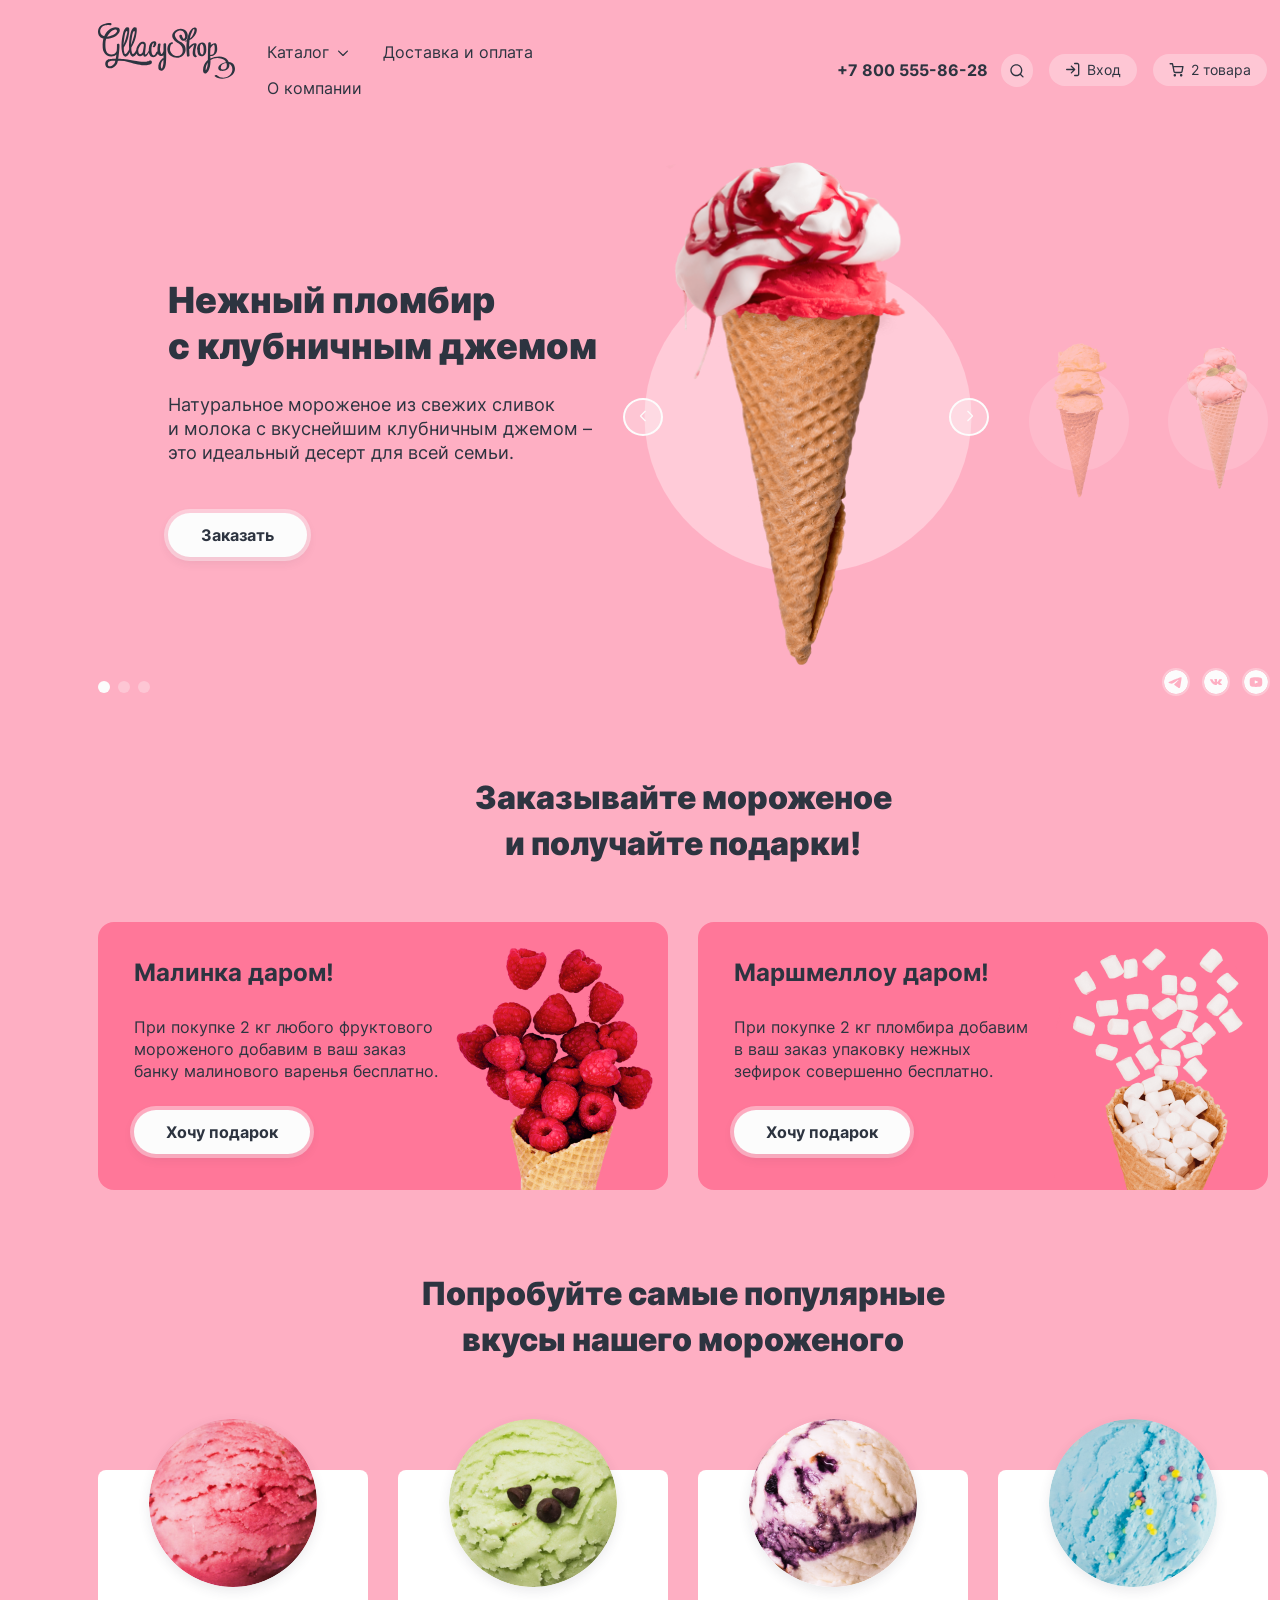
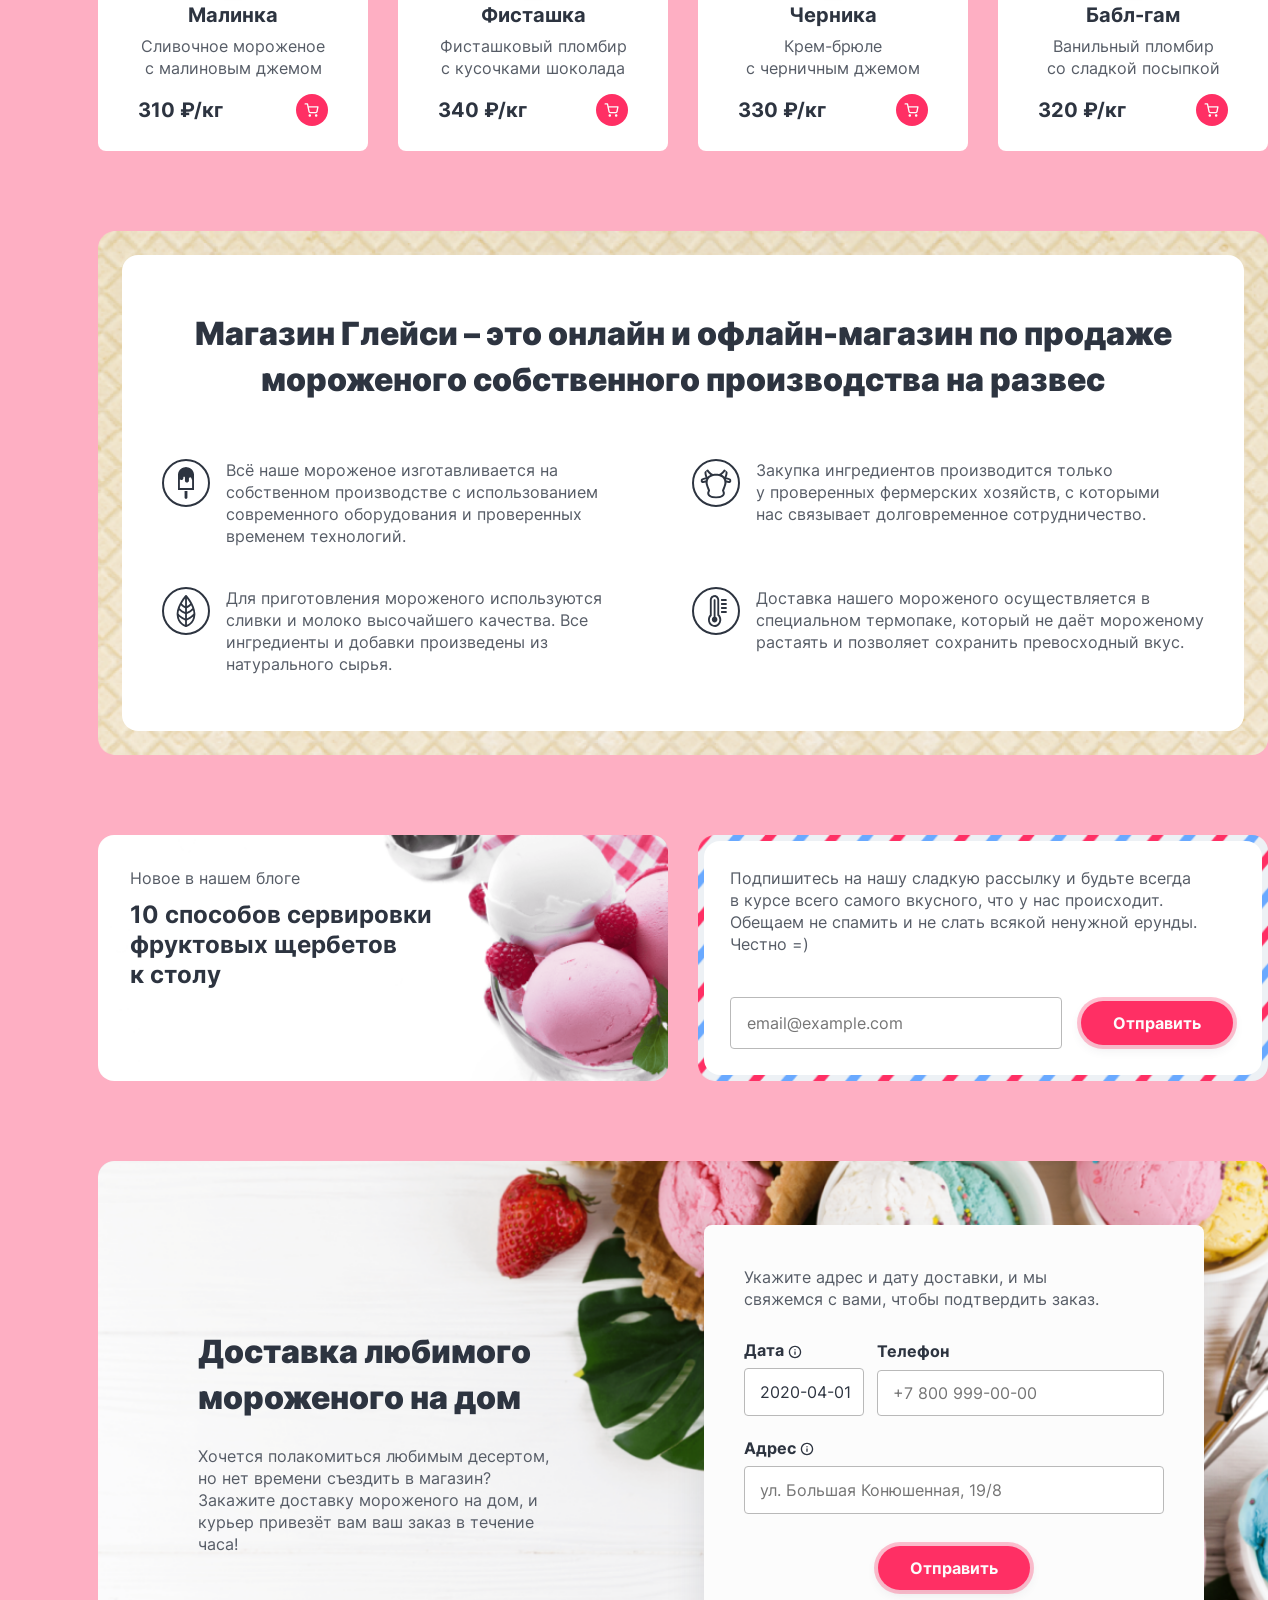
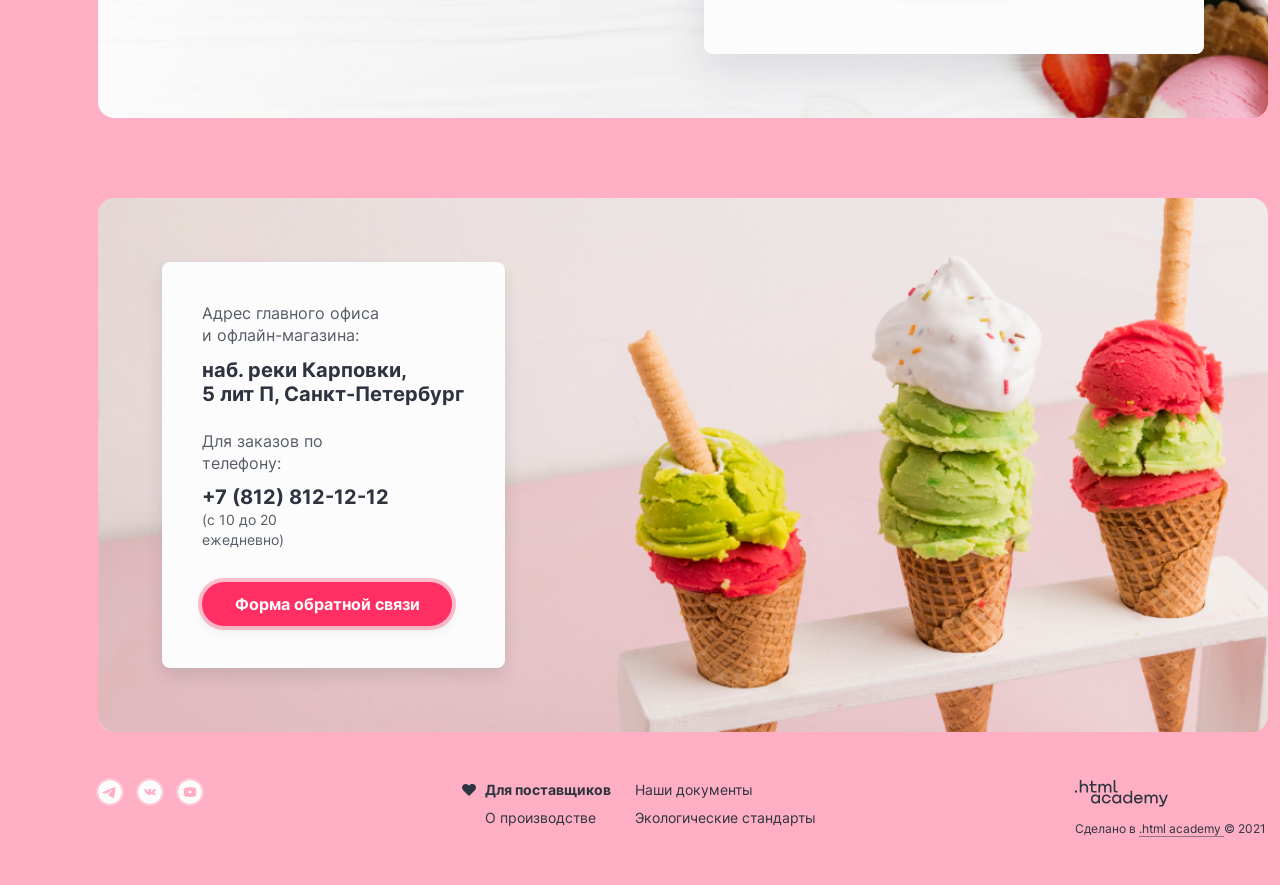
<file: index.html>
<!DOCTYPE html>
<html lang="ru">
  <head>
    <meta charset="utf-8" />
    <meta name="viewport" content="width=device-width, initial-scale=1" />
    <title>HTML Academy: Глейси</title>
    <link rel="stylesheet" href="styles/styles.css" />
    <link rel="icon" href="favicon.ico" />
    <link rel="icon" type="image/png" href="images/favicon-32x32.png" />
  </head>
  <body class="slider-1">
    <header class="main-header">
      <div class="container">
        <nav class="navigation">
          <div class="main-navigation">
            <a class="main-logo" href="#">
              <img
                class="logo"
                src="images/logo-gllacy.svg"
                alt="Логотип магазина мороженного Глейси."
              />
            </a>
            <ul class="main-navigation-list">
              <!-- При добавлении класса active кнопка будет розовой + появится popover -->
              <li class="main-navigation-item tabs-item">
                <a
                  class="main-navigation-link tabs-item-link"
                  href="catalog.html"
                >
                  Каталог
                  <svg
                    class="dropdown-item-svg"
                    aria-label="Развернуть список."
                    xmlns="http://www.w3.org/2000/svg"
                    width="16"
                    height="17"
                    viewBox="0 0 16 17"
                    fill="#2D3440"
                  >
                    <path
                      fill-rule="evenodd"
                      clip-rule="evenodd"
                      d="M3.80812 7.05317C3.54777 6.79282 3.12566 6.79282 2.86531 7.05317C2.60496 7.31352 2.60496 7.73563 2.86531 7.99598L7.52565 12.6563C7.52771 12.6584 7.52979 12.6606 7.53189 12.6626C7.66259 12.7933 7.83404 12.8584 8.00534 12.8579C8.1753 12.8574 8.34511 12.7923 8.47478 12.6626C8.47687 12.6606 8.47894 12.6585 8.48099 12.6564L13.1414 7.99598C13.4017 7.73563 13.4017 7.31352 13.1414 7.05317C12.881 6.79282 12.4589 6.79282 12.1986 7.05317L8.00334 11.2484L3.80812 7.05317Z"
                    /></svg
                ></a>
                <!-- Catalog Dropdown List -->
                <div class="popover-dropdown popover-dropdown-close">
                  <ul class="tabs-dropdown-list">
                    <li class="tabs-dropdown-item new-items">
                      <a class="tabs-dropdown-item-link new-items-link" href="#"
                        >Новинки</a
                      >
                    </li>
                    <li class="tabs-dropdown-item">
                      <a class="tabs-dropdown-item-link" href="catalog.html"
                        >Сливочное</a
                      >
                    </li>
                    <li class="tabs-dropdown-item">
                      <a class="tabs-dropdown-item-link" href="">Щербеты</a>
                    </li>
                    <li class="tabs-dropdown-item">
                      <a class="tabs-dropdown-item-link" href=""
                        >Фруктовый лед</a
                      >
                    </li>
                    <li class="tabs-dropdown-item">
                      <a class="tabs-dropdown-item-link" href="">Мелорин</a>
                    </li>
                  </ul>
                </div>
              </li>
              <li class="main-navigation-item">
                <a class="main-navigation-link" href="">Доставка и оплата</a>
              </li>
              <li class="main-navigation-item">
                <a class="main-navigation-link" href="">О компании</a>
              </li>
            </ul>
          </div>
          <div class="user-navigation">
            <a class="contacts-phone" href="tel:+78005558628"
              >+7 800 555-86-28</a
            >
            <ul class="user-navigation-list">
              <!-- При добавлении класса active кнопка будет розовой + появится popover -->
              <li class="user-navigation-item user-navigation-item-search">
                <a
                  class="user-navigation-link user-navigation-link-search"
                  href="#"
                >
                  <svg
                    class="search"
                    aria-label="Поиск."
                    xmlns="http://www.w3.org/2000/svg"
                    width="16"
                    height="17"
                    viewBox="0 0 16 17"
                    fill="#2D3440"
                  >
                    <path
                      fill-rule="evenodd"
                      clip-rule="evenodd"
                      d="M2.66329 8.18794C2.66329 5.61061 4.75263 3.52128 7.32996 3.52128C9.90729 3.52128 11.9966 5.61061 11.9966 8.18794C11.9966 9.44522 11.4994 10.5864 10.6909 11.4255C10.6681 11.443 10.6461 11.4623 10.6252 11.4832C10.6043 11.5041 10.585 11.5261 10.5675 11.5489C9.72835 12.3574 8.58722 12.8546 7.32996 12.8546C4.75263 12.8546 2.66329 10.7653 2.66329 8.18794ZM11.0751 12.8759C10.0486 13.697 8.74662 14.1879 7.32996 14.1879C4.01625 14.1879 1.32996 11.5017 1.32996 8.18794C1.32996 4.87423 4.01625 2.18794 7.32996 2.18794C10.6437 2.18794 13.33 4.87423 13.33 8.18794C13.33 9.60463 12.839 10.9066 12.0179 11.9331L14.468 14.3832C14.7284 14.6436 14.7284 15.0657 14.468 15.326C14.2077 15.5864 13.7855 15.5864 13.5252 15.326L11.0751 12.8759Z"
                    />
                  </svg>
                </a>

                <!-- Popover Search -->
                <div class="popover popover-search">
                  <div class="popover-search-content">
                    <div class="container-search-form">
                      <form
                        class="search-form"
                        action="https://echo.htmlacademy.ru/"
                        method="get"
                      >
                        <label class="search-label" for="search-gllacy">
                          <span class="visually-hidden">Search</span>
                          <input
                            class="field field-search"
                            type="search"
                            placeholder="Поиск по сайту"
                            name="search-gllacy"
                            id="search-gllacy"
                            required
                          />
                        </label>
                      </form>
                    </div>
                    <!-- При добавлении класса invalid для input - будет состояние ошибки -->

                    <!-- Disabled -->
                  </div>
                </div>
              </li>
              <!-- При добавлении класса active кнопка будет розовой + появится popover -->
              <li class="user-navigation-item user-navigation-item-enter">
                <a
                  class="user-navigation-link user-navigation-link-enter"
                  href="#"
                  ><svg
                    class="enter"
                    aria-label="Вход."
                    xmlns="http://www.w3.org/2000/svg"
                    width="16"
                    height="17"
                    viewBox="0 0 16 17"
                    fill="#2D3440"
                  >
                    <path
                      fill-rule="evenodd"
                      clip-rule="evenodd"
                      d="M9 2.52461C9 2.15642 9.29848 1.85794 9.66667 1.85794H12.3333C12.8638 1.85794 13.3725 2.06865 13.7475 2.44373C14.1226 2.8188 14.3333 3.32751 14.3333 3.85794V13.1913C14.3333 13.7217 14.1226 14.2304 13.7475 14.6055C13.3725 14.9806 12.8638 15.1913 12.3333 15.1913H9.66667C9.29848 15.1913 9 14.8928 9 14.5246C9 14.1564 9.29848 13.8579 9.66667 13.8579H12.3333C12.5101 13.8579 12.6797 13.7877 12.8047 13.6627C12.9298 13.5377 13 13.3681 13 13.1913V3.85794C13 3.68113 12.9298 3.51156 12.8047 3.38654C12.6797 3.26151 12.5101 3.19127 12.3333 3.19127H9.66667C9.29848 3.19127 9 2.8928 9 2.52461ZM5.86189 4.71987C6.12224 4.45952 6.54435 4.45952 6.8047 4.71987L10.1338 8.04897C10.1509 8.06579 10.1671 8.08353 10.1824 8.1021C10.2142 8.1409 10.2411 8.18246 10.2628 8.22589C10.3079 8.31575 10.3333 8.41721 10.3333 8.52461C10.3333 8.63323 10.3074 8.73579 10.2613 8.8264C10.241 8.86635 10.2164 8.90469 10.1876 8.94072C10.1708 8.96172 10.1527 8.98169 10.1335 9.0005L6.8047 12.3293C6.54435 12.5897 6.12224 12.5897 5.86189 12.3293C5.60154 12.069 5.60154 11.6469 5.86189 11.3865L8.05715 9.19127H1.66667C1.29848 9.19127 1 8.8928 1 8.52461C1 8.15642 1.29848 7.85794 1.66667 7.85794H8.05715L5.86189 5.66268C5.60154 5.40233 5.60154 4.98022 5.86189 4.71987Z"
                    /></svg
                  >Вход
                </a>
                <!-- Popover Enter -->
                <div class="popover popover-enter">
                  <div class="popover-enter-content">
                    <h2 class="popover-title">Личный кабинет</h2>
                    <div class="container-enter-form">
                      <form
                        class="enter-form"
                        action="https://echo.htmlacademy.ru/"
                        method="post"
                      >
                        <label class="enter-label" for="enter-gllacy">
                          <span class="visually-hidden">Email</span>
                          <input
                            class="field field-enter"
                            type="email"
                            placeholder="email@example.com"
                            name="enter-gllacy"
                            id="enter-gllacy"
                            required
                          />
                        </label>

                        <label class="enter-label" for="password-gllacy">
                          <span class="visually-hidden">Password</span>
                          <input
                            class="field field-enter field-enter-password"
                            type="password"
                            placeholder="Введите пароль"
                            name="password-gllacy"
                            id="password-gllacy"
                            required
                          />
                        </label>
                        <div class="popover-enter-bottom">
                          <button
                            class="popover-enter-button pink-button"
                            type="submit"
                          >
                            Войти
                          </button>
                          <div class="popover-help">
                            <a
                              class="popover-help-link restore-password"
                              href=""
                              >Забыли пароль?</a
                            >
                            <a class="popover-help-link registration" href=""
                              >Регистрация</a
                            >
                          </div>
                        </div>
                      </form>
                    </div>

                    <!-- При добавлении класса invalid для input - будет состояние ошибки -->
                  </div>
                </div>
              </li>
              <!-- При добавлении класса active кнопка будет розовой + появится popover -->
              <li class="user-navigation-item user-navigation-item-cart">
                <a
                  class="user-navigation-link user-navigation-link-cart"
                  href="#"
                  ><svg
                    class="cart"
                    aria-label="Корзина."
                    xmlns="http://www.w3.org/2000/svg"
                    width="16"
                    height="17"
                    viewBox="0 0 16 17"
                    fill="#2D3440"
                  >
                    <path
                      fill-rule="evenodd"
                      clip-rule="evenodd"
                      d="M1.16667 2.10794C0.798477 2.10794 0.5 2.40642 0.5 2.77461C0.5 3.1428 0.798477 3.44127 1.16667 3.44127H2.93794L3.40537 5.77666C3.40821 5.79461 3.41176 5.81232 3.416 5.82976L4.38338 10.6631L4.3835 10.6637C4.46706 11.0837 4.69562 11.4609 5.02921 11.7295C5.36111 11.9967 5.77595 12.1393 6.20183 12.1328H11.8225C12.2484 12.1393 12.6633 11.9967 12.9952 11.7295C13.3289 11.4608 13.5575 11.0833 13.641 10.6631L13.641 10.6631L13.642 10.6581L14.5691 5.79666C14.6063 5.60149 14.5545 5.39989 14.4279 5.24681C14.3012 5.09372 14.1129 5.00511 13.9142 5.00511H4.61072L4.1381 2.64377C4.07574 2.3322 3.80215 2.10794 3.4844 2.10794H1.16667ZM5.69098 10.4024L4.87759 6.33844H13.1084L12.3328 10.4053C12.31 10.5178 12.2485 10.6188 12.1591 10.6909C12.0691 10.7633 11.9565 10.8018 11.841 10.7996L11.841 10.7994H11.8282H6.19614V10.7993L6.18337 10.7996C6.06787 10.8018 5.95528 10.7633 5.8653 10.6909C5.77531 10.6184 5.71368 10.5166 5.69117 10.4033L5.69098 10.4024ZM4.55739 14.3634C4.55739 13.6754 5.1151 13.1177 5.80307 13.1177C6.49105 13.1177 7.04876 13.6754 7.04876 14.3634C7.04876 15.0513 6.49105 15.6091 5.80307 15.6091C5.1151 15.6091 4.55739 15.0513 4.55739 14.3634ZM10.9307 14.3634C10.9307 13.6754 11.4884 13.1177 12.1764 13.1177C12.8644 13.1177 13.4221 13.6754 13.4221 14.3634C13.4221 15.0513 12.8644 15.6091 12.1764 15.6091C11.4884 15.6091 10.9307 15.0513 10.9307 14.3634Z"
                    /></svg
                  >2 товара
                </a>
                <!-- Popover  Cart 2 Товара-->
                <div class="popover popover-cart">
                  <div class="popover-cart-content">
                    <h2 class="popover-title">Корзина</h2>
                    <ul class="popover-list">
                      <li class="popover-item">
                        <a class="popover-link" href="#">
                          <img
                            class="popover-image"
                            src="images/product-1.jpg"
                            alt="Сливочное мороженое с малиновым джемом."
                            width="46"
                            height="46"
                          />
                          <div class="popover-item-description">
                            <p class="popover-item-title">Малинка</p>
                            <p class="popover-item-amount">1 кг х 310 ₽</p>
                          </div>
                        </a>
                        <p class="popover-item-price">310 ₽</p>
                        <button
                          class="popover-item-close"
                          type="button"
                          aria-label="Удалить товар из корзины."
                        >
                          <svg
                            class="popover-item-cross"
                            xmlns="http://www.w3.org/2000/svg"
                            width="16"
                            height="16"
                            viewBox="0 0 16 16"
                            fill="none"
                          >
                            <path
                              fill-rule="evenodd"
                              clip-rule="evenodd"
                              d="M12.803 4.13807C13.0634 3.87772 13.0634 3.45561 12.803 3.19526C12.5427 2.93491 12.1206 2.93491 11.8602 3.19526L7.99914 7.05633L4.13807 3.19526C3.87772 2.93491 3.45561 2.93491 3.19526 3.19526C2.93491 3.45561 2.93491 3.87772 3.19526 4.13807L7.05633 7.99914L3.19526 11.8602C2.93491 12.1206 2.93491 12.5427 3.19526 12.803C3.45561 13.0634 3.87772 13.0634 4.13807 12.803L7.99914 8.94195L11.8602 12.803C12.1206 13.0634 12.5427 13.0634 12.803 12.803C13.0634 12.5427 13.0634 12.1206 12.803 11.8602L8.94195 7.99914L12.803 4.13807Z"
                              fill="#2D3440"
                            />
                          </svg>
                        </button>
                      </li>
                      <li class="popover-item">
                        <a class="popover-link" href="#">
                          <img
                            class="popover-image"
                            src="images/product-4.jpg"
                            alt="Ванильный пломбир со сладкой посыпкой."
                            width="46"
                            height="46"
                          />
                          <div class="popover-item-description">
                            <p class="popover-item-title">Бабл-гам</p>
                            <p class="popover-item-amount">1,5 кг х 320 ₽</p>
                          </div>
                        </a>
                        <p class="popover-item-price">480 ₽</p>
                        <button
                          class="popover-item-close"
                          type="button"
                          aria-label="Удалить товар из корзины."
                        >
                          <svg
                            class="popover-item-cross"
                            xmlns="http://www.w3.org/2000/svg"
                            width="16"
                            height="16"
                            viewBox="0 0 16 16"
                            fill="none"
                          >
                            <path
                              fill-rule="evenodd"
                              clip-rule="evenodd"
                              d="M12.803 4.13807C13.0634 3.87772 13.0634 3.45561 12.803 3.19526C12.5427 2.93491 12.1206 2.93491 11.8602 3.19526L7.99914 7.05633L4.13807 3.19526C3.87772 2.93491 3.45561 2.93491 3.19526 3.19526C2.93491 3.45561 2.93491 3.87772 3.19526 4.13807L7.05633 7.99914L3.19526 11.8602C2.93491 12.1206 2.93491 12.5427 3.19526 12.803C3.45561 13.0634 3.87772 13.0634 4.13807 12.803L7.99914 8.94195L11.8602 12.803C12.1206 13.0634 12.5427 13.0634 12.803 12.803C13.0634 12.5427 13.0634 12.1206 12.803 11.8602L8.94195 7.99914L12.803 4.13807Z"
                              fill="#2D3440"
                            />
                          </svg>
                        </button>
                      </li>
                    </ul>
                    <div class="popover-bottom">
                      <a class="popover-cart-button-link pink-button" href="">
                        Оформить заказ</a
                      >
                      <span class="sum">Итого: 790 ₽</span>
                    </div>
                  </div>
                </div>

                <!-- Popover Cart Empty - чтобы расcкомментировать эту часть кода, для начала необходимо закомментировать часть - Popover  Cart 2 Товара -->
                <div class="popover popover-empty">
                  <div class="popover-cart-empty">
                    <p class="title-empty">Ваша корзина пока пуста</p>
                  </div>
                </div>
              </li>
            </ul>
          </div>
        </nav>
      </div>
    </header>
    <main class="main-content">
      <h1 class="visually-hidden">Gllacy</h1>

      <!-- Slider -->
      <section class="slider">
        <h2 class="visually-hidden">Слайдер</h2>
        <div class="slider-items">
          <div class="slider-description">
            <div class="slider-item current">
              <h3 class="slider-item-title">
                Нежный пломбир с&nbsp;клубничным джемом
              </h3>
              <p class="slider-item-description">
                Натуральное мороженое из свежих сливок и&nbsp;молока с
                вкуснейшим клубничным джемом – это идеальный десерт для всей
                семьи.
              </p>
              <button class="slider-item-button white-button" type="button">
                Заказать
              </button>
            </div>
            <div class="slider-item">
              <h3 class="slider-item-title">
                Сливочное мороженое со вкусом банана
              </h3>
              <p class="slider-item-description">
                Сливочное мороженое с ярким банановым вкусом подарит вам
                свежесть и наслаждение даже в самый жаркий летний день.
              </p>
              <button class="slider-item-button white-button" type="button">
                Заказать
              </button>
            </div>
            <div class="slider-item">
              <h3 class="slider-item-title">
                Карамельный пломбир с маршмеллоу
              </h3>
              <p class="slider-item-description">
                Необычный сладкий десерт с карамельным топпингом и кусочками
                зефира завоюет сердца сладкоежек всех возрастов.
              </p>
              <button class="slider-item-button white-button" type="button">
                Заказать
              </button>
            </div>
          </div>

          <!-- Slider Image -->
          <div class="slider-images">
            <div class="slider-image current">
              <img
                src="images/slider-1.png"
                alt="Нежный пломбир с клубничным джемом."
              />
            </div>
            <div class="slider-image">
              <img
                src="images/slider-2.png"
                alt="Сливочное мороженое со вкусом банана."
              />
            </div>
            <div class="slider-image">
              <img
                src="images/slider-3.png"
                alt="Карамельный пломбир с маршмеллоу."
              />
            </div>
          </div>
        </div>

        <!-- Slider Pagination -->
        <div class="slider-pagination">
          <button
            class="slider-pagination-button current"
            type="button"
            aria-label="Первый товар."
          ></button>
          <button
            class="slider-pagination-button"
            type="button"
            aria-label="Второй товар."
          ></button>
          <button
            class="slider-pagination-button"
            type="button"
            aria-label="Третий товар."
          ></button>
        </div>

        <!-- Slider Navigation -->
        <div class="slider-nav">
          <button class="slider-nav-button slider-prev" type="button">
            <span class="visually-hidden">Предыдущий товар</span>
            <svg
              class="slider-nav-arrow"
              aria-label="Предыдущий товар."
              xmlns="http://www.w3.org/2000/svg"
              width="17"
              height="16"
              viewBox="0 0 17 16"
              fill="#FCFCFC"
            >
              <path
                fill-rule="evenodd"
                clip-rule="evenodd"
                d="M9.71044 13.1352C9.97014 13.3949 10.3912 13.3949 10.6509 13.1352C10.9106 12.8755 10.9106 12.4545 10.6509 12.1948L6.44961 7.99351L10.6509 3.79219C10.9106 3.53249 10.9106 3.11144 10.6509 2.85174C10.3912 2.59204 9.97017 2.59204 9.71048 2.85174L5.04176 7.52045C5.04081 7.52139 5.03987 7.52233 5.03892 7.52328C4.77922 7.78298 4.77922 8.20403 5.03892 8.46373L9.71044 13.1352Z"
              />
            </svg>
          </button>

          <button class="slider-nav-button slider-next" type="button">
            <span class="visually-hidden">Следующий товар</span>
            <svg
              class="slider-nav-arrow"
              aria-label="Следующий товар."
              xmlns="http://www.w3.org/2000/svg"
              width="17"
              height="16"
              viewBox="0 0 17 16"
              fill="#FCFCFC"
            >
              <path
                fill-rule="evenodd"
                clip-rule="evenodd"
                d="M7.28956 2.86476C7.02986 2.60506 6.60881 2.60506 6.34911 2.86476C6.08941 3.12446 6.08941 3.54551 6.34911 3.80521L10.5504 8.00649L6.34907 12.2078C6.08937 12.4675 6.08937 12.8886 6.34907 13.1483C6.60877 13.408 7.02982 13.408 7.28952 13.1483L11.9582 8.47955C11.9592 8.47861 11.9601 8.47767 11.9611 8.47672C12.2208 8.21702 12.2208 7.79597 11.9611 7.53627L7.28956 2.86476Z"
              />
            </svg>
          </button>
        </div>

        <!-- Slider Social -->
        <div class="slider-item-social">
          <ul class="social-list">
            <li class="social-item">
              <a class="social-link" href="https://t.me/htmlacademy">
                <svg
                  class="social telegram"
                  aria-label="Телеграм."
                  xmlns="http://www.w3.org/2000/svg"
                  width="24"
                  height="24"
                  viewBox="0 0 16 16"
                  fill="none"
                >
                  <path
                    fill-rule="evenodd"
                    clip-rule="evenodd"
                    d="M16 8C16 12.418 12.418 16 8 16C3.582 16 0 12.418 0 8C0 3.582 3.582 0 8 0C12.418 0 16 3.582 16 8ZM8.28667 5.906C7.50867 6.22933 5.95333 6.89933 3.62133 7.91533C3.24267 8.066 3.044 8.21333 3.026 8.35733C2.99533 8.60133 3.30067 8.69733 3.71533 8.82733C3.772 8.84533 3.83067 8.86333 3.89067 8.88333C4.29933 9.016 4.84867 9.17133 5.134 9.17733C5.39333 9.18267 5.68267 9.076 6.002 8.85733C8.18067 7.386 9.30533 6.64267 9.376 6.62667C9.426 6.61533 9.49533 6.60067 9.542 6.64267C9.58867 6.684 9.584 6.76267 9.57933 6.784C9.54867 6.91267 8.35267 8.02533 7.73267 8.60133C7.53933 8.78067 7.40267 8.908 7.37467 8.93733C7.312 9.002 7.248 9.064 7.18667 9.12333C6.80667 9.48867 6.52267 9.76333 7.20267 10.2113C7.52933 10.4267 7.79067 10.6047 8.05133 10.782C8.336 10.976 8.62 11.1693 8.988 11.4107C9.08133 11.472 9.17067 11.5353 9.258 11.5973C9.58933 11.834 9.88733 12.046 10.2553 12.0127C10.4687 11.9927 10.69 11.792 10.802 11.1927C11.0667 9.77533 11.588 6.706 11.7087 5.44067C11.716 5.33561 11.7115 5.23006 11.6953 5.126C11.6856 5.04195 11.6447 4.96462 11.5807 4.90933C11.4853 4.83133 11.3373 4.81467 11.2707 4.816C10.97 4.82133 10.5087 4.982 8.28667 5.906Z"
                    fill="#FCFCFC"
                  />
                </svg>
              </a>
            </li>
            <li class="social-item">
              <a class="social-link" href="https://vk.com/htmlacademy">
                <svg
                  class="social vk"
                  aria-label="ВКонтакте."
                  xmlns="http://www.w3.org/2000/svg"
                  width="24"
                  height="24"
                  viewBox="0 0 16 16"
                  fill="none"
                >
                  <path
                    fill-rule="evenodd"
                    clip-rule="evenodd"
                    d="M16 8C16 12.4183 12.4183 16 8 16C3.58172 16 0 12.4183 0 8C0 3.58172 3.58172 0 8 0C12.4183 0 16 3.58172 16 8ZM8.39228 9.98325H7.91409C7.91409 9.98325 6.85898 10.0389 5.92986 9.19111C4.91657 8.26636 4.02166 6.43135 4.02166 6.43135C4.02166 6.43135 3.97008 6.31103 4.02612 6.25287C4.08911 6.18748 4.2607 6.18329 4.2607 6.18329L5.40378 6.17672C5.40378 6.17672 5.51151 6.19252 5.58862 6.24211C5.65216 6.28304 5.68778 6.35957 5.68778 6.35957C5.68778 6.35957 5.87252 6.76907 6.11721 7.13954C6.59475 7.86277 6.81717 8.02097 6.97932 7.94349C7.21553 7.8305 7.14472 6.92108 7.14472 6.92108C7.14472 6.92108 7.14907 6.59097 7.0258 6.44401C6.93034 6.33007 6.75027 6.29685 6.67077 6.28752C6.60647 6.28 6.71204 6.14912 6.84888 6.09038C7.05458 6.00205 7.41787 5.99701 7.84708 6.00091C8.18147 6.00386 8.2777 6.02214 8.40846 6.04984C8.71183 6.11404 8.70237 6.31976 8.68196 6.76362C8.67586 6.89625 8.66879 7.05014 8.66879 7.22787C8.66879 7.26786 8.66746 7.31048 8.66609 7.35433C8.659 7.58166 8.65089 7.84192 8.82159 7.93863C8.90913 7.98813 9.1233 7.94606 9.65894 7.14887C9.91286 6.77107 10.1032 6.32683 10.1032 6.32683C10.1032 6.32683 10.1448 6.24763 10.2095 6.21365C10.2756 6.179 10.3648 6.18966 10.3648 6.18966L11.5677 6.1831C11.5677 6.1831 11.9291 6.14531 11.9877 6.28828C12.049 6.43839 11.8526 6.78887 11.3611 7.36294C10.8976 7.90445 10.6707 8.10579 10.6886 8.2824C10.7018 8.41323 10.8493 8.53049 11.1343 8.76238C11.7265 9.24409 11.8843 9.49702 11.9218 9.55713C11.9248 9.56199 11.9271 9.56559 11.9287 9.56795C12.1937 9.95308 11.6348 9.98325 11.6348 9.98325L10.5665 9.99629C10.5665 9.99629 10.3369 10.0362 10.0347 9.85427C9.87671 9.75923 9.72223 9.60401 9.57505 9.45612C9.35005 9.23004 9.1421 9.02109 8.96463 9.07041C8.66683 9.15322 8.67617 9.71559 8.67617 9.71559C8.67617 9.71559 8.67834 9.83571 8.61046 9.89968C8.53672 9.96936 8.39228 9.98325 8.39228 9.98325Z"
                    fill="#FCFCFC"
                  />
                </svg>
              </a>
            </li>
            <li class="social-item">
              <a
                class="social-link"
                href="https://www.youtube.com/user/htmlacademyru"
              >
                <svg
                  class="social youtube"
                  aria-label="Ютуб."
                  xmlns="http://www.w3.org/2000/svg"
                  width="24"
                  height="24"
                  viewBox="0 0 16 16"
                  fill="none"
                >
                  <path
                    d="M9.33583 7.86083L7.46417 6.9875C7.30083 6.91167 7.16667 6.99667 7.16667 7.1775V8.8225C7.16667 9.00333 7.30083 9.08833 7.46417 9.0125L9.335 8.13917C9.49917 8.0625 9.49917 7.9375 9.33583 7.86083ZM8 0C3.58167 0 0 3.58167 0 8C0 12.4183 3.58167 16 8 16C12.4183 16 16 12.4183 16 8C16 3.58167 12.4183 0 8 0ZM8 11.25C3.905 11.25 3.83333 10.8808 3.83333 8C3.83333 5.11917 3.905 4.75 8 4.75C12.095 4.75 12.1667 5.11917 12.1667 8C12.1667 10.8808 12.095 11.25 8 11.25Z"
                    fill="#FCFCFC"
                  />
                </svg>
              </a>
            </li>
          </ul>
        </div>
      </section>

      <!-- Promotion -->
      <section class="promotion">
        <h2 class="promotion-main-title section-title">
          Заказывайте мороженое и получайте подарки!
        </h2>

        <ul class="promotion-list">
          <li class="promotion-item">
            <div class="promotion-text">
              <h3 class="promotion-title">Малинка даром!</h3>
              <p class="promotion-description">
                При покупке 2 кг любого фруктового мороженого добавим в ваш
                заказ банку малинового варенья бесплатно.
              </p>
              <button class="promotion-button white-button" type="button">
                Хочу подарок
              </button>
            </div>

            <img
              class="promotion-image"
              width="219"
              height="268"
              src="images/gift-1.png"
              alt="Свежая малинка."
            />
          </li>
          <li class="promotion-item">
            <div class="promotion-text">
              <h3 class="promotion-title">Маршмеллоу даром!</h3>
              <p class="promotion-description">
                При покупке 2 кг пломбира добавим в&nbsp;ваш заказ упаковку
                нежных зефирок совершенно бесплатно.
              </p>
              <button class="promotion-button white-button" type="button">
                Хочу подарок
              </button>
            </div>

            <img
              class="promotion-image"
              width="219"
              height="268"
              src="images/gift-2.png"
              alt="Россыпь маршмеллоу."
            />
          </li>
        </ul>
      </section>

      <!-- Popular product-->
      <section class="popular-product">
        <h2 class="product-title section-title">
          Попробуйте самые популярные вкусы нашего мороженого
        </h2>
        <ul class="product-list">
          <li class="product-card">
            <a class="product-card-image-link" href="#">
              <img
                class="product-image"
                width="168"
                height="168"
                src="images/product-1.jpg"
                alt="Сливочное мороженое с малиновым джемом."
              />
            </a>
            <div class="product-container">
              <div class="product-text">
                <a class="product-card-title-link" href="">
                  <h3 class="product-card-title">Малинка</h3>
                </a>
                <p class="product-card-description">
                  Сливочное мороженое с малиновым джемом
                </p>
                <div class="buy">
                  <span class="product-price">310 ₽/кг</span>
                  <button class="product-buy" type="button">
                    <svg
                      class="product-cart-icon"
                      aria-label="Добавить товар в корзину."
                      xmlns="http://www.w3.org/2000/svg"
                      width="16"
                      height="16"
                      viewBox="0 0 16 16"
                      fill="#FCFCFC"
                    >
                      <path
                        fill-rule="evenodd"
                        clip-rule="evenodd"
                        d="M1.16667 1.25C0.798477 1.25 0.5 1.54848 0.5 1.91667C0.5 2.28486 0.798477 2.58333 1.16667 2.58333H2.93794L3.40537 4.91872C3.40821 4.93667 3.41176 4.95438 3.416 4.97182L4.38338 9.80515L4.3835 9.80571C4.46706 10.2257 4.69562 10.603 5.02921 10.8715C5.36111 11.1387 5.77595 11.2813 6.20183 11.2748H11.8225C12.2484 11.2813 12.6633 11.1387 12.9952 10.8715C13.3289 10.6029 13.5575 10.2254 13.641 9.80515L13.641 9.80515L13.642 9.80016L14.5691 4.93872C14.6063 4.74355 14.5545 4.54195 14.4279 4.38887C14.3012 4.23578 14.1129 4.14716 13.9142 4.14716H4.61072L4.1381 1.78583C4.07574 1.47426 3.80215 1.25 3.4844 1.25H1.16667ZM5.69098 9.54444L4.87759 5.4805H13.1084L12.3328 9.54736C12.31 9.65988 12.2485 9.7609 12.1591 9.83291C12.0691 9.90535 11.9565 9.94383 11.841 9.94162L11.841 9.94149H11.8282H6.19614V9.94137L6.18337 9.94162C6.06787 9.94383 5.95528 9.90535 5.8653 9.83291C5.77531 9.76048 5.71368 9.6587 5.69117 9.5454L5.69098 9.54444ZM4.55739 13.5054C4.55739 12.8175 5.1151 12.2597 5.80307 12.2597C6.49105 12.2597 7.04876 12.8175 7.04876 13.5054C7.04876 14.1934 6.49105 14.7511 5.80307 14.7511C5.1151 14.7511 4.55739 14.1934 4.55739 13.5054ZM10.9307 13.5054C10.9307 12.8175 11.4884 12.2597 12.1764 12.2597C12.8644 12.2597 13.4221 12.8175 13.4221 13.5054C13.4221 14.1934 12.8644 14.7511 12.1764 14.7511C11.4884 14.7511 10.9307 14.1934 10.9307 13.5054Z"
                      />
                    </svg>
                  </button>
                </div>
              </div>
            </div>
          </li>
          <li class="product-card">
            <a class="product-card-image-link" href="#"
              ><img
                class="product-image"
                width="168"
                height="168"
                src="images/product-2.jpg"
                alt="Фисташковый пломбир с кусочками шоколада."
            /></a>
            <div class="product-container">
              <div class="product-text">
                <a class="product-card-title-link" href=""
                  ><h3 class="product-card-title">Фисташка</h3></a
                >
                <p class="product-card-description">
                  Фисташковый пломбир с кусочками шоколада
                </p>
                <div class="buy">
                  <span class="product-price">340 ₽/кг</span>
                  <button class="product-buy" type="button">
                    <svg
                      class="product-cart-icon"
                      aria-label="Добавить товар в корзину."
                      xmlns="http://www.w3.org/2000/svg"
                      width="16"
                      height="16"
                      viewBox="0 0 16 16"
                      fill="#FCFCFC"
                    >
                      <path
                        fill-rule="evenodd"
                        clip-rule="evenodd"
                        d="M1.16667 1.25C0.798477 1.25 0.5 1.54848 0.5 1.91667C0.5 2.28486 0.798477 2.58333 1.16667 2.58333H2.93794L3.40537 4.91872C3.40821 4.93667 3.41176 4.95438 3.416 4.97182L4.38338 9.80515L4.3835 9.80571C4.46706 10.2257 4.69562 10.603 5.02921 10.8715C5.36111 11.1387 5.77595 11.2813 6.20183 11.2748H11.8225C12.2484 11.2813 12.6633 11.1387 12.9952 10.8715C13.3289 10.6029 13.5575 10.2254 13.641 9.80515L13.641 9.80515L13.642 9.80016L14.5691 4.93872C14.6063 4.74355 14.5545 4.54195 14.4279 4.38887C14.3012 4.23578 14.1129 4.14716 13.9142 4.14716H4.61072L4.1381 1.78583C4.07574 1.47426 3.80215 1.25 3.4844 1.25H1.16667ZM5.69098 9.54444L4.87759 5.4805H13.1084L12.3328 9.54736C12.31 9.65988 12.2485 9.7609 12.1591 9.83291C12.0691 9.90535 11.9565 9.94383 11.841 9.94162L11.841 9.94149H11.8282H6.19614V9.94137L6.18337 9.94162C6.06787 9.94383 5.95528 9.90535 5.8653 9.83291C5.77531 9.76048 5.71368 9.6587 5.69117 9.5454L5.69098 9.54444ZM4.55739 13.5054C4.55739 12.8175 5.1151 12.2597 5.80307 12.2597C6.49105 12.2597 7.04876 12.8175 7.04876 13.5054C7.04876 14.1934 6.49105 14.7511 5.80307 14.7511C5.1151 14.7511 4.55739 14.1934 4.55739 13.5054ZM10.9307 13.5054C10.9307 12.8175 11.4884 12.2597 12.1764 12.2597C12.8644 12.2597 13.4221 12.8175 13.4221 13.5054C13.4221 14.1934 12.8644 14.7511 12.1764 14.7511C11.4884 14.7511 10.9307 14.1934 10.9307 13.5054Z"
                      />
                    </svg>
                  </button>
                </div>
              </div>
            </div>
          </li>
          <li class="product-card">
            <a class="product-card-image-link" href="#"
              ><img
                class="product-image"
                width="168"
                height="168"
                src="images/product-3.jpg"
                alt="Крем-брюле с черничным джемом."
            /></a>
            <div class="product-container">
              <div class="product-text">
                <a class="product-card-title-link" href=""
                  ><h3 class="product-card-title">Черника</h3></a
                >
                <p class="product-card-description">
                  Крем-брюле с&nbsp;черничным джемом
                </p>
                <div class="buy">
                  <span class="product-price">330 ₽/кг</span>
                  <button class="product-buy" type="button">
                    <svg
                      class="product-cart-icon"
                      aria-label="Добавить товар в корзину."
                      xmlns="http://www.w3.org/2000/svg"
                      width="16"
                      height="16"
                      viewBox="0 0 16 16"
                      fill="#FCFCFC"
                    >
                      <path
                        fill-rule="evenodd"
                        clip-rule="evenodd"
                        d="M1.16667 1.25C0.798477 1.25 0.5 1.54848 0.5 1.91667C0.5 2.28486 0.798477 2.58333 1.16667 2.58333H2.93794L3.40537 4.91872C3.40821 4.93667 3.41176 4.95438 3.416 4.97182L4.38338 9.80515L4.3835 9.80571C4.46706 10.2257 4.69562 10.603 5.02921 10.8715C5.36111 11.1387 5.77595 11.2813 6.20183 11.2748H11.8225C12.2484 11.2813 12.6633 11.1387 12.9952 10.8715C13.3289 10.6029 13.5575 10.2254 13.641 9.80515L13.641 9.80515L13.642 9.80016L14.5691 4.93872C14.6063 4.74355 14.5545 4.54195 14.4279 4.38887C14.3012 4.23578 14.1129 4.14716 13.9142 4.14716H4.61072L4.1381 1.78583C4.07574 1.47426 3.80215 1.25 3.4844 1.25H1.16667ZM5.69098 9.54444L4.87759 5.4805H13.1084L12.3328 9.54736C12.31 9.65988 12.2485 9.7609 12.1591 9.83291C12.0691 9.90535 11.9565 9.94383 11.841 9.94162L11.841 9.94149H11.8282H6.19614V9.94137L6.18337 9.94162C6.06787 9.94383 5.95528 9.90535 5.8653 9.83291C5.77531 9.76048 5.71368 9.6587 5.69117 9.5454L5.69098 9.54444ZM4.55739 13.5054C4.55739 12.8175 5.1151 12.2597 5.80307 12.2597C6.49105 12.2597 7.04876 12.8175 7.04876 13.5054C7.04876 14.1934 6.49105 14.7511 5.80307 14.7511C5.1151 14.7511 4.55739 14.1934 4.55739 13.5054ZM10.9307 13.5054C10.9307 12.8175 11.4884 12.2597 12.1764 12.2597C12.8644 12.2597 13.4221 12.8175 13.4221 13.5054C13.4221 14.1934 12.8644 14.7511 12.1764 14.7511C11.4884 14.7511 10.9307 14.1934 10.9307 13.5054Z"
                      />
                    </svg>
                  </button>
                </div>
              </div>
            </div>
          </li>
          <li class="product-card">
            <a class="product-card-image-link" href="#"
              ><img
                class="product-image"
                width="168"
                height="168"
                src="images/product-4.jpg"
                alt="Ванильный пломбир со сладкой посыпкой."
            /></a>
            <div class="product-container">
              <div class="product-text">
                <a class="product-card-title-link" href=""
                  ><h3 class="product-card-title">Бабл-гам</h3></a
                >
                <p class="product-card-description">
                  Ванильный пломбир со&nbsp;сладкой посыпкой
                </p>
                <div class="buy">
                  <span class="product-price">320 ₽/кг</span>
                  <button class="product-buy" type="button">
                    <svg
                      class="product-cart-icon"
                      aria-label="Добавить товар в корзину."
                      xmlns="http://www.w3.org/2000/svg"
                      width="16"
                      height="16"
                      viewBox="0 0 16 16"
                      fill="#FCFCFC"
                    >
                      <path
                        fill-rule="evenodd"
                        clip-rule="evenodd"
                        d="M1.16667 1.25C0.798477 1.25 0.5 1.54848 0.5 1.91667C0.5 2.28486 0.798477 2.58333 1.16667 2.58333H2.93794L3.40537 4.91872C3.40821 4.93667 3.41176 4.95438 3.416 4.97182L4.38338 9.80515L4.3835 9.80571C4.46706 10.2257 4.69562 10.603 5.02921 10.8715C5.36111 11.1387 5.77595 11.2813 6.20183 11.2748H11.8225C12.2484 11.2813 12.6633 11.1387 12.9952 10.8715C13.3289 10.6029 13.5575 10.2254 13.641 9.80515L13.641 9.80515L13.642 9.80016L14.5691 4.93872C14.6063 4.74355 14.5545 4.54195 14.4279 4.38887C14.3012 4.23578 14.1129 4.14716 13.9142 4.14716H4.61072L4.1381 1.78583C4.07574 1.47426 3.80215 1.25 3.4844 1.25H1.16667ZM5.69098 9.54444L4.87759 5.4805H13.1084L12.3328 9.54736C12.31 9.65988 12.2485 9.7609 12.1591 9.83291C12.0691 9.90535 11.9565 9.94383 11.841 9.94162L11.841 9.94149H11.8282H6.19614V9.94137L6.18337 9.94162C6.06787 9.94383 5.95528 9.90535 5.8653 9.83291C5.77531 9.76048 5.71368 9.6587 5.69117 9.5454L5.69098 9.54444ZM4.55739 13.5054C4.55739 12.8175 5.1151 12.2597 5.80307 12.2597C6.49105 12.2597 7.04876 12.8175 7.04876 13.5054C7.04876 14.1934 6.49105 14.7511 5.80307 14.7511C5.1151 14.7511 4.55739 14.1934 4.55739 13.5054ZM10.9307 13.5054C10.9307 12.8175 11.4884 12.2597 12.1764 12.2597C12.8644 12.2597 13.4221 12.8175 13.4221 13.5054C13.4221 14.1934 12.8644 14.7511 12.1764 14.7511C11.4884 14.7511 10.9307 14.1934 10.9307 13.5054Z"
                      />
                    </svg>
                  </button>
                </div>
              </div>
            </div>
          </li>
        </ul>
      </section>

      <!-- About -->
      <section class="about">
        <div class="about-container">
          <h2 class="about-title section-title">
            Магазин Глейси – это онлайн и офлайн-магазин по продаже мороженого
            собственного производства на развес
          </h2>
          <ul class="about-list">
            <li class="about-item">
              <svg
                class="about-icon"
                aria-label="Производство."
                xmlns="http://www.w3.org/2000/svg"
                width="32"
                height="32"
                viewBox="0 0 32 32"
                fill="none"
              >
                <path
                  d="M16 0C14.042 0.00226696 12.1526 0.721694 10.689 2.02231C9.22536 3.32294 8.28885 5.11465 8.05647 7.05882H8V22.9459H24V7.05882H23.9435C23.7111 5.11465 22.7746 3.32294 21.311 2.02231C19.8474 0.721694 17.958 0.00226696 16 0ZM22.1176 21.0635H9.88235V12.3859C10.0569 12.5964 10.2801 12.7612 10.5326 12.8662C10.7851 12.9711 11.0594 13.013 11.3318 12.9882C12.5459 12.9882 13.3365 12.3106 13.3365 11.4541V10.6353C13.3242 10.5223 13.3359 10.408 13.3708 10.2998C13.4057 10.1917 13.4629 10.0921 13.5388 10.0075C13.6147 9.92291 13.7076 9.85527 13.8114 9.80897C13.9152 9.76266 14.0275 9.73873 14.1412 9.73873C14.2548 9.73873 14.3672 9.76266 14.471 9.80897C14.5748 9.85527 14.6676 9.92291 14.7435 10.0075C14.8195 10.0921 14.8767 10.1917 14.9116 10.2998C14.9464 10.408 14.9581 10.5223 14.9459 10.6353V13.7318C14.949 13.9809 15.0049 14.2266 15.1101 14.4525C15.2152 14.6784 15.3671 14.8794 15.5557 15.0422C15.7443 15.205 15.9654 15.326 16.2042 15.397C16.443 15.468 16.6942 15.4875 16.9412 15.4541C17.1822 15.4885 17.4278 15.4721 17.6622 15.4062C17.8966 15.3402 18.1146 15.2261 18.3024 15.0711C18.4902 14.9161 18.6436 14.7236 18.7528 14.5059C18.8619 14.2883 18.9245 14.0503 18.9365 13.8071V11.7271C18.9213 11.5516 18.9428 11.375 18.9996 11.2083C19.0563 11.0417 19.1471 10.8886 19.2661 10.7589C19.3851 10.6291 19.5298 10.5255 19.691 10.4547C19.8521 10.3838 20.0263 10.3472 20.2024 10.3472C20.3784 10.3472 20.5526 10.3838 20.7137 10.4547C20.8749 10.5255 21.0196 10.6291 21.1386 10.7589C21.2576 10.8886 21.3484 11.0417 21.4052 11.2083C21.4619 11.375 21.4834 11.5516 21.4682 11.7271C21.4651 11.7552 21.4651 11.7836 21.4682 11.8118C21.492 11.994 21.5626 12.1669 21.6731 12.3137C21.7836 12.4605 21.9303 12.5762 22.0988 12.6494V21.12L22.1176 21.0635Z"
                  fill="#2D3440"
                />
                <path
                  d="M14.5882 30.5882C14.5882 30.9627 14.737 31.3217 15.0017 31.5865C15.2665 31.8513 15.6256 32 16 32C16.3744 32 16.7335 31.8513 16.9983 31.5865C17.263 31.3217 17.4118 30.9627 17.4118 30.5882V23.8871H14.5882V30.5882Z"
                  fill="#2D3440"
                />
              </svg>
              <p class="about-description">
                Всё наше мороженое изготавливается на собственном производстве с
                использованием современного оборудования и проверенных временем
                технологий.
              </p>
            </li>
            <li class="about-item">
              <svg
                class="about-icon"
                aria-label="Ингридиенты."
                xmlns="http://www.w3.org/2000/svg"
                width="33"
                height="32"
                viewBox="0 0 33 32"
                fill="none"
              >
                <g clip-path="url(#clip0_63_4752)">
                  <path
                    d="M27.249 10.2868C27.974 8.80266 28.3877 7.19428 28.4663 5.55457C28.5449 3.91487 28.2868 2.27635 27.7069 0.733729C27.6454 0.545774 27.5283 0.379397 27.3701 0.255243C27.2118 0.131088 27.0193 0.0546191 26.8165 0.0353232C26.6138 0.0160272 26.4096 0.0547534 26.2293 0.146697C26.0491 0.238641 25.9007 0.379756 25.8026 0.552534C24.4811 2.83761 21.6404 6.52192 19.5593 6.69304H19.4656C18.5088 6.51104 17.5374 6.40999 16.5624 6.39105C15.584 6.40976 14.6092 6.51081 13.6489 6.69304H13.576C11.4949 6.53198 8.61254 2.84768 7.28062 0.5626C7.18772 0.379765 7.03967 0.228499 6.85602 0.128794C6.67237 0.0290884 6.46177 -0.0143639 6.25205 0.00417911C6.04233 0.0227221 5.84337 0.102388 5.68144 0.232648C5.51952 0.362908 5.40227 0.537632 5.34517 0.733729C4.75518 2.27092 4.48722 3.90631 4.55689 5.54466C4.62656 7.183 5.03247 8.79157 5.75099 10.2767C3.94041 10.4981 1.64077 11.0619 0.808319 12.4812C0.606372 12.8176 0.5 13.1996 0.5 13.5885C0.5 13.9775 0.606372 14.3595 0.808319 14.6958C1.04668 15.1071 1.40147 15.444 1.83096 15.6669C2.26045 15.8898 2.7468 15.9895 3.23283 15.9541C4.095 15.9371 4.94736 15.7735 5.75099 15.471C5.74385 16.0141 5.78914 16.5567 5.88626 17.0916C6.35074 18.8799 6.9596 20.6301 7.70725 22.3262C7.90495 22.7993 8.12347 23.3328 8.23793 23.6549C7.89611 24.4629 7.62801 25.2982 7.4367 26.1514C7.38729 26.7542 7.46512 27.3605 7.66547 27.9333C7.86582 28.5061 8.1845 29.0335 8.60213 29.4834C10.1109 31.1544 12.7644 32 16.5312 32C20.2981 32 22.9619 31.1544 24.4603 29.4834C24.88 29.0348 25.2 28.5076 25.4005 27.9344C25.6009 27.3613 25.6776 26.7544 25.6257 26.1514C25.4379 25.2985 25.1733 24.4632 24.8349 23.6549C24.9494 23.3328 25.1679 22.8094 25.3552 22.3262C26.1107 20.633 26.7198 18.8822 27.1762 17.0916C27.2812 16.5576 27.33 16.0146 27.3218 15.471C28.0992 15.7646 28.9226 15.928 29.7568 15.9541C30.2441 15.989 30.7317 15.8892 31.1628 15.6664C31.5938 15.4437 31.9506 15.1071 32.1917 14.6958C32.3936 14.3595 32.5 13.9775 32.5 13.5885C32.5 13.1996 32.3936 12.8176 32.1917 12.4812C31.3696 11.1122 29.07 10.5082 27.249 10.2868ZM26.2605 3.60266C26.6358 5.70773 26.2693 7.87373 25.2199 9.75323C24.9591 9.44688 24.6812 9.15452 24.3875 8.87745C23.7994 8.35447 23.1284 7.92623 22.4 7.60909C23.9008 6.48278 25.2043 5.12998 26.2605 3.60266ZM6.79155 3.60266C7.83719 5.14061 9.13803 6.50107 10.6416 7.62922C9.91452 7.93761 9.24889 8.3669 8.67497 8.89759C8.37702 9.17376 8.09561 9.46616 7.83211 9.77337C6.7796 7.8876 6.41311 5.71424 6.79155 3.60266ZM2.69174 13.7295C2.59809 13.5684 2.6293 13.5181 2.69174 13.4778C2.93107 13.0852 4.13812 12.4712 6.44817 12.2396C6.3337 12.5316 6.22965 12.8235 6.136 13.1255C4.78327 13.7999 2.97269 14.2227 2.69174 13.7295ZM25.1263 16.7494C24.6904 18.4019 24.127 20.0204 23.4405 21.5913C23.1688 22.2068 22.9291 22.835 22.7226 23.4738L22.6601 23.7858L22.7746 24.0677C23.1037 24.8353 23.3716 25.6261 23.5758 26.4333C23.5868 26.7508 23.5327 27.0673 23.4166 27.3644C23.3006 27.6616 23.1248 27.9336 22.8995 28.1647C22.1503 29.0002 20.4437 29.9867 16.5416 29.9867C12.6395 29.9867 10.933 28.9801 10.1838 28.1647C9.73452 27.6944 9.49197 27.0735 9.50742 26.4333C9.71588 25.6261 9.9872 24.8353 10.3191 24.0677L10.4335 23.7858L10.3607 23.4738C10.1653 22.8294 9.92901 22.1974 9.6531 21.5813C8.9547 20.0024 8.38414 18.3735 7.94658 16.7091C7.74813 15.5489 7.84533 14.3593 8.22975 13.2436C8.61417 12.128 9.2742 11.1199 10.1526 10.3069C11.7238 8.77679 15.2825 8.43453 16.5208 8.42447C17.7591 8.4144 21.245 8.76673 22.9099 10.327C23.7936 11.1323 24.4582 12.1361 24.8449 13.2494C25.2315 14.3626 25.3281 15.551 25.1263 16.7091V16.7494ZM30.3291 13.7295C30.0585 14.2127 28.2479 13.7999 26.9576 13.1355C26.8744 12.8336 26.7703 12.5416 26.6559 12.2396C28.9451 12.4712 30.1418 13.0852 30.3707 13.4778C30.4227 13.5181 30.4435 13.5684 30.3499 13.7295H30.3291Z"
                    fill="#2D3440"
                  />
                </g>
                <defs>
                  <clipPath id="clip0_63_4752">
                    <rect
                      width="32"
                      height="32"
                      fill="white"
                      transform="translate(0.5)"
                    />
                  </clipPath>
                </defs>
              </svg>
              <p class="about-description">
                Закупка ингредиентов производится только у&nbsp;проверенных
                фермерских хозяйств, с которыми нас&nbsp;связывает
                долговременное сотрудничество.
              </p>
            </li>
            <li class="about-item">
              <svg
                class="about-icon"
                aria-label="Поставщики."
                xmlns="http://www.w3.org/2000/svg"
                width="32"
                height="32"
                viewBox="0 0 32 32"
                fill="none"
              >
                <path
                  d="M25.3243 18.4851C24.9176 9.40971 17.0094 0.620945 16.6569 0.238825C16.6569 0.238825 16.6569 0.238825 16.6118 0.238825L16.5033 0.114636L16.3858 0.038212H15.8797L15.708 0H15.6628L15.5001 0.114636L15.4007 0.200613C15.4007 0.200613 15.4007 0.200613 15.3555 0.200613C15.003 0.620945 7.09482 9.41926 6.67004 18.4851C6.66555 18.5518 6.66555 18.6189 6.67004 18.6857C6.67004 19.0296 6.67004 19.3735 6.67004 19.7269C7.01348 29.5665 15.708 31.9739 15.7803 31.993H16.0062C16.0813 32.0023 16.1571 32.0023 16.2322 31.993C16.3135 31.993 24.9989 29.5188 25.3333 19.7269C25.3333 19.3735 25.3333 19.0296 25.3333 18.6857C25.3333 18.6188 25.3243 18.5519 25.3243 18.4851ZM9.05605 15.132C10.8613 16.772 12.9024 18.0974 15.1024 19.0582V23.4049C12.8881 22.2489 9.48083 20.195 8.47763 18.3895C8.55902 17.2871 8.74369 16.1959 9.02894 15.132H9.05605ZM10.8636 10.2599C12.0457 11.5651 13.4961 12.5653 15.1024 13.1831V16.947C13.083 16.0461 11.2431 14.7496 9.67967 13.1258C10.0235 12.1479 10.4188 11.1912 10.8636 10.2599ZM22.3508 13.1258C20.7881 14.7505 18.948 16.0471 16.9281 16.947V13.1831C18.5215 12.5601 19.959 11.5602 21.1307 10.2599C21.5866 11.1779 21.994 12.1219 22.3508 13.0876V13.1258ZM16.9281 11.1579V3.5155C18.136 5.08129 19.2383 6.73485 20.2269 8.46396C19.3552 9.6354 18.2129 10.55 16.91 11.1197L16.9281 11.1579ZM16.9281 23.424V19.0582C19.1365 18.106 21.1868 16.787 23.0016 15.1511C23.2784 16.219 23.454 17.3135 23.5258 18.4182C22.5316 20.195 19.1243 22.2394 16.91 23.3857L16.9281 23.424ZM15.1205 11.1579C13.8116 10.5809 12.6681 9.65222 11.8036 8.46396C12.7904 6.71844 13.8928 5.04887 15.1024 3.46774L15.1205 11.1579ZM8.66742 21.4083C10.6441 23.05 12.8055 24.4265 15.1024 25.5065V29.7098C13.4593 29.0042 12.0095 27.8747 10.8855 26.4246C9.7614 24.9745 8.99886 23.2499 8.66742 21.4083ZM16.91 29.7194V25.497C19.2088 24.4248 21.3707 23.0511 23.345 21.4083C23.0276 23.2569 22.2704 24.9898 21.1447 26.4437C20.0189 27.8977 18.5616 29.025 16.91 29.7194Z"
                  fill="#2D3440"
                />
              </svg>
              <p class="about-description">
                Для приготовления мороженого используются сливки и молоко
                высочайшего качества. Все ингредиенты и&nbsp;добавки произведены
                из натурального сырья.
              </p>
            </li>
            <li class="about-item">
              <svg
                class="about-icon"
                aria-label="Оборудование."
                xmlns="http://www.w3.org/2000/svg"
                width="32"
                height="32"
                viewBox="0 0 32 32"
                fill="none"
              >
                <path
                  d="M19.1889 5.06946C19.1889 3.72496 18.6972 2.43552 17.8221 1.48481C16.9469 0.534102 15.7599 0 14.5222 0C13.2846 0 12.0976 0.534102 11.2224 1.48481C10.3473 2.43552 9.85559 3.72496 9.85559 5.06946V19.8243C8.65922 21.1507 7.99251 22.936 8.00006 24.793C7.99686 25.9823 8.26542 27.1538 8.78166 28.2026C9.29791 29.2514 10.0457 30.1445 10.958 30.802C11.8702 31.4595 12.9185 31.8607 14.0086 31.9697C15.0988 32.0788 16.1969 31.8921 17.2043 31.4266C18.2117 30.9611 19.097 30.2312 19.7809 29.3025C20.4647 28.3737 20.9256 27.2751 21.1223 26.1052C21.319 24.9352 21.2453 23.7306 20.9079 22.5992C20.5704 21.4678 19.9798 20.4451 19.1889 19.6228V5.06946ZM19.3559 24.793C19.3653 25.6725 19.1676 26.5399 18.7815 27.3131C18.3955 28.0862 17.834 28.7393 17.1503 29.2104C16.4665 29.6814 15.6833 29.9549 14.875 30.0047C14.0667 30.0544 13.26 29.879 12.5317 29.4949C11.8033 29.1108 11.1774 28.5308 10.7134 27.8101C10.2494 27.0893 9.96267 26.2517 9.88046 25.3767C9.79825 24.5017 9.92328 23.6185 10.2437 22.8107C10.5641 22.003 11.0692 21.2976 11.7111 20.7616V5.06946C11.7111 4.25955 12.0073 3.48281 12.5345 2.91012C13.0617 2.33743 13.7767 2.01569 14.5222 2.01569C15.2678 2.01569 15.9828 2.33743 16.51 2.91012C17.0372 3.48281 17.3334 4.25955 17.3334 5.06946V20.5701C17.9595 21.0441 18.4706 21.6758 18.8228 22.4113C19.1751 23.1467 19.358 23.964 19.3559 24.793Z"
                  fill="#2D3440"
                />
                <path
                  d="M15.5335 21.6384V5.14001C15.5335 4.87271 15.4358 4.61637 15.2618 4.42736C15.0878 4.23835 14.8518 4.13217 14.6057 4.13217C14.3597 4.13217 14.1237 4.23835 13.9497 4.42736C13.7757 4.61637 13.678 4.87271 13.678 5.14001V21.6384C13.059 21.8762 12.5372 22.344 12.205 22.9592C11.8728 23.5744 11.7515 24.2974 11.8625 25.0003C11.9736 25.7033 12.3098 26.341 12.8118 26.8007C13.3137 27.2605 13.9492 27.5126 14.6057 27.5126C15.2623 27.5126 15.8977 27.2605 16.3997 26.8007C16.9017 26.341 17.2379 25.7033 17.3489 25.0003C17.46 24.2974 17.3387 23.5744 17.0065 22.9592C16.6742 22.344 16.1525 21.8762 15.5335 21.6384Z"
                  fill="#2D3440"
                />
                <path
                  d="M26.6667 3.94068H21.1001V5.95637H26.6667V3.94068Z"
                  fill="#2D3440"
                />
                <path
                  d="M26.6667 7.97206H21.1001V9.98775H26.6667V7.97206Z"
                  fill="#2D3440"
                />
                <path
                  d="M26.6667 12.0034H21.1001V14.0191H26.6667V12.0034Z"
                  fill="#2D3440"
                />
                <path
                  d="M26.6667 16.0348H21.1001V18.0505H26.6667V16.0348Z"
                  fill="#2D3440"
                />
              </svg>
              <p class="about-description">
                Доставка нашего мороженого осуществляется в
                специальном&nbsp;термопаке,&nbsp;который&nbsp;не&nbsp;даёт&nbsp;мороженому
                растаять и позволяет сохранить превосходный вкус.
              </p>
            </li>
          </ul>
        </div>
      </section>

      <!-- Subscription -->
      <section class="article-subscription">
        <div class="article">
          <a class="article-text" href="#">
            <p class="article-news">Новое в нашем блоге</p>
            <h3 class="article-title">
              10 способов сервировки фруктовых щербетов к&nbsp;столу
            </h3>
          </a>
        </div>
        <div class="subscription">
          <div class="subscription-box">
            <div class="subscription-text">
              <p class="subscription-description">
                Подпишитесь на нашу сладкую рассылку и будьте всегда
                в&nbsp;курсе всего самого вкусного, что у нас происходит.
                Обещаем не спамить и не слать всякой ненужной ерунды. Честно =)
              </p>
              <form
                class="subscription-form"
                action="https://echo.htmlacademy.ru/"
                method="post"
              >
                <label class="visually-hidden" for="subscription-email"
                  >Email</label
                >
                <input
                  class="subscription-field field"
                  type="email"
                  placeholder="email@example.com"
                  name="subscription-email"
                  id="subscription-email"
                  required
                />
                <button
                  class="button subscription-button pink-button"
                  type="submit"
                >
                  Отправить
                </button>
              </form>
              <!-- При добавлении класса invalid для input - будет состояние ошибки -->
            </div>
          </div>
        </div>
      </section>

      <!-- Delivery -->
      <section class="delivery">
        <div class="delivery-description">
          <h2 class="delivery-title section-title">
            Доставка любимого мороженого на дом
          </h2>
          <p class="delivery-text">
            Хочется полакомиться любимым десертом, но&nbsp;нет времени съездить
            в магазин? Закажите доставку мороженого на дом, и курьер привезёт
            вам ваш заказ в течение часа!
          </p>
        </div>

        <div class="delivery-box">
          <p class="delivery-box-title">
            Укажите адрес и дату доставки, и мы свяжемся с вами, чтобы
            подтвердить заказ.
          </p>
          <form
            class="delivery-form"
            action="https://echo.htmlacademy.ru/"
            method="post"
          >
            <div class="form-row">
              <p class="field-group">
                <!-- Tooltip Date -->
                <span class="tooltip-title-date">
                  <label class="tooltip-item-title" for="delivery-date"
                    >Дата</label
                  >
                  <span class="tooltip">
                    <button class="tooltip-toggle" type="button">
                      <svg
                        class="tooltip-icon"
                        xmlns="http://www.w3.org/2000/svg"
                        width="14"
                        height="14"
                        viewBox="0 0 14 14"
                        fill="none"
                      >
                        <path
                          fill-rule="evenodd"
                          clip-rule="evenodd"
                          d="M7.00026 2.12496C4.30774 2.12496 2.12502 4.30768 2.12502 7.0002C2.12502 9.69272 4.30774 11.8754 7.00026 11.8754C9.69278 11.8754 11.8755 9.69272 11.8755 7.0002C11.8755 4.30768 9.69278 2.12496 7.00026 2.12496ZM0.791687 7.0002C0.791687 3.5713 3.57136 0.791626 7.00026 0.791626C10.4292 0.791626 13.2088 3.5713 13.2088 7.0002C13.2088 10.4291 10.4292 13.2088 7.00026 13.2088C3.57136 13.2088 0.791687 10.4291 0.791687 7.0002ZM7.00007 6.33328C7.36826 6.33328 7.66674 6.63176 7.66674 6.99995V9.21671C7.66674 9.5849 7.36826 9.88338 7.00007 9.88338C6.63188 9.88338 6.33341 9.5849 6.33341 9.21671V6.99995C6.33341 6.63176 6.63188 6.33328 7.00007 6.33328ZM7.00007 4.11653C6.63188 4.11653 6.33341 4.415 6.33341 4.78319C6.33341 5.15138 6.63188 5.44986 7.00007 5.44986H7.0059C7.37409 5.44986 7.67257 5.15138 7.67257 4.78319C7.67257 4.415 7.37409 4.11653 7.0059 4.11653H7.00007Z"
                          fill="#2D3440"
                        />
                        <defs>
                          <rect width="14" height="14" fill="white" />
                        </defs>
                      </svg>
                    </button>
                    <span class="tooltip-text tooltip-text-close"
                      >Введите дату доставки</span
                    >
                  </span>
                </span>
                <input
                  class="delivery-form-field field-date field"
                  type="text"
                  id="delivery-date"
                  name="delivery-date"
                  value="2020-04-01"
                  required
                />
              </p>
              <p class="field-group">
                <label
                  class="delivery-label delivery-item-phone"
                  for="delivery-phone"
                  >Телефон</label
                >
                <input
                  class="delivery-form-field field-phone field"
                  type="tel"
                  id="delivery-phone"
                  name="delivery-phone"
                  placeholder="+7 800 999-00-00"
                  required
                />
              </p>
            </div>
            <!-- При добавлении класса invalid для input - будет состояние ошибки -->

            <div class="form-row">
              <p class="field-group">
                <!-- Tooltip Address -->
                <span class="tooltip-title-adress">
                  <label class="tooltip-item-title">Адрес</label>
                  <span class="tooltip-address">
                    <button class="tooltip-toggle" type="button">
                      <svg
                        class="tooltip-icon"
                        xmlns="http://www.w3.org/2000/svg"
                        width="14"
                        height="14"
                        viewBox="0 0 14 14"
                        fill="none"
                      >
                        <path
                          fill-rule="evenodd"
                          clip-rule="evenodd"
                          d="M7.00026 2.12496C4.30774 2.12496 2.12502 4.30768 2.12502 7.0002C2.12502 9.69272 4.30774 11.8754 7.00026 11.8754C9.69278 11.8754 11.8755 9.69272 11.8755 7.0002C11.8755 4.30768 9.69278 2.12496 7.00026 2.12496ZM0.791687 7.0002C0.791687 3.5713 3.57136 0.791626 7.00026 0.791626C10.4292 0.791626 13.2088 3.5713 13.2088 7.0002C13.2088 10.4291 10.4292 13.2088 7.00026 13.2088C3.57136 13.2088 0.791687 10.4291 0.791687 7.0002ZM7.00007 6.33328C7.36826 6.33328 7.66674 6.63176 7.66674 6.99995V9.21671C7.66674 9.5849 7.36826 9.88338 7.00007 9.88338C6.63188 9.88338 6.33341 9.5849 6.33341 9.21671V6.99995C6.33341 6.63176 6.63188 6.33328 7.00007 6.33328ZM7.00007 4.11653C6.63188 4.11653 6.33341 4.415 6.33341 4.78319C6.33341 5.15138 6.63188 5.44986 7.00007 5.44986H7.0059C7.37409 5.44986 7.67257 5.15138 7.67257 4.78319C7.67257 4.415 7.37409 4.11653 7.0059 4.11653H7.00007Z"
                          fill="#2D3440"
                        />
                        <defs>
                          <rect width="14" height="14" fill="white" />
                        </defs>
                      </svg>
                    </button>
                    <span class="tooltip-text tooltip-text-close"
                      >Введите название улицы, дома и квартиры</span
                    >
                  </span>
                </span>
                <input
                  class="delivery-form-field field-adress field"
                  type="text"
                  id="delivery-adress"
                  name="delivery-adress"
                  placeholder="ул. Большая Конюшенная, 19/8"
                  required
                />
              </p>
            </div>
            <button class="delivery-button pink-button" type="submit">
              Отправить
            </button>
          </form>
        </div>
      </section>

      <!-- Contacts -->
      <section class="contacts">
        <h2 class="visually-hidden">Контакты</h2>
        <div class="contacts-box">
          <p class="contacts-title">Адрес главного офиса и офлайн-магазина:</p>
          <p class="contacts-adress">
            наб. реки Карповки, 5&nbsp;лит&nbsp;П, Санкт-Петербург
          </p>
          <p class="phone-title">Для заказов по телефону:</p>
          <p class="contacts-box-phone">
            <a class="contacts-box-phone-link" href="tel:+78128121212"
              >+7 (812) 812-12-12</a
            >
          </p>
          <p class="phone-time">(с 10 до 20 ежедневно)</p>
          <button class="contacts-button pink-button" type="button">
            Форма обратной связи
          </button>
        </div>
      </section>
    </main>

    <!-- Footer -->
    <footer class="main-footer">
      <div class="footer-container">
        <!-- Social Footer -->
        <ul class="footer-social-list">
          <li class="social-item">
            <a class="social-link" href="https://t.me/htmlacademy">
              <svg
                class="social telegram"
                aria-label="Телеграм."
                xmlns="http://www.w3.org/2000/svg"
                width="24"
                height="24"
                viewBox="0 0 16 16"
                fill="none"
              >
                <path
                  fill-rule="evenodd"
                  clip-rule="evenodd"
                  d="M16 8C16 12.418 12.418 16 8 16C3.582 16 0 12.418 0 8C0 3.582 3.582 0 8 0C12.418 0 16 3.582 16 8ZM8.28667 5.906C7.50867 6.22933 5.95333 6.89933 3.62133 7.91533C3.24267 8.066 3.044 8.21333 3.026 8.35733C2.99533 8.60133 3.30067 8.69733 3.71533 8.82733C3.772 8.84533 3.83067 8.86333 3.89067 8.88333C4.29933 9.016 4.84867 9.17133 5.134 9.17733C5.39333 9.18267 5.68267 9.076 6.002 8.85733C8.18067 7.386 9.30533 6.64267 9.376 6.62667C9.426 6.61533 9.49533 6.60067 9.542 6.64267C9.58867 6.684 9.584 6.76267 9.57933 6.784C9.54867 6.91267 8.35267 8.02533 7.73267 8.60133C7.53933 8.78067 7.40267 8.908 7.37467 8.93733C7.312 9.002 7.248 9.064 7.18667 9.12333C6.80667 9.48867 6.52267 9.76333 7.20267 10.2113C7.52933 10.4267 7.79067 10.6047 8.05133 10.782C8.336 10.976 8.62 11.1693 8.988 11.4107C9.08133 11.472 9.17067 11.5353 9.258 11.5973C9.58933 11.834 9.88733 12.046 10.2553 12.0127C10.4687 11.9927 10.69 11.792 10.802 11.1927C11.0667 9.77533 11.588 6.706 11.7087 5.44067C11.716 5.33561 11.7115 5.23006 11.6953 5.126C11.6856 5.04195 11.6447 4.96462 11.5807 4.90933C11.4853 4.83133 11.3373 4.81467 11.2707 4.816C10.97 4.82133 10.5087 4.982 8.28667 5.906Z"
                  fill="#FCFCFC"
                />
              </svg>
            </a>
          </li>
          <li class="social-item">
            <a class="social-link" href="https://vk.com/htmlacademy">
              <svg
                class="social vk"
                aria-label="ВКонтакте."
                xmlns="http://www.w3.org/2000/svg"
                width="24"
                height="24"
                viewBox="0 0 16 16"
                fill="none"
              >
                <path
                  fill-rule="evenodd"
                  clip-rule="evenodd"
                  d="M16 8C16 12.4183 12.4183 16 8 16C3.58172 16 0 12.4183 0 8C0 3.58172 3.58172 0 8 0C12.4183 0 16 3.58172 16 8ZM8.39228 9.98325H7.91409C7.91409 9.98325 6.85898 10.0389 5.92986 9.19111C4.91657 8.26636 4.02166 6.43135 4.02166 6.43135C4.02166 6.43135 3.97008 6.31103 4.02612 6.25287C4.08911 6.18748 4.2607 6.18329 4.2607 6.18329L5.40378 6.17672C5.40378 6.17672 5.51151 6.19252 5.58862 6.24211C5.65216 6.28304 5.68778 6.35957 5.68778 6.35957C5.68778 6.35957 5.87252 6.76907 6.11721 7.13954C6.59475 7.86277 6.81717 8.02097 6.97932 7.94349C7.21553 7.8305 7.14472 6.92108 7.14472 6.92108C7.14472 6.92108 7.14907 6.59097 7.0258 6.44401C6.93034 6.33007 6.75027 6.29685 6.67077 6.28752C6.60647 6.28 6.71204 6.14912 6.84888 6.09038C7.05458 6.00205 7.41787 5.99701 7.84708 6.00091C8.18147 6.00386 8.2777 6.02214 8.40846 6.04984C8.71183 6.11404 8.70237 6.31976 8.68196 6.76362C8.67586 6.89625 8.66879 7.05014 8.66879 7.22787C8.66879 7.26786 8.66746 7.31048 8.66609 7.35433C8.659 7.58166 8.65089 7.84192 8.82159 7.93863C8.90913 7.98813 9.1233 7.94606 9.65894 7.14887C9.91286 6.77107 10.1032 6.32683 10.1032 6.32683C10.1032 6.32683 10.1448 6.24763 10.2095 6.21365C10.2756 6.179 10.3648 6.18966 10.3648 6.18966L11.5677 6.1831C11.5677 6.1831 11.9291 6.14531 11.9877 6.28828C12.049 6.43839 11.8526 6.78887 11.3611 7.36294C10.8976 7.90445 10.6707 8.10579 10.6886 8.2824C10.7018 8.41323 10.8493 8.53049 11.1343 8.76238C11.7265 9.24409 11.8843 9.49702 11.9218 9.55713C11.9248 9.56199 11.9271 9.56559 11.9287 9.56795C12.1937 9.95308 11.6348 9.98325 11.6348 9.98325L10.5665 9.99629C10.5665 9.99629 10.3369 10.0362 10.0347 9.85427C9.87671 9.75923 9.72223 9.60401 9.57505 9.45612C9.35005 9.23004 9.1421 9.02109 8.96463 9.07041C8.66683 9.15322 8.67617 9.71559 8.67617 9.71559C8.67617 9.71559 8.67834 9.83571 8.61046 9.89968C8.53672 9.96936 8.39228 9.98325 8.39228 9.98325Z"
                  fill="#FCFCFC"
                />
              </svg>
            </a>
          </li>
          <li class="social-item">
            <a
              class="social-link"
              href="https://www.youtube.com/user/htmlacademyru"
            >
              <svg
                class="social youtube"
                aria-label="Ютуб."
                xmlns="http://www.w3.org/2000/svg"
                width="24"
                height="24"
                viewBox="0 0 16 16"
                fill="none"
              >
                <path
                  d="M9.33583 7.86083L7.46417 6.9875C7.30083 6.91167 7.16667 6.99667 7.16667 7.1775V8.8225C7.16667 9.00333 7.30083 9.08833 7.46417 9.0125L9.335 8.13917C9.49917 8.0625 9.49917 7.9375 9.33583 7.86083ZM8 0C3.58167 0 0 3.58167 0 8C0 12.4183 3.58167 16 8 16C12.4183 16 16 12.4183 16 8C16 3.58167 12.4183 0 8 0ZM8 11.25C3.905 11.25 3.83333 10.8808 3.83333 8C3.83333 5.11917 3.905 4.75 8 4.75C12.095 4.75 12.1667 5.11917 12.1667 8C12.1667 10.8808 12.095 11.25 8 11.25Z"
                  fill="#FCFCFC"
                />
              </svg>
            </a>
          </li>
        </ul>

        <div class="footer-about">
          <p class="footer-nav footer-nav-main">
            <a class="footer-nav-link for-provider" href=""
              ><svg
                class="footer-svg"
                aria-label="Важно."
                xmlns="http://www.w3.org/2000/svg"
                width="16"
                height="16"
                viewBox="0 0 16 16"
                fill="none"
              >
                <path
                  d="M13.8909 2.99447C13.5504 2.65381 13.1461 2.38357 12.7011 2.19919C12.2562 2.01482 11.7792 1.91992 11.2976 1.91992C10.8159 1.91992 10.339 2.01482 9.89399 2.19919C9.44901 2.38357 9.04473 2.65381 8.70422 2.99447L7.99756 3.70114L7.29089 2.99447C6.6031 2.30668 5.67025 1.92028 4.69756 1.92028C3.72487 1.92028 2.79202 2.30668 2.10422 2.99447C1.41643 3.68227 1.03003 4.61512 1.03003 5.58781C1.03003 6.56049 1.41643 7.49334 2.10422 8.18114L2.81089 8.88781L7.99756 14.0745L13.1842 8.88781L13.8909 8.18114C14.2316 7.84064 14.5018 7.43635 14.6862 6.99138C14.8705 6.5464 14.9654 6.06946 14.9654 5.58781C14.9654 5.10615 14.8705 4.62921 14.6862 4.18424C14.5018 3.73926 14.2316 3.33498 13.8909 2.99447Z"
                  fill="#2D3440"
                /></svg
              >Для поставщиков</a
            >
          </p>
          <p class="footer-nav">
            <a class="footer-nav-link" href="">Наши документы</a>
          </p>
          <p class="footer-nav production">
            <a class="footer-nav-link" href="">О производстве</a>
          </p>
          <p class="footer-nav">
            <a class="footer-nav-link" href="">Экологические стандарты</a>
          </p>
        </div>
        <div class="footer-links">
          <a class="logo-html-academy-link" href="https://htmlacademy.ru/"
            ><svg
              class="logo-html-academy-img"
              aria-label="Логотип HTML Академии"
              xmlns="http://www.w3.org/2000/svg"
              width="93"
              height="27"
              viewBox="0 0 93 27"
              fill="none"
            >
              <g clip-path="url(#clip0_32348_1033)">
                <path
                  d="M0 10.4163V12.4995H1.98768V10.4163H0Z"
                  fill="#2D3440"
                />
                <path
                  d="M9.41854 3.66311C8.15678 3.66311 7.13702 4.236 6.4975 5.06932H6.42836V0H4.78638V12.4997H6.42836V8.21161C6.42836 6.4929 7.49999 5.26029 9.07286 5.26029C10.5593 5.26029 11.4235 6.37138 11.4235 7.86439V12.4997H13.0655V7.56926C13.0655 5.19084 11.5963 3.66311 9.41854 3.66311Z"
                  fill="#2D3440"
                />
                <path
                  d="M21.5252 3.90628H17.6363V0.868164H15.9943V3.90628H14.4387V5.50347H15.9943V10.3471C15.9943 11.7359 16.7721 12.4998 18.1721 12.4998H21.5252V10.8853H18.5005C17.9474 10.8853 17.6363 10.5728 17.6363 10.0346V5.50347H21.5252V3.90628Z"
                  fill="#2D3440"
                />
                <path
                  d="M33.2548 3.68042C31.9411 3.68042 30.9388 4.32276 30.3856 5.34705H30.3338C29.8325 4.34014 28.8992 3.68042 27.6202 3.68042C26.4795 3.68042 25.6152 4.28804 25.0967 5.13873H25.0275V3.90612H23.4547V12.4996H25.0967V8.09004C25.0967 6.47549 25.9435 5.29497 27.2227 5.26025C28.4325 5.22553 29.1412 6.09356 29.1412 7.3956V12.4996H30.7832V7.95115C30.7832 6.02412 31.9239 5.26025 32.9091 5.26025C34.1017 5.26025 34.8105 6.09356 34.8105 7.3956V12.4996H36.4523V7.222C36.4523 5.13873 35.277 3.68042 33.2548 3.68042Z"
                  fill="#2D3440"
                />
                <path
                  d="M38.6776 10.2775C38.6776 11.6837 39.4727 12.4997 40.9418 12.4997H42.5665V10.9025H41.1837C40.6306 10.9025 40.3194 10.59 40.3194 10.0518V0H38.6776V10.2775Z"
                  fill="#2D3440"
                />
                <path
                  d="M23.3752 15.9364H23.306C22.6653 15.0734 21.6266 14.4694 20.2413 14.4521C17.6959 14.4176 15.8778 16.2988 15.8778 18.9566C15.8778 21.6318 17.7305 23.513 20.2239 23.4785C21.6437 23.4611 22.6653 22.8226 23.306 21.9078H23.3752V23.2367H25.003V14.6937H23.3752V15.9364ZM20.4663 21.8907C18.6656 21.8907 17.5228 20.5789 17.5228 18.9566C17.5228 17.3343 18.6656 16.0227 20.4663 16.0227C22.2152 16.0227 23.3581 17.3343 23.3581 18.9566C23.3581 20.5618 22.2152 21.8907 20.4663 21.8907Z"
                  fill="#2D3440"
                />
                <path
                  d="M35.752 17.8003C35.3537 15.8673 33.6395 14.4521 31.3886 14.4521C28.6701 14.4521 26.8521 16.4369 26.8521 18.9567C26.8521 21.4764 28.6701 23.4785 31.3886 23.4785C33.6395 23.4785 35.3537 22.0287 35.752 20.0785H34.0378C33.6915 21.1658 32.6699 21.9078 31.4059 21.9078C29.6397 21.9078 28.4968 20.5789 28.4968 18.9567C28.4968 17.3343 29.6397 16.0227 31.4059 16.0227C32.7218 16.0227 33.6915 16.7993 34.0378 17.8003H35.752Z"
                  fill="#2D3440"
                />
                <path
                  d="M44.5459 15.9364H44.4766C43.836 15.0734 42.797 14.4694 41.4117 14.4521C38.8664 14.4176 37.0483 16.2988 37.0483 18.9566C37.0483 21.6318 38.9011 23.513 41.3944 23.4785C42.8143 23.4611 43.836 22.8226 44.4766 21.9078H44.5459V23.2367H46.1735V14.6937H44.5459V15.9364ZM41.6369 21.8907C39.836 21.8907 38.6933 20.5789 38.6933 18.9566C38.6933 17.3343 39.836 16.0227 41.6369 16.0227C43.3858 16.0227 44.5285 17.3343 44.5285 18.9566C44.5285 20.5618 43.3858 21.8907 41.6369 21.8907Z"
                  fill="#2D3440"
                />
                <path
                  d="M55.5201 16.0227H55.4509C54.8102 15.1079 53.7365 14.4694 52.3686 14.4521C49.8754 14.4176 48.0226 16.2988 48.0226 18.9739C48.0226 21.6317 49.8407 23.513 52.386 23.4785C53.7365 23.4611 54.8102 22.8571 55.4336 21.9942H55.5201V23.2367H57.1477V10.8105H55.5201V16.0227ZM52.6112 21.9078C50.8103 21.9078 49.6675 20.5963 49.6675 18.9739C49.6675 17.3516 50.8103 16.0399 52.6112 16.0399C54.3601 16.0399 55.5028 17.3688 55.5028 18.9739C55.5028 20.5963 54.3601 21.9078 52.6112 21.9078Z"
                  fill="#2D3440"
                />
                <path
                  d="M63.3449 14.4521C60.713 14.4521 58.9121 16.4714 58.9121 18.9739C58.9121 21.4074 60.6091 23.4785 63.3794 23.4785C65.388 23.4785 66.9984 22.3912 67.5699 20.5789H65.8555C65.4748 21.3902 64.557 21.9078 63.4488 21.9078C61.8905 21.9078 60.7822 20.8724 60.661 19.5435H67.743C67.968 16.6958 66.1846 14.4521 63.3449 14.4521ZM63.3102 16.0227C64.6781 16.0227 65.6998 16.8684 65.9595 18.0937H60.6957C60.938 16.8856 61.9597 16.0227 63.3102 16.0227Z"
                  fill="#2D3440"
                />
                <path
                  d="M79.4126 14.4695C78.0968 14.4695 77.0925 15.108 76.5384 16.1263H76.4863C75.9843 15.1253 75.0492 14.4695 73.7679 14.4695C72.6252 14.4695 71.7593 15.0735 71.2399 15.9192H71.1707V14.6938H69.595V23.2368H71.2399V18.8532C71.2399 17.2481 72.0884 16.0745 73.3698 16.04C74.5817 16.0055 75.2918 16.8684 75.2918 18.1628V23.2368H76.9367V18.7151C76.9367 16.7994 78.0794 16.04 79.0664 16.04C80.2611 16.04 80.971 16.8684 80.971 18.1628V23.2368H82.616V17.9902C82.616 15.9192 81.4385 14.4695 79.4126 14.4695Z"
                  fill="#2D3440"
                />
                <path
                  d="M88.5048 21.8732L85.5611 14.6936H83.743L87.6563 24.0479L87.6391 24.0824C87.362 24.7899 87.0503 25.0488 86.2884 25.0488H84.2626V26.6883H86.2884C87.7775 26.6883 88.574 26.0153 89.1281 24.5655L92.9029 14.6936H91.2232L88.5048 21.8732Z"
                  fill="#2D3440"
                />
              </g>
              <defs>
                <clipPath id="clip0_32348_1033">
                  <rect width="93" height="26.7107" fill="white" />
                </clipPath>
              </defs></svg
          ></a>
          <p class="rights">
            Сделано в
            <a class="academy-link" href="https://htmlacademy.ru/"
              >.html academy </a
            >&copy; 2021
          </p>
        </div>
      </div>
    </footer>

    <!-- Modal Window -->
    <div class="modal-container modal-close">
      <div class="modal modal-contacts">
        <button class="modal-close-button" type="button">
          <span class="visually-hidden">Закрыть</span>
        </button>
        <div class="modal-content">
          <h2 class="modal-title">Мы обязательно ответим вам!</h2>
          <!-- Form -->
          <form
            class="contacts-form"
            action="https://echo.htmlacademy.ru/"
            method="post"
          >
            <p class="field-group">
              <label class="visually-hidden" for="client-name"
                >Имя и фамилия</label
              >
              <span class="contacts-form-label">
                <input
                  class="contacts-form-field field-name field"
                  type="text"
                  id="client-name"
                  name="client-name"
                  placeholder="Имя и фамилия"
                  required
                />
              </span>
            </p>
            <p class="field-group">
              <label class="visually-hidden" for="client-email">Email</label>
              <span class="contacts-form-label">
                <input
                  class="contacts-form-field field-email field"
                  type="email"
                  id="client-email"
                  name="client-email"
                  placeholder="email@example.com"
                  required
                />
              </span>
            </p>
            <p class="field-group">
              <label class="visually-hidden" for="client-text"
                >В свободной форме</label
              >
              <span class="contacts-form-label">
                <textarea
                  class="contacts-form-field field-text field"
                  name="client-text"
                  id="client-text"
                  cols="30"
                  rows="10"
                  placeholder="В свободной форме"
                  required
                ></textarea>
              </span>
            </p>
            <button class="modal-button pink-button" type="submit">
              Отправить
            </button>
          </form>
        </div>
      </div>
    </div>
  </body>
</html>
</file>
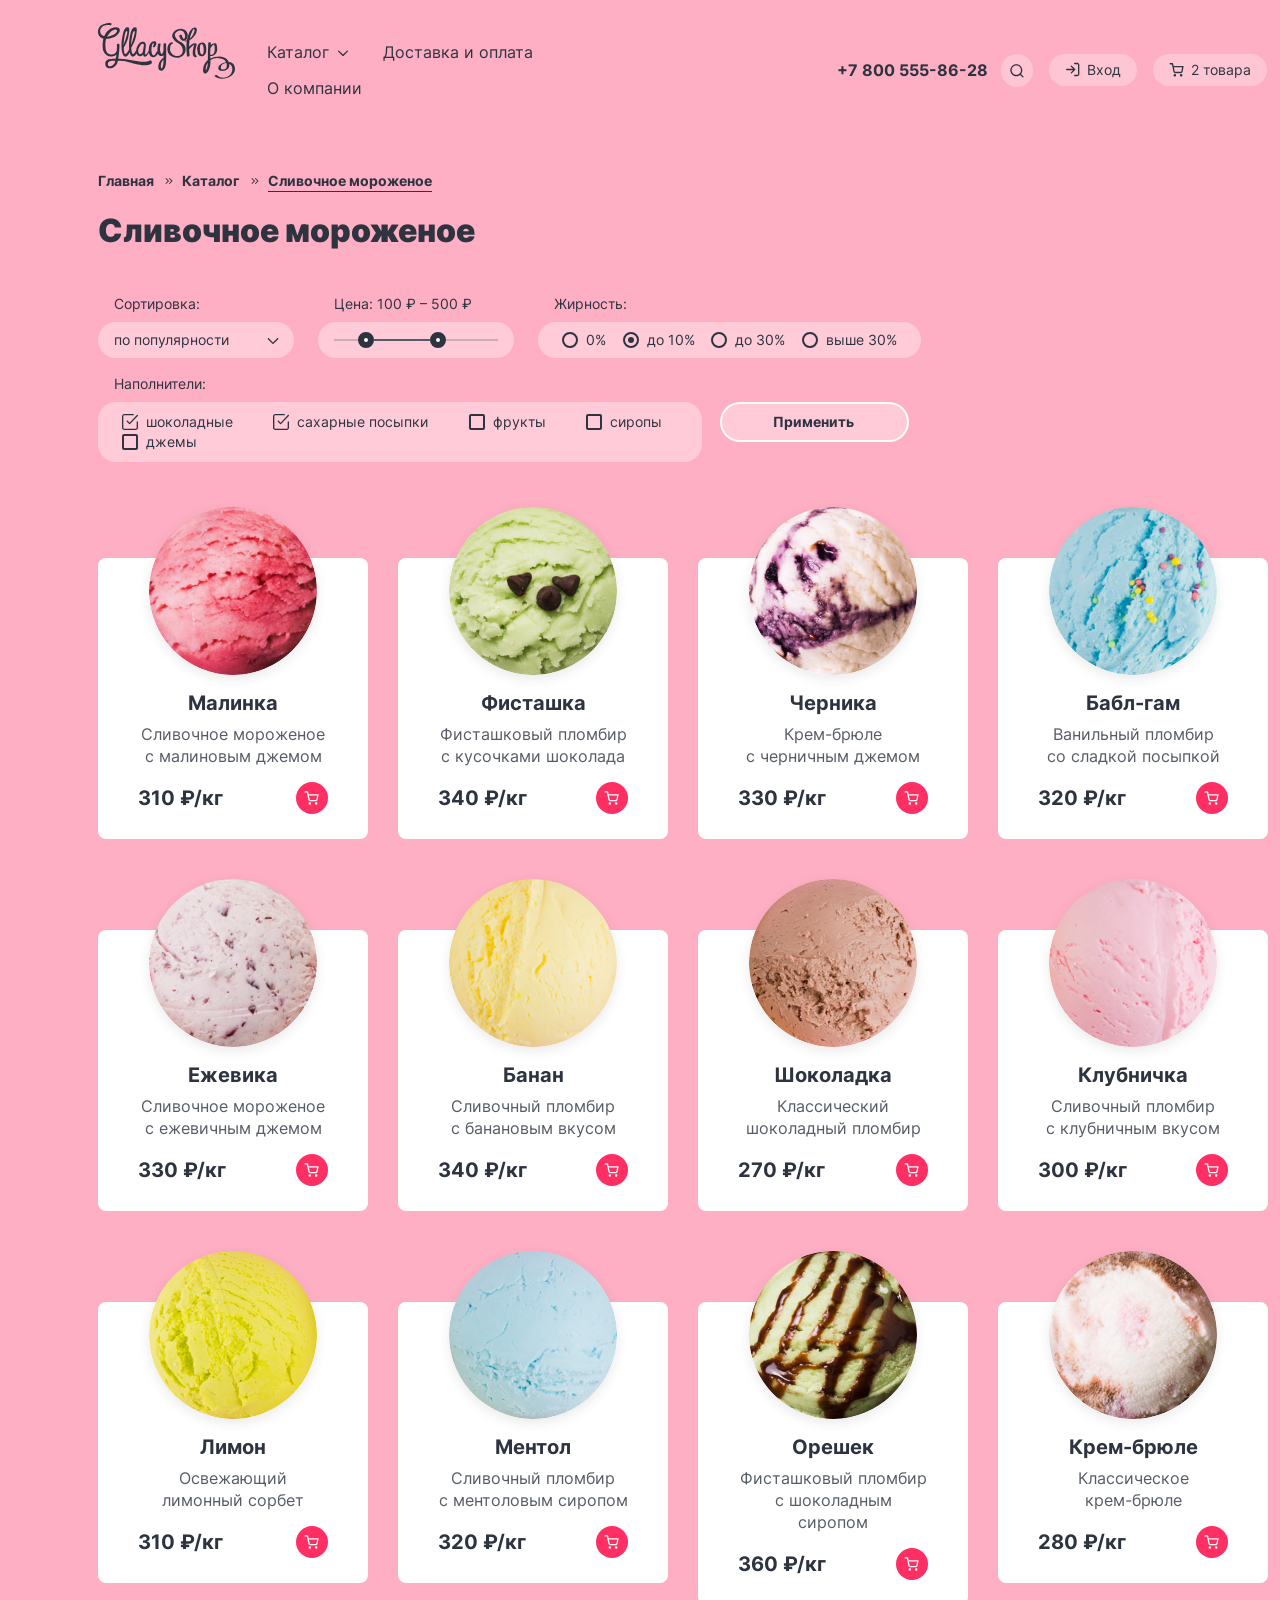
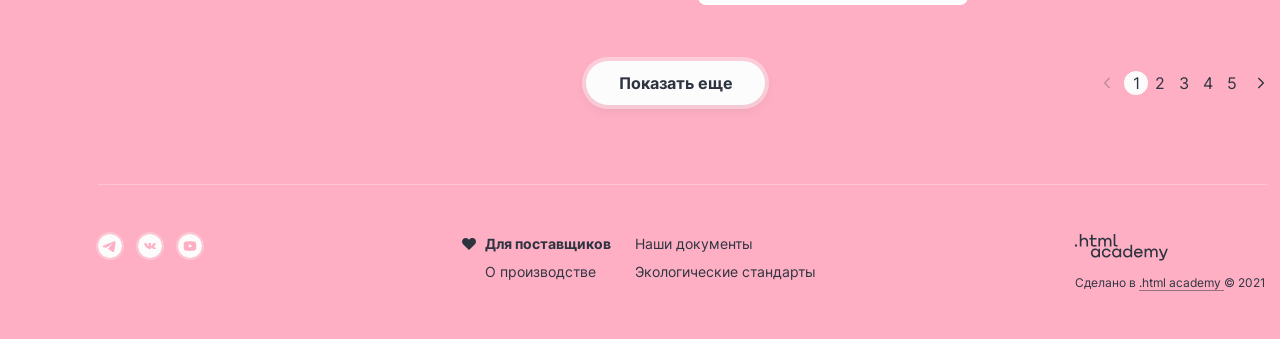
<file: catalog.html>
<!DOCTYPE html>
<html lang="en">
  <head>
    <meta charset="UTF-8" />
    <meta name="viewport" content="width=device-width, initial-scale=1.0" />
    <title>Catalog</title>
    <link rel="stylesheet" href="styles/styles.css" />
    <link rel="icon" href="favicon.ico" />
    <link rel="icon" type="image/png" href="images/favicon-32x32.png" />
  </head>
  <body>
    <header class="main-header">
      <div class="container">
        <nav class="navigation">
          <div class="main-navigation">
            <a class="main-logo" href="index.html">
              <img
                class="logo"
                src="images/logo-gllacy.svg"
                alt="Логотип магазина мороженного Глейси."
              />
            </a>
            <ul class="main-navigation-list">
              <!-- При добавлении класса active кнопка будет розовой + появится popover -->
              <li class="main-navigation-item tabs-item">
                <a
                  class="main-navigation-link tabs-item-link"
                  href="catalog.html"
                >
                  Каталог
                  <svg
                    class="dropdown-item-svg"
                    aria-label="Развернуть список."
                    xmlns="http://www.w3.org/2000/svg"
                    width="16"
                    height="17"
                    viewBox="0 0 16 17"
                    fill="#2D3440"
                  >
                    <path
                      fill-rule="evenodd"
                      clip-rule="evenodd"
                      d="M3.80812 7.05317C3.54777 6.79282 3.12566 6.79282 2.86531 7.05317C2.60496 7.31352 2.60496 7.73563 2.86531 7.99598L7.52565 12.6563C7.52771 12.6584 7.52979 12.6606 7.53189 12.6626C7.66259 12.7933 7.83404 12.8584 8.00534 12.8579C8.1753 12.8574 8.34511 12.7923 8.47478 12.6626C8.47687 12.6606 8.47894 12.6585 8.48099 12.6564L13.1414 7.99598C13.4017 7.73563 13.4017 7.31352 13.1414 7.05317C12.881 6.79282 12.4589 6.79282 12.1986 7.05317L8.00334 11.2484L3.80812 7.05317Z"
                    /></svg
                ></a>
                <!-- Catalog Dropdown List -->
                <div class="popover-dropdown popover-dropdown-close">
                  <ul class="tabs-dropdown-list">
                    <li class="tabs-dropdown-item new-items">
                      <a class="tabs-dropdown-item-link new-items-link" href="#"
                        >Новинки</a
                      >
                    </li>
                    <li class="tabs-dropdown-item">
                      <a
                        class="tabs-dropdown-item-link current"
                        href="catalog.html"
                        >Сливочное</a
                      >
                    </li>
                    <li class="tabs-dropdown-item">
                      <a class="tabs-dropdown-item-link" href="">Щербеты</a>
                    </li>
                    <li class="tabs-dropdown-item">
                      <a class="tabs-dropdown-item-link" href=""
                        >Фруктовый лед</a
                      >
                    </li>
                    <li class="tabs-dropdown-item">
                      <a class="tabs-dropdown-item-link" href="">Мелорин</a>
                    </li>
                  </ul>
                </div>
              </li>
              <li class="main-navigation-item">
                <a class="main-navigation-link" href="">Доставка и оплата</a>
              </li>
              <li class="main-navigation-item">
                <a class="main-navigation-link" href="">О компании</a>
              </li>
            </ul>
          </div>
          <div class="user-navigation">
            <a class="contacts-phone" href="tel:+78005558628"
              >+7 800 555-86-28</a
            >
            <ul class="user-navigation-list">
              <!-- При добавлении класса active кнопка будет розовой + появится popover -->
              <li class="user-navigation-item user-navigation-item-search">
                <a
                  class="user-navigation-link user-navigation-link-search"
                  href="#"
                >
                  <svg
                    class="search"
                    aria-label="Поиск."
                    xmlns="http://www.w3.org/2000/svg"
                    width="16"
                    height="17"
                    viewBox="0 0 16 17"
                    fill="#2D3440"
                  >
                    <path
                      fill-rule="evenodd"
                      clip-rule="evenodd"
                      d="M2.66329 8.18794C2.66329 5.61061 4.75263 3.52128 7.32996 3.52128C9.90729 3.52128 11.9966 5.61061 11.9966 8.18794C11.9966 9.44522 11.4994 10.5864 10.6909 11.4255C10.6681 11.443 10.6461 11.4623 10.6252 11.4832C10.6043 11.5041 10.585 11.5261 10.5675 11.5489C9.72835 12.3574 8.58722 12.8546 7.32996 12.8546C4.75263 12.8546 2.66329 10.7653 2.66329 8.18794ZM11.0751 12.8759C10.0486 13.697 8.74662 14.1879 7.32996 14.1879C4.01625 14.1879 1.32996 11.5017 1.32996 8.18794C1.32996 4.87423 4.01625 2.18794 7.32996 2.18794C10.6437 2.18794 13.33 4.87423 13.33 8.18794C13.33 9.60463 12.839 10.9066 12.0179 11.9331L14.468 14.3832C14.7284 14.6436 14.7284 15.0657 14.468 15.326C14.2077 15.5864 13.7855 15.5864 13.5252 15.326L11.0751 12.8759Z"
                    />
                  </svg>
                </a>
                <!-- Popover Search -->
                <div class="popover popover-search">
                  <div class="popover-search-content">
                    <div class="container-search-form">
                      <form
                        class="search-form"
                        action="https://echo.htmlacademy.ru/"
                        method="get"
                      >
                        <label class="search-label" for="search-gllacy">
                          <span class="visually-hidden">Search</span>
                          <input
                            class="field field-search"
                            type="search"
                            placeholder="Поиск по сайту"
                            name="search-gllacy"
                            id="search-gllacy"
                            required
                          />
                        </label>
                      </form>
                    </div>
                    <!-- При добавлении класса invalid для input - будет состояние ошибки -->

                    <!-- Disabled -->
                  </div>
                </div>
              </li>
              <!-- При добавлении класса active кнопка будет розовой + появится popover -->
              <li class="user-navigation-item user-navigation-item-enter">
                <a
                  class="user-navigation-link user-navigation-link-enter"
                  href="#"
                  ><svg
                    class="enter"
                    aria-label="Вход."
                    xmlns="http://www.w3.org/2000/svg"
                    width="16"
                    height="17"
                    viewBox="0 0 16 17"
                    fill="#2D3440"
                  >
                    <path
                      fill-rule="evenodd"
                      clip-rule="evenodd"
                      d="M9 2.52461C9 2.15642 9.29848 1.85794 9.66667 1.85794H12.3333C12.8638 1.85794 13.3725 2.06865 13.7475 2.44373C14.1226 2.8188 14.3333 3.32751 14.3333 3.85794V13.1913C14.3333 13.7217 14.1226 14.2304 13.7475 14.6055C13.3725 14.9806 12.8638 15.1913 12.3333 15.1913H9.66667C9.29848 15.1913 9 14.8928 9 14.5246C9 14.1564 9.29848 13.8579 9.66667 13.8579H12.3333C12.5101 13.8579 12.6797 13.7877 12.8047 13.6627C12.9298 13.5377 13 13.3681 13 13.1913V3.85794C13 3.68113 12.9298 3.51156 12.8047 3.38654C12.6797 3.26151 12.5101 3.19127 12.3333 3.19127H9.66667C9.29848 3.19127 9 2.8928 9 2.52461ZM5.86189 4.71987C6.12224 4.45952 6.54435 4.45952 6.8047 4.71987L10.1338 8.04897C10.1509 8.06579 10.1671 8.08353 10.1824 8.1021C10.2142 8.1409 10.2411 8.18246 10.2628 8.22589C10.3079 8.31575 10.3333 8.41721 10.3333 8.52461C10.3333 8.63323 10.3074 8.73579 10.2613 8.8264C10.241 8.86635 10.2164 8.90469 10.1876 8.94072C10.1708 8.96172 10.1527 8.98169 10.1335 9.0005L6.8047 12.3293C6.54435 12.5897 6.12224 12.5897 5.86189 12.3293C5.60154 12.069 5.60154 11.6469 5.86189 11.3865L8.05715 9.19127H1.66667C1.29848 9.19127 1 8.8928 1 8.52461C1 8.15642 1.29848 7.85794 1.66667 7.85794H8.05715L5.86189 5.66268C5.60154 5.40233 5.60154 4.98022 5.86189 4.71987Z"
                    /></svg
                  >Вход</a
                >
                <!-- Popover Enter -->
                <div class="popover popover-enter">
                  <div class="popover-enter-content">
                    <h2 class="popover-title">Личный кабинет</h2>
                    <div class="container-enter-form">
                      <form
                        class="enter-form"
                        action="https://echo.htmlacademy.ru/"
                        method="post"
                      >
                        <label class="enter-label" for="enter-gllacy">
                          <span class="visually-hidden">Email</span>
                          <input
                            class="field field-enter"
                            type="email"
                            placeholder="email@example.com"
                            name="enter-gllacy"
                            id="enter-gllacy"
                            required
                          />
                        </label>

                        <label class="enter-label" for="password-gllacy">
                          <span class="visually-hidden">Password</span>
                          <input
                            class="field field-enter field-enter-password"
                            type="password"
                            placeholder=""
                            name="password-gllacy"
                            id="password-gllacy"
                            required
                          />
                        </label>
                        <div class="popover-enter-bottom">
                          <button
                            class="popover-enter-button pink-button"
                            type="submit"
                          >
                            Войти
                          </button>
                          <div class="popover-help">
                            <a
                              class="popover-help-link restore-password"
                              href=""
                              >Забыли пароль?</a
                            >
                            <a class="popover-help-link registration" href=""
                              >Регистрация</a
                            >
                          </div>
                        </div>
                      </form>
                    </div>

                    <!-- При добавлении класса invalid для input - будет состояние ошибки -->
                  </div>
                </div>
              </li>
              <!-- При добавлении класса active кнопка будет розовой + появится popover -->
              <li class="user-navigation-item user-navigation-item-cart">
                <a
                  class="user-navigation-link user-navigation-link-cart"
                  href="#"
                  ><svg
                    class="cart"
                    aria-label="Корзина."
                    xmlns="http://www.w3.org/2000/svg"
                    width="16"
                    height="17"
                    viewBox="0 0 16 17"
                    fill="#2D3440"
                  >
                    <path
                      fill-rule="evenodd"
                      clip-rule="evenodd"
                      d="M1.16667 2.10794C0.798477 2.10794 0.5 2.40642 0.5 2.77461C0.5 3.1428 0.798477 3.44127 1.16667 3.44127H2.93794L3.40537 5.77666C3.40821 5.79461 3.41176 5.81232 3.416 5.82976L4.38338 10.6631L4.3835 10.6637C4.46706 11.0837 4.69562 11.4609 5.02921 11.7295C5.36111 11.9967 5.77595 12.1393 6.20183 12.1328H11.8225C12.2484 12.1393 12.6633 11.9967 12.9952 11.7295C13.3289 11.4608 13.5575 11.0833 13.641 10.6631L13.641 10.6631L13.642 10.6581L14.5691 5.79666C14.6063 5.60149 14.5545 5.39989 14.4279 5.24681C14.3012 5.09372 14.1129 5.00511 13.9142 5.00511H4.61072L4.1381 2.64377C4.07574 2.3322 3.80215 2.10794 3.4844 2.10794H1.16667ZM5.69098 10.4024L4.87759 6.33844H13.1084L12.3328 10.4053C12.31 10.5178 12.2485 10.6188 12.1591 10.6909C12.0691 10.7633 11.9565 10.8018 11.841 10.7996L11.841 10.7994H11.8282H6.19614V10.7993L6.18337 10.7996C6.06787 10.8018 5.95528 10.7633 5.8653 10.6909C5.77531 10.6184 5.71368 10.5166 5.69117 10.4033L5.69098 10.4024ZM4.55739 14.3634C4.55739 13.6754 5.1151 13.1177 5.80307 13.1177C6.49105 13.1177 7.04876 13.6754 7.04876 14.3634C7.04876 15.0513 6.49105 15.6091 5.80307 15.6091C5.1151 15.6091 4.55739 15.0513 4.55739 14.3634ZM10.9307 14.3634C10.9307 13.6754 11.4884 13.1177 12.1764 13.1177C12.8644 13.1177 13.4221 13.6754 13.4221 14.3634C13.4221 15.0513 12.8644 15.6091 12.1764 15.6091C11.4884 15.6091 10.9307 15.0513 10.9307 14.3634Z"
                    /></svg
                  >2 товара</a
                >

                <!-- Popover  Cart 2 Товара-->

                <div class="popover popover-cart">
                  <div class="popover-cart-content">
                    <h2 class="popover-title">Корзина</h2>
                    <ul class="popover-list">
                      <li class="popover-item">
                        <a class="popover-link" href="#">
                          <img
                            class="popover-image"
                            src="images/product-1.jpg"
                            alt="Сливочное мороженое с малиновым джемом."
                            width="46"
                            height="46"
                          />
                          <div class="popover-item-description">
                            <p class="popover-item-title">Малинка</p>
                            <p class="popover-item-amount">1 кг х 310 ₽</p>
                          </div>
                        </a>
                        <p class="popover-item-price">310 ₽</p>
                        <button class="popover-item-close" type="button">
                          <svg
                            class="popover-item-cross"
                            xmlns="http://www.w3.org/2000/svg"
                            width="16"
                            height="16"
                            viewBox="0 0 16 16"
                            fill="none"
                          >
                            <path
                              fill-rule="evenodd"
                              clip-rule="evenodd"
                              d="M12.803 4.13807C13.0634 3.87772 13.0634 3.45561 12.803 3.19526C12.5427 2.93491 12.1206 2.93491 11.8602 3.19526L7.99914 7.05633L4.13807 3.19526C3.87772 2.93491 3.45561 2.93491 3.19526 3.19526C2.93491 3.45561 2.93491 3.87772 3.19526 4.13807L7.05633 7.99914L3.19526 11.8602C2.93491 12.1206 2.93491 12.5427 3.19526 12.803C3.45561 13.0634 3.87772 13.0634 4.13807 12.803L7.99914 8.94195L11.8602 12.803C12.1206 13.0634 12.5427 13.0634 12.803 12.803C13.0634 12.5427 13.0634 12.1206 12.803 11.8602L8.94195 7.99914L12.803 4.13807Z"
                              fill="#2D3440"
                            />
                          </svg>
                        </button>
                      </li>
                      <li class="popover-item">
                        <a class="popover-link" href="#">
                          <img
                            class="popover-image"
                            src="images/product-4.jpg"
                            alt="Ванильный пломбир со сладкой посыпкой."
                            width="46"
                            height="46"
                          />
                          <div class="popover-item-description">
                            <p class="popover-item-title">Бабл-гам</p>
                            <p class="popover-item-amount">1,5 кг х 320 ₽</p>
                          </div>
                        </a>
                        <p class="popover-item-price">480 ₽</p>
                        <button class="popover-item-close" type="button">
                          <svg
                            class="popover-item-cross"
                            xmlns="http://www.w3.org/2000/svg"
                            width="16"
                            height="16"
                            viewBox="0 0 16 16"
                            fill="none"
                          >
                            <path
                              fill-rule="evenodd"
                              clip-rule="evenodd"
                              d="M12.803 4.13807C13.0634 3.87772 13.0634 3.45561 12.803 3.19526C12.5427 2.93491 12.1206 2.93491 11.8602 3.19526L7.99914 7.05633L4.13807 3.19526C3.87772 2.93491 3.45561 2.93491 3.19526 3.19526C2.93491 3.45561 2.93491 3.87772 3.19526 4.13807L7.05633 7.99914L3.19526 11.8602C2.93491 12.1206 2.93491 12.5427 3.19526 12.803C3.45561 13.0634 3.87772 13.0634 4.13807 12.803L7.99914 8.94195L11.8602 12.803C12.1206 13.0634 12.5427 13.0634 12.803 12.803C13.0634 12.5427 13.0634 12.1206 12.803 11.8602L8.94195 7.99914L12.803 4.13807Z"
                              fill="#2D3440"
                            />
                          </svg>
                        </button>
                      </li>
                    </ul>
                    <div class="popover-bottom">
                      <a class="popover-cart-button-link pink-button" href="">
                        Оформить заказ
                      </a>
                      <span class="sum">Итого: 790 ₽</span>
                    </div>
                  </div>
                </div>
              </li>
            </ul>
          </div>
        </nav>
      </div>
    </header>

    <!-- Main content -->
    <main class="main-content main-content-catalog">
      <section class="breadcrumbs-content container">
        <ul class="breadcrumbs">
          <li class="breadcrumbs-item">
            <a class="breadcrumbs-link" href="index.html">Главная</a>
          </li>
          <li class="breadcrumbs-item">
            <a class="breadcrumbs-link" href="#">Каталог</a>
          </li>
          <li class="breadcrumbs-item">
            <a class="breadcrumbs-link current">Сливочное мороженое</a>
          </li>
        </ul>
        <h1 class="catalog-title">Сливочное мороженое</h1>
      </section>

      <!-- Catalog container -->
      <section class="sorting-container">
        <h2 class="visually-hidden">Сортировка</h2>
        <form
          class="catalog-sorting"
          action="https://echo.htmlacademy.ru/"
          method="get"
        >
          <div class="catalog-form-row">
            <!-- Sorting -->
            <section class="sorting">
              <h2 class="sorting-title catalog-sorting-titles">Сортировка:</h2>
              <select
                class="select-control"
                aria-label="Сортировка"
                name="select-sorting"
              >
                <option value="popular">по популярности</option>
                <option value="cheap">дешевые</option>
                <option value="expensive">дорогие</option>
              </select>
            </section>

            <!-- Price -->
            <section class="price">
              <h2 class="price-title catalog-sorting-titles">
                Цена: 100 ₽ – 500 ₽
              </h2>
              <div class="range">
                <div class="range-scale">
                  <div class="range-bar">
                    <!-- Button round -->
                    <button class="range-toggle toggle-min" type="button">
                      <span class="visually-hidden"
                        >Изменить минимальную цену.</span
                      >
                    </button>
                    <!-- Button round -->
                    <button class="range-toggle toggle-max" type="button">
                      <span class="visually-hidden"
                        >Изменить максимальную цену.</span
                      >
                    </button>
                  </div>
                </div>
              </div>
            </section>

            <!-- Radio Fat -->
            <section class="radio">
              <h2 class="radio-title catalog-sorting-titles">Жирность:</h2>
              <ul class="radio-list">
                <li class="radio-item">
                  <label class="control control-radio">
                    <input
                      class="control-input visually-hidden"
                      name="fat"
                      value="zero"
                      type="radio"
                    />
                    <span class="control-mark"></span>
                    <span class="control-label">0%</span>
                  </label>
                </li>
                <li class="radio-item checked-radio">
                  <label class="control control-radio">
                    <input
                      class="control-input visually-hidden"
                      name="fat"
                      value="ten"
                      type="radio"
                      checked
                    />
                    <span class="control-mark"></span>
                    <span class="control-label">до 10%</span>
                  </label>
                </li>
                <li class="radio-item">
                  <label class="control control-radio">
                    <input
                      class="control-input visually-hidden"
                      name="fat"
                      value="thirty"
                      type="radio"
                    />
                    <span class="control-mark"></span>
                    <span class="control-label">до 30%</span>
                  </label>
                </li>
                <li class="radio-item">
                  <label class="control control-radio">
                    <input
                      class="control-input visually-hidden"
                      name="fat"
                      value="above-thirty"
                      type="radio"
                    />
                    <span class="control-mark"></span>
                    <span class="control-label">выше 30%</span>
                  </label>
                </li>
              </ul>
            </section>
          </div>

          <!-- Checkbox Fillers -->
          <div class="catalog-form-row catalog-form-row-fillers">
            <section class="checkbox">
              <h2 class="checkbox-title catalog-sorting-titles">
                Наполнители:
              </h2>
              <ul class="checkbox-list">
                <li class="checkbox-item checked">
                  <label class="control" for="chocolate">
                    <input
                      class="visually-hidden control-input"
                      name="chocolate"
                      type="checkbox"
                      id="chocolate"
                      checked
                    />
                    <span class="checkbox-control-mark"></span>
                    <svg
                      class="checked-svg"
                      xmlns="http://www.w3.org/2000/svg"
                      width="16"
                      height="16"
                      viewBox="0 0 16 16"
                      fill="#2D3440"
                    >
                      <path
                        fill-rule="evenodd"
                        clip-rule="evenodd"
                        d="M1.61526 1.61526C1.79573 1.43471 2.04045 1.33333 2.29556 1.33333H11.2544C11.6226 1.33333 11.9211 1.03486 11.9211 0.666667C11.9211 0.298477 11.6226 0 11.2544 0H2.29556C1.68665 0 1.10273 0.241993 0.672253 0.672654C0.241784 1.1033 0 1.68733 0 2.29624V13.7033C0 14.3122 0.241784 14.8962 0.672253 15.3269C1.10273 15.7575 1.68665 15.9995 2.29556 15.9995H13.6978C14.3067 15.9995 14.8906 15.7575 15.3211 15.3269C15.7515 14.8962 15.9933 14.3122 15.9933 13.7033V7.99976C15.9933 7.63157 15.6949 7.3331 15.3267 7.3331C14.9585 7.3331 14.66 7.63157 14.66 7.99976V13.7033C14.66 13.9588 14.5586 14.2037 14.3781 14.3843C14.1976 14.5648 13.9529 14.6662 13.6978 14.6662H2.29556C2.04045 14.6662 1.79573 14.5648 1.61526 14.3843C1.43478 14.2037 1.33333 13.9588 1.33333 13.7033V2.29624C1.33333 2.04077 1.43478 1.79582 1.61526 1.61526ZM15.8166 1.9404C16.0698 1.6731 16.0584 1.25115 15.7911 0.997933C15.5238 0.74472 15.1019 0.756136 14.8486 1.02343L7.61402 8.66042L5.78242 6.72695C5.52921 6.45966 5.10725 6.44824 4.83996 6.70145C4.57266 6.95467 4.56125 7.37662 4.81446 7.64392L7.13004 10.0883C7.25594 10.2212 7.43095 10.2965 7.61402 10.2965C7.79709 10.2965 7.9721 10.2212 8.098 10.0883L15.8166 1.9404Z"
                      />

                      <defs>
                        <rect width="16" height="16" fill="white" />
                      </defs>
                    </svg>
                    <span class="control-label">шоколадные</span>
                  </label>
                </li>
                <li class="checkbox-item checked">
                  <label class="control" for="sugar">
                    <input
                      class="visually-hidden control-input"
                      name="sugar"
                      type="checkbox"
                      id="sugar"
                      checked
                    />
                    <span class="checkbox-control-mark"></span>
                    <svg
                      class="checked-svg disabled-svg"
                      xmlns="http://www.w3.org/2000/svg"
                      width="16"
                      height="16"
                      viewBox="0 0 16 16"
                      fill="#2D3440"
                    >
                      <path
                        fill-rule="evenodd"
                        clip-rule="evenodd"
                        d="M1.61526 1.61526C1.79573 1.43471 2.04045 1.33333 2.29556 1.33333H11.2544C11.6226 1.33333 11.9211 1.03486 11.9211 0.666667C11.9211 0.298477 11.6226 0 11.2544 0H2.29556C1.68665 0 1.10273 0.241993 0.672253 0.672654C0.241784 1.1033 0 1.68733 0 2.29624V13.7033C0 14.3122 0.241784 14.8962 0.672253 15.3269C1.10273 15.7575 1.68665 15.9995 2.29556 15.9995H13.6978C14.3067 15.9995 14.8906 15.7575 15.3211 15.3269C15.7515 14.8962 15.9933 14.3122 15.9933 13.7033V7.99976C15.9933 7.63157 15.6949 7.3331 15.3267 7.3331C14.9585 7.3331 14.66 7.63157 14.66 7.99976V13.7033C14.66 13.9588 14.5586 14.2037 14.3781 14.3843C14.1976 14.5648 13.9529 14.6662 13.6978 14.6662H2.29556C2.04045 14.6662 1.79573 14.5648 1.61526 14.3843C1.43478 14.2037 1.33333 13.9588 1.33333 13.7033V2.29624C1.33333 2.04077 1.43478 1.79582 1.61526 1.61526ZM15.8166 1.9404C16.0698 1.6731 16.0584 1.25115 15.7911 0.997933C15.5238 0.74472 15.1019 0.756136 14.8486 1.02343L7.61402 8.66042L5.78242 6.72695C5.52921 6.45966 5.10725 6.44824 4.83996 6.70145C4.57266 6.95467 4.56125 7.37662 4.81446 7.64392L7.13004 10.0883C7.25594 10.2212 7.43095 10.2965 7.61402 10.2965C7.79709 10.2965 7.9721 10.2212 8.098 10.0883L15.8166 1.9404Z"
                      />
                      <defs>
                        <rect width="16" height="16" fill="white" />
                      </defs>
                    </svg>
                    <span class="control-label">сахарные посыпки</span>
                  </label>
                </li>
                <li class="checkbox-item">
                  <label class="control" for="fruits">
                    <input
                      class="visually-hidden control-input"
                      name="fruits"
                      type="checkbox"
                      id="fruits"
                    />
                    <span class="checkbox-control-mark"></span>
                    <svg
                      class="checked-svg"
                      xmlns="http://www.w3.org/2000/svg"
                      width="16"
                      height="16"
                      viewBox="0 0 16 16"
                      fill="#2D3440"
                    >
                      <path
                        fill-rule="evenodd"
                        clip-rule="evenodd"
                        d="M1.61526 1.61526C1.79573 1.43471 2.04045 1.33333 2.29556 1.33333H11.2544C11.6226 1.33333 11.9211 1.03486 11.9211 0.666667C11.9211 0.298477 11.6226 0 11.2544 0H2.29556C1.68665 0 1.10273 0.241993 0.672253 0.672654C0.241784 1.1033 0 1.68733 0 2.29624V13.7033C0 14.3122 0.241784 14.8962 0.672253 15.3269C1.10273 15.7575 1.68665 15.9995 2.29556 15.9995H13.6978C14.3067 15.9995 14.8906 15.7575 15.3211 15.3269C15.7515 14.8962 15.9933 14.3122 15.9933 13.7033V7.99976C15.9933 7.63157 15.6949 7.3331 15.3267 7.3331C14.9585 7.3331 14.66 7.63157 14.66 7.99976V13.7033C14.66 13.9588 14.5586 14.2037 14.3781 14.3843C14.1976 14.5648 13.9529 14.6662 13.6978 14.6662H2.29556C2.04045 14.6662 1.79573 14.5648 1.61526 14.3843C1.43478 14.2037 1.33333 13.9588 1.33333 13.7033V2.29624C1.33333 2.04077 1.43478 1.79582 1.61526 1.61526ZM15.8166 1.9404C16.0698 1.6731 16.0584 1.25115 15.7911 0.997933C15.5238 0.74472 15.1019 0.756136 14.8486 1.02343L7.61402 8.66042L5.78242 6.72695C5.52921 6.45966 5.10725 6.44824 4.83996 6.70145C4.57266 6.95467 4.56125 7.37662 4.81446 7.64392L7.13004 10.0883C7.25594 10.2212 7.43095 10.2965 7.61402 10.2965C7.79709 10.2965 7.9721 10.2212 8.098 10.0883L15.8166 1.9404Z"
                      />
                      <defs>
                        <rect width="16" height="16" fill="white" />
                      </defs>
                    </svg>
                    <span class="control-label">фрукты</span>
                  </label>
                </li>
                <li class="checkbox-item">
                  <label class="control" for="syrups">
                    <input
                      class="visually-hidden control-input"
                      name="syrups"
                      type="checkbox"
                      id="syrups"
                    />
                    <span class="checkbox-control-mark"></span>
                    <svg
                      class="checked-svg"
                      xmlns="http://www.w3.org/2000/svg"
                      width="16"
                      height="16"
                      viewBox="0 0 16 16"
                      fill="#2D3440"
                    >
                      <path
                        fill-rule="evenodd"
                        clip-rule="evenodd"
                        d="M1.61526 1.61526C1.79573 1.43471 2.04045 1.33333 2.29556 1.33333H11.2544C11.6226 1.33333 11.9211 1.03486 11.9211 0.666667C11.9211 0.298477 11.6226 0 11.2544 0H2.29556C1.68665 0 1.10273 0.241993 0.672253 0.672654C0.241784 1.1033 0 1.68733 0 2.29624V13.7033C0 14.3122 0.241784 14.8962 0.672253 15.3269C1.10273 15.7575 1.68665 15.9995 2.29556 15.9995H13.6978C14.3067 15.9995 14.8906 15.7575 15.3211 15.3269C15.7515 14.8962 15.9933 14.3122 15.9933 13.7033V7.99976C15.9933 7.63157 15.6949 7.3331 15.3267 7.3331C14.9585 7.3331 14.66 7.63157 14.66 7.99976V13.7033C14.66 13.9588 14.5586 14.2037 14.3781 14.3843C14.1976 14.5648 13.9529 14.6662 13.6978 14.6662H2.29556C2.04045 14.6662 1.79573 14.5648 1.61526 14.3843C1.43478 14.2037 1.33333 13.9588 1.33333 13.7033V2.29624C1.33333 2.04077 1.43478 1.79582 1.61526 1.61526ZM15.8166 1.9404C16.0698 1.6731 16.0584 1.25115 15.7911 0.997933C15.5238 0.74472 15.1019 0.756136 14.8486 1.02343L7.61402 8.66042L5.78242 6.72695C5.52921 6.45966 5.10725 6.44824 4.83996 6.70145C4.57266 6.95467 4.56125 7.37662 4.81446 7.64392L7.13004 10.0883C7.25594 10.2212 7.43095 10.2965 7.61402 10.2965C7.79709 10.2965 7.9721 10.2212 8.098 10.0883L15.8166 1.9404Z"
                      />
                      <defs>
                        <rect width="16" height="16" fill="white" />
                      </defs>
                    </svg>
                    <span class="control-label">сиропы</span>
                  </label>
                </li>
                <li class="checkbox-item">
                  <label class="control" for="jams">
                    <input
                      class="visually-hidden control-input"
                      name="jams"
                      type="checkbox"
                      id="jams"
                    />
                    <span class="checkbox-control-mark"></span>
                    <svg
                      class="checked-svg"
                      xmlns="http://www.w3.org/2000/svg"
                      width="16"
                      height="16"
                      viewBox="0 0 16 16"
                      fill="#2D3440"
                    >
                      <path
                        fill-rule="evenodd"
                        clip-rule="evenodd"
                        d="M1.61526 1.61526C1.79573 1.43471 2.04045 1.33333 2.29556 1.33333H11.2544C11.6226 1.33333 11.9211 1.03486 11.9211 0.666667C11.9211 0.298477 11.6226 0 11.2544 0H2.29556C1.68665 0 1.10273 0.241993 0.672253 0.672654C0.241784 1.1033 0 1.68733 0 2.29624V13.7033C0 14.3122 0.241784 14.8962 0.672253 15.3269C1.10273 15.7575 1.68665 15.9995 2.29556 15.9995H13.6978C14.3067 15.9995 14.8906 15.7575 15.3211 15.3269C15.7515 14.8962 15.9933 14.3122 15.9933 13.7033V7.99976C15.9933 7.63157 15.6949 7.3331 15.3267 7.3331C14.9585 7.3331 14.66 7.63157 14.66 7.99976V13.7033C14.66 13.9588 14.5586 14.2037 14.3781 14.3843C14.1976 14.5648 13.9529 14.6662 13.6978 14.6662H2.29556C2.04045 14.6662 1.79573 14.5648 1.61526 14.3843C1.43478 14.2037 1.33333 13.9588 1.33333 13.7033V2.29624C1.33333 2.04077 1.43478 1.79582 1.61526 1.61526ZM15.8166 1.9404C16.0698 1.6731 16.0584 1.25115 15.7911 0.997933C15.5238 0.74472 15.1019 0.756136 14.8486 1.02343L7.61402 8.66042L5.78242 6.72695C5.52921 6.45966 5.10725 6.44824 4.83996 6.70145C4.57266 6.95467 4.56125 7.37662 4.81446 7.64392L7.13004 10.0883C7.25594 10.2212 7.43095 10.2965 7.61402 10.2965C7.79709 10.2965 7.9721 10.2212 8.098 10.0883L15.8166 1.9404Z"
                      />
                      <defs>
                        <rect width="16" height="16" fill="white" />
                      </defs>
                    </svg>
                    <span class="control-label">джемы</span>
                  </label>
                </li>
              </ul>
            </section>
            <button class="sorting-button" type="submit">Применить</button>
          </div>
        </form>
      </section>

      <!-- Product list -->
      <section class="product">
        <h2 class="visually-hidden">Список товаров</h2>
        <ul class="catalog-product-list">
          <li class="product-card">
            <a class="product-card-image-link" href="#">
              <img
                class="product-image"
                width="168"
                height="168"
                src="images/product-1.jpg"
                alt="Сливочное мороженое с малиновым джемом."
              />
            </a>
            <div class="product-container">
              <div class="product-text">
                <a class="product-card-title-link" href="">
                  <h3 class="product-card-title">Малинка</h3>
                </a>
                <p class="product-card-description">
                  Сливочное мороженое с малиновым джемом
                </p>
                <div class="buy">
                  <span class="product-price">310 ₽/кг</span>
                  <button class="product-buy" type="button">
                    <svg
                      class="product-cart-icon"
                      aria-label="Добавить товар в корзину."
                      xmlns="http://www.w3.org/2000/svg"
                      width="16"
                      height="16"
                      viewBox="0 0 16 16"
                      fill="#FCFCFC"
                    >
                      <path
                        fill-rule="evenodd"
                        clip-rule="evenodd"
                        d="M1.16667 1.25C0.798477 1.25 0.5 1.54848 0.5 1.91667C0.5 2.28486 0.798477 2.58333 1.16667 2.58333H2.93794L3.40537 4.91872C3.40821 4.93667 3.41176 4.95438 3.416 4.97182L4.38338 9.80515L4.3835 9.80571C4.46706 10.2257 4.69562 10.603 5.02921 10.8715C5.36111 11.1387 5.77595 11.2813 6.20183 11.2748H11.8225C12.2484 11.2813 12.6633 11.1387 12.9952 10.8715C13.3289 10.6029 13.5575 10.2254 13.641 9.80515L13.641 9.80515L13.642 9.80016L14.5691 4.93872C14.6063 4.74355 14.5545 4.54195 14.4279 4.38887C14.3012 4.23578 14.1129 4.14716 13.9142 4.14716H4.61072L4.1381 1.78583C4.07574 1.47426 3.80215 1.25 3.4844 1.25H1.16667ZM5.69098 9.54444L4.87759 5.4805H13.1084L12.3328 9.54736C12.31 9.65988 12.2485 9.7609 12.1591 9.83291C12.0691 9.90535 11.9565 9.94383 11.841 9.94162L11.841 9.94149H11.8282H6.19614V9.94137L6.18337 9.94162C6.06787 9.94383 5.95528 9.90535 5.8653 9.83291C5.77531 9.76048 5.71368 9.6587 5.69117 9.5454L5.69098 9.54444ZM4.55739 13.5054C4.55739 12.8175 5.1151 12.2597 5.80307 12.2597C6.49105 12.2597 7.04876 12.8175 7.04876 13.5054C7.04876 14.1934 6.49105 14.7511 5.80307 14.7511C5.1151 14.7511 4.55739 14.1934 4.55739 13.5054ZM10.9307 13.5054C10.9307 12.8175 11.4884 12.2597 12.1764 12.2597C12.8644 12.2597 13.4221 12.8175 13.4221 13.5054C13.4221 14.1934 12.8644 14.7511 12.1764 14.7511C11.4884 14.7511 10.9307 14.1934 10.9307 13.5054Z"
                      />
                    </svg>
                  </button>
                </div>
              </div>
            </div>
          </li>
          <li class="product-card">
            <a class="product-card-image-link" href="#"
              ><img
                class="product-image"
                width="168"
                height="168"
                src="images/product-2.jpg"
                alt="Фисташковый пломбир с кусочками шоколада."
            /></a>
            <div class="product-container">
              <div class="product-text">
                <a class="product-card-title-link" href=""
                  ><h3 class="product-card-title">Фисташка</h3></a
                >
                <p class="product-card-description">
                  Фисташковый пломбир с кусочками шоколада
                </p>
                <div class="buy">
                  <span class="product-price">340 ₽/кг</span>
                  <button class="product-buy" type="button">
                    <svg
                      class="product-cart-icon"
                      aria-label="Добавить товар в корзину."
                      xmlns="http://www.w3.org/2000/svg"
                      width="16"
                      height="16"
                      viewBox="0 0 16 16"
                      fill="#FCFCFC"
                    >
                      <path
                        fill-rule="evenodd"
                        clip-rule="evenodd"
                        d="M1.16667 1.25C0.798477 1.25 0.5 1.54848 0.5 1.91667C0.5 2.28486 0.798477 2.58333 1.16667 2.58333H2.93794L3.40537 4.91872C3.40821 4.93667 3.41176 4.95438 3.416 4.97182L4.38338 9.80515L4.3835 9.80571C4.46706 10.2257 4.69562 10.603 5.02921 10.8715C5.36111 11.1387 5.77595 11.2813 6.20183 11.2748H11.8225C12.2484 11.2813 12.6633 11.1387 12.9952 10.8715C13.3289 10.6029 13.5575 10.2254 13.641 9.80515L13.641 9.80515L13.642 9.80016L14.5691 4.93872C14.6063 4.74355 14.5545 4.54195 14.4279 4.38887C14.3012 4.23578 14.1129 4.14716 13.9142 4.14716H4.61072L4.1381 1.78583C4.07574 1.47426 3.80215 1.25 3.4844 1.25H1.16667ZM5.69098 9.54444L4.87759 5.4805H13.1084L12.3328 9.54736C12.31 9.65988 12.2485 9.7609 12.1591 9.83291C12.0691 9.90535 11.9565 9.94383 11.841 9.94162L11.841 9.94149H11.8282H6.19614V9.94137L6.18337 9.94162C6.06787 9.94383 5.95528 9.90535 5.8653 9.83291C5.77531 9.76048 5.71368 9.6587 5.69117 9.5454L5.69098 9.54444ZM4.55739 13.5054C4.55739 12.8175 5.1151 12.2597 5.80307 12.2597C6.49105 12.2597 7.04876 12.8175 7.04876 13.5054C7.04876 14.1934 6.49105 14.7511 5.80307 14.7511C5.1151 14.7511 4.55739 14.1934 4.55739 13.5054ZM10.9307 13.5054C10.9307 12.8175 11.4884 12.2597 12.1764 12.2597C12.8644 12.2597 13.4221 12.8175 13.4221 13.5054C13.4221 14.1934 12.8644 14.7511 12.1764 14.7511C11.4884 14.7511 10.9307 14.1934 10.9307 13.5054Z"
                      />
                    </svg>
                  </button>
                </div>
              </div>
            </div>
          </li>
          <li class="product-card">
            <a class="product-card-image-link" href="#"
              ><img
                class="product-image"
                width="168"
                height="168"
                src="images/product-3.jpg"
                alt="Крем-брюле с черничным джемом."
            /></a>
            <div class="product-container">
              <div class="product-text">
                <a class="product-card-title-link" href=""
                  ><h3 class="product-card-title">Черника</h3></a
                >
                <p class="product-card-description">
                  Крем-брюле с&nbsp;черничным джемом
                </p>
                <div class="buy">
                  <span class="product-price">330 ₽/кг</span>
                  <button class="product-buy" type="button">
                    <svg
                      class="product-cart-icon"
                      aria-label="Добавить товар в корзину."
                      xmlns="http://www.w3.org/2000/svg"
                      width="16"
                      height="16"
                      viewBox="0 0 16 16"
                      fill="#FCFCFC"
                    >
                      <path
                        fill-rule="evenodd"
                        clip-rule="evenodd"
                        d="M1.16667 1.25C0.798477 1.25 0.5 1.54848 0.5 1.91667C0.5 2.28486 0.798477 2.58333 1.16667 2.58333H2.93794L3.40537 4.91872C3.40821 4.93667 3.41176 4.95438 3.416 4.97182L4.38338 9.80515L4.3835 9.80571C4.46706 10.2257 4.69562 10.603 5.02921 10.8715C5.36111 11.1387 5.77595 11.2813 6.20183 11.2748H11.8225C12.2484 11.2813 12.6633 11.1387 12.9952 10.8715C13.3289 10.6029 13.5575 10.2254 13.641 9.80515L13.641 9.80515L13.642 9.80016L14.5691 4.93872C14.6063 4.74355 14.5545 4.54195 14.4279 4.38887C14.3012 4.23578 14.1129 4.14716 13.9142 4.14716H4.61072L4.1381 1.78583C4.07574 1.47426 3.80215 1.25 3.4844 1.25H1.16667ZM5.69098 9.54444L4.87759 5.4805H13.1084L12.3328 9.54736C12.31 9.65988 12.2485 9.7609 12.1591 9.83291C12.0691 9.90535 11.9565 9.94383 11.841 9.94162L11.841 9.94149H11.8282H6.19614V9.94137L6.18337 9.94162C6.06787 9.94383 5.95528 9.90535 5.8653 9.83291C5.77531 9.76048 5.71368 9.6587 5.69117 9.5454L5.69098 9.54444ZM4.55739 13.5054C4.55739 12.8175 5.1151 12.2597 5.80307 12.2597C6.49105 12.2597 7.04876 12.8175 7.04876 13.5054C7.04876 14.1934 6.49105 14.7511 5.80307 14.7511C5.1151 14.7511 4.55739 14.1934 4.55739 13.5054ZM10.9307 13.5054C10.9307 12.8175 11.4884 12.2597 12.1764 12.2597C12.8644 12.2597 13.4221 12.8175 13.4221 13.5054C13.4221 14.1934 12.8644 14.7511 12.1764 14.7511C11.4884 14.7511 10.9307 14.1934 10.9307 13.5054Z"
                      />
                    </svg>
                  </button>
                </div>
              </div>
            </div>
          </li>
          <li class="product-card">
            <a class="product-card-image-link" href="#"
              ><img
                class="product-image"
                width="168"
                height="168"
                src="images/product-4.jpg"
                alt="Ванильный пломбир со сладкой посыпкой."
            /></a>
            <div class="product-container">
              <div class="product-text">
                <a class="product-card-title-link" href=""
                  ><h3 class="product-card-title">Бабл-гам</h3></a
                >
                <p class="product-card-description">
                  Ванильный пломбир со&nbsp;сладкой посыпкой
                </p>
                <div class="buy">
                  <span class="product-price">320 ₽/кг</span>
                  <button class="product-buy" type="button">
                    <svg
                      class="product-cart-icon"
                      aria-label="Добавить товар в корзину."
                      xmlns="http://www.w3.org/2000/svg"
                      width="16"
                      height="16"
                      viewBox="0 0 16 16"
                      fill="#FCFCFC"
                    >
                      <path
                        fill-rule="evenodd"
                        clip-rule="evenodd"
                        d="M1.16667 1.25C0.798477 1.25 0.5 1.54848 0.5 1.91667C0.5 2.28486 0.798477 2.58333 1.16667 2.58333H2.93794L3.40537 4.91872C3.40821 4.93667 3.41176 4.95438 3.416 4.97182L4.38338 9.80515L4.3835 9.80571C4.46706 10.2257 4.69562 10.603 5.02921 10.8715C5.36111 11.1387 5.77595 11.2813 6.20183 11.2748H11.8225C12.2484 11.2813 12.6633 11.1387 12.9952 10.8715C13.3289 10.6029 13.5575 10.2254 13.641 9.80515L13.641 9.80515L13.642 9.80016L14.5691 4.93872C14.6063 4.74355 14.5545 4.54195 14.4279 4.38887C14.3012 4.23578 14.1129 4.14716 13.9142 4.14716H4.61072L4.1381 1.78583C4.07574 1.47426 3.80215 1.25 3.4844 1.25H1.16667ZM5.69098 9.54444L4.87759 5.4805H13.1084L12.3328 9.54736C12.31 9.65988 12.2485 9.7609 12.1591 9.83291C12.0691 9.90535 11.9565 9.94383 11.841 9.94162L11.841 9.94149H11.8282H6.19614V9.94137L6.18337 9.94162C6.06787 9.94383 5.95528 9.90535 5.8653 9.83291C5.77531 9.76048 5.71368 9.6587 5.69117 9.5454L5.69098 9.54444ZM4.55739 13.5054C4.55739 12.8175 5.1151 12.2597 5.80307 12.2597C6.49105 12.2597 7.04876 12.8175 7.04876 13.5054C7.04876 14.1934 6.49105 14.7511 5.80307 14.7511C5.1151 14.7511 4.55739 14.1934 4.55739 13.5054ZM10.9307 13.5054C10.9307 12.8175 11.4884 12.2597 12.1764 12.2597C12.8644 12.2597 13.4221 12.8175 13.4221 13.5054C13.4221 14.1934 12.8644 14.7511 12.1764 14.7511C11.4884 14.7511 10.9307 14.1934 10.9307 13.5054Z"
                      />
                    </svg>
                  </button>
                </div>
              </div>
            </div>
          </li>
          <li class="product-card">
            <a class="product-card-image-link" href="#"
              ><img
                class="product-image"
                width="168"
                height="168"
                src="images/product-5.jpg"
                alt="Сливочное мороженое с ежевичным джемом."
            /></a>
            <div class="product-container">
              <div class="product-text">
                <a class="product-card-title-link" href=""
                  ><h3 class="product-card-title">Ежевика</h3></a
                >
                <p class="product-card-description">
                  Сливочное мороженое с ежевичным джемом
                </p>
                <div class="buy">
                  <span class="product-price">330 ₽/кг</span>
                  <button class="product-buy" type="button">
                    <svg
                      class="product-cart-icon"
                      aria-label="Добавить товар в корзину."
                      xmlns="http://www.w3.org/2000/svg"
                      width="16"
                      height="16"
                      viewBox="0 0 16 16"
                      fill="#FCFCFC"
                    >
                      <path
                        fill-rule="evenodd"
                        clip-rule="evenodd"
                        d="M1.16667 1.25C0.798477 1.25 0.5 1.54848 0.5 1.91667C0.5 2.28486 0.798477 2.58333 1.16667 2.58333H2.93794L3.40537 4.91872C3.40821 4.93667 3.41176 4.95438 3.416 4.97182L4.38338 9.80515L4.3835 9.80571C4.46706 10.2257 4.69562 10.603 5.02921 10.8715C5.36111 11.1387 5.77595 11.2813 6.20183 11.2748H11.8225C12.2484 11.2813 12.6633 11.1387 12.9952 10.8715C13.3289 10.6029 13.5575 10.2254 13.641 9.80515L13.641 9.80515L13.642 9.80016L14.5691 4.93872C14.6063 4.74355 14.5545 4.54195 14.4279 4.38887C14.3012 4.23578 14.1129 4.14716 13.9142 4.14716H4.61072L4.1381 1.78583C4.07574 1.47426 3.80215 1.25 3.4844 1.25H1.16667ZM5.69098 9.54444L4.87759 5.4805H13.1084L12.3328 9.54736C12.31 9.65988 12.2485 9.7609 12.1591 9.83291C12.0691 9.90535 11.9565 9.94383 11.841 9.94162L11.841 9.94149H11.8282H6.19614V9.94137L6.18337 9.94162C6.06787 9.94383 5.95528 9.90535 5.8653 9.83291C5.77531 9.76048 5.71368 9.6587 5.69117 9.5454L5.69098 9.54444ZM4.55739 13.5054C4.55739 12.8175 5.1151 12.2597 5.80307 12.2597C6.49105 12.2597 7.04876 12.8175 7.04876 13.5054C7.04876 14.1934 6.49105 14.7511 5.80307 14.7511C5.1151 14.7511 4.55739 14.1934 4.55739 13.5054ZM10.9307 13.5054C10.9307 12.8175 11.4884 12.2597 12.1764 12.2597C12.8644 12.2597 13.4221 12.8175 13.4221 13.5054C13.4221 14.1934 12.8644 14.7511 12.1764 14.7511C11.4884 14.7511 10.9307 14.1934 10.9307 13.5054Z"
                      />
                    </svg>
                  </button>
                </div>
              </div>
            </div>
          </li>
          <li class="product-card">
            <a class="product-card-image-link" href="#"
              ><img
                class="product-image"
                width="168"
                height="168"
                src="images/product-6.jpg"
                alt="Сливочный пломбир с банановым вкусом."
            /></a>
            <div class="product-container">
              <div class="product-text">
                <a class="product-card-title-link" href=""
                  ><h3 class="product-card-title">Банан</h3></a
                >
                <p class="product-card-description">
                  Сливочный пломбир с&nbsp;банановым вкусом
                </p>
                <div class="buy">
                  <span class="product-price">340 ₽/кг</span>
                  <button class="product-buy" type="button">
                    <svg
                      class="product-cart-icon"
                      aria-label="Добавить товар в корзину."
                      xmlns="http://www.w3.org/2000/svg"
                      width="16"
                      height="16"
                      viewBox="0 0 16 16"
                      fill="#FCFCFC"
                    >
                      <path
                        fill-rule="evenodd"
                        clip-rule="evenodd"
                        d="M1.16667 1.25C0.798477 1.25 0.5 1.54848 0.5 1.91667C0.5 2.28486 0.798477 2.58333 1.16667 2.58333H2.93794L3.40537 4.91872C3.40821 4.93667 3.41176 4.95438 3.416 4.97182L4.38338 9.80515L4.3835 9.80571C4.46706 10.2257 4.69562 10.603 5.02921 10.8715C5.36111 11.1387 5.77595 11.2813 6.20183 11.2748H11.8225C12.2484 11.2813 12.6633 11.1387 12.9952 10.8715C13.3289 10.6029 13.5575 10.2254 13.641 9.80515L13.641 9.80515L13.642 9.80016L14.5691 4.93872C14.6063 4.74355 14.5545 4.54195 14.4279 4.38887C14.3012 4.23578 14.1129 4.14716 13.9142 4.14716H4.61072L4.1381 1.78583C4.07574 1.47426 3.80215 1.25 3.4844 1.25H1.16667ZM5.69098 9.54444L4.87759 5.4805H13.1084L12.3328 9.54736C12.31 9.65988 12.2485 9.7609 12.1591 9.83291C12.0691 9.90535 11.9565 9.94383 11.841 9.94162L11.841 9.94149H11.8282H6.19614V9.94137L6.18337 9.94162C6.06787 9.94383 5.95528 9.90535 5.8653 9.83291C5.77531 9.76048 5.71368 9.6587 5.69117 9.5454L5.69098 9.54444ZM4.55739 13.5054C4.55739 12.8175 5.1151 12.2597 5.80307 12.2597C6.49105 12.2597 7.04876 12.8175 7.04876 13.5054C7.04876 14.1934 6.49105 14.7511 5.80307 14.7511C5.1151 14.7511 4.55739 14.1934 4.55739 13.5054ZM10.9307 13.5054C10.9307 12.8175 11.4884 12.2597 12.1764 12.2597C12.8644 12.2597 13.4221 12.8175 13.4221 13.5054C13.4221 14.1934 12.8644 14.7511 12.1764 14.7511C11.4884 14.7511 10.9307 14.1934 10.9307 13.5054Z"
                      />
                    </svg>
                  </button>
                </div>
              </div>
            </div>
          </li>
          <li class="product-card">
            <a class="product-card-image-link" href="#"
              ><img
                class="product-image"
                width="168"
                height="168"
                src="images/product-7.jpg"
                alt="Классический шоколадный пломбир."
            /></a>
            <div class="product-container">
              <div class="product-text">
                <a class="product-card-title-link" href=""
                  ><h3 class="product-card-title">Шоколадка</h3></a
                >
                <p class="product-card-description">
                  Классический шоколадный пломбир
                </p>
                <div class="buy">
                  <span class="product-price">270 ₽/кг</span>
                  <button class="product-buy" type="button">
                    <svg
                      class="product-cart-icon"
                      aria-label="Добавить товар в корзину."
                      xmlns="http://www.w3.org/2000/svg"
                      width="16"
                      height="16"
                      viewBox="0 0 16 16"
                      fill="#FCFCFC"
                    >
                      <path
                        fill-rule="evenodd"
                        clip-rule="evenodd"
                        d="M1.16667 1.25C0.798477 1.25 0.5 1.54848 0.5 1.91667C0.5 2.28486 0.798477 2.58333 1.16667 2.58333H2.93794L3.40537 4.91872C3.40821 4.93667 3.41176 4.95438 3.416 4.97182L4.38338 9.80515L4.3835 9.80571C4.46706 10.2257 4.69562 10.603 5.02921 10.8715C5.36111 11.1387 5.77595 11.2813 6.20183 11.2748H11.8225C12.2484 11.2813 12.6633 11.1387 12.9952 10.8715C13.3289 10.6029 13.5575 10.2254 13.641 9.80515L13.641 9.80515L13.642 9.80016L14.5691 4.93872C14.6063 4.74355 14.5545 4.54195 14.4279 4.38887C14.3012 4.23578 14.1129 4.14716 13.9142 4.14716H4.61072L4.1381 1.78583C4.07574 1.47426 3.80215 1.25 3.4844 1.25H1.16667ZM5.69098 9.54444L4.87759 5.4805H13.1084L12.3328 9.54736C12.31 9.65988 12.2485 9.7609 12.1591 9.83291C12.0691 9.90535 11.9565 9.94383 11.841 9.94162L11.841 9.94149H11.8282H6.19614V9.94137L6.18337 9.94162C6.06787 9.94383 5.95528 9.90535 5.8653 9.83291C5.77531 9.76048 5.71368 9.6587 5.69117 9.5454L5.69098 9.54444ZM4.55739 13.5054C4.55739 12.8175 5.1151 12.2597 5.80307 12.2597C6.49105 12.2597 7.04876 12.8175 7.04876 13.5054C7.04876 14.1934 6.49105 14.7511 5.80307 14.7511C5.1151 14.7511 4.55739 14.1934 4.55739 13.5054ZM10.9307 13.5054C10.9307 12.8175 11.4884 12.2597 12.1764 12.2597C12.8644 12.2597 13.4221 12.8175 13.4221 13.5054C13.4221 14.1934 12.8644 14.7511 12.1764 14.7511C11.4884 14.7511 10.9307 14.1934 10.9307 13.5054Z"
                      />
                    </svg>
                  </button>
                </div>
              </div>
            </div>
          </li>
          <li class="product-card">
            <a class="product-card-image-link" href="#"
              ><img
                class="product-image"
                width="168"
                height="168"
                src="images/product-8.jpg"
                alt="Сливочный пломбир с клубничным вкусом."
            /></a>
            <div class="product-container">
              <div class="product-text">
                <a class="product-card-title-link" href=""
                  ><h3 class="product-card-title">Клубничка</h3></a
                >
                <p class="product-card-description">
                  Сливочный пломбир с&nbsp;клубничным вкусом
                </p>
                <div class="buy">
                  <span class="product-price">300 ₽/кг</span>
                  <button class="product-buy" type="button">
                    <svg
                      class="product-cart-icon"
                      aria-label="Добавить товар в корзину."
                      xmlns="http://www.w3.org/2000/svg"
                      width="16"
                      height="16"
                      viewBox="0 0 16 16"
                      fill="#FCFCFC"
                    >
                      <path
                        fill-rule="evenodd"
                        clip-rule="evenodd"
                        d="M1.16667 1.25C0.798477 1.25 0.5 1.54848 0.5 1.91667C0.5 2.28486 0.798477 2.58333 1.16667 2.58333H2.93794L3.40537 4.91872C3.40821 4.93667 3.41176 4.95438 3.416 4.97182L4.38338 9.80515L4.3835 9.80571C4.46706 10.2257 4.69562 10.603 5.02921 10.8715C5.36111 11.1387 5.77595 11.2813 6.20183 11.2748H11.8225C12.2484 11.2813 12.6633 11.1387 12.9952 10.8715C13.3289 10.6029 13.5575 10.2254 13.641 9.80515L13.641 9.80515L13.642 9.80016L14.5691 4.93872C14.6063 4.74355 14.5545 4.54195 14.4279 4.38887C14.3012 4.23578 14.1129 4.14716 13.9142 4.14716H4.61072L4.1381 1.78583C4.07574 1.47426 3.80215 1.25 3.4844 1.25H1.16667ZM5.69098 9.54444L4.87759 5.4805H13.1084L12.3328 9.54736C12.31 9.65988 12.2485 9.7609 12.1591 9.83291C12.0691 9.90535 11.9565 9.94383 11.841 9.94162L11.841 9.94149H11.8282H6.19614V9.94137L6.18337 9.94162C6.06787 9.94383 5.95528 9.90535 5.8653 9.83291C5.77531 9.76048 5.71368 9.6587 5.69117 9.5454L5.69098 9.54444ZM4.55739 13.5054C4.55739 12.8175 5.1151 12.2597 5.80307 12.2597C6.49105 12.2597 7.04876 12.8175 7.04876 13.5054C7.04876 14.1934 6.49105 14.7511 5.80307 14.7511C5.1151 14.7511 4.55739 14.1934 4.55739 13.5054ZM10.9307 13.5054C10.9307 12.8175 11.4884 12.2597 12.1764 12.2597C12.8644 12.2597 13.4221 12.8175 13.4221 13.5054C13.4221 14.1934 12.8644 14.7511 12.1764 14.7511C11.4884 14.7511 10.9307 14.1934 10.9307 13.5054Z"
                      />
                    </svg>
                  </button>
                </div>
              </div>
            </div>
          </li>
          <li class="product-card">
            <a class="product-card-image-link" href="#"
              ><img
                class="product-image"
                width="168"
                height="168"
                src="images/product-9.jpg"
                alt="Освежающий лимонный сорбет."
            /></a>
            <div class="product-container">
              <div class="product-text">
                <a class="product-card-title-link" href=""
                  ><h3 class="product-card-title">Лимон</h3></a
                >
                <p class="product-card-description">
                  Освежающий лимонный сорбет
                </p>
                <div class="buy">
                  <span class="product-price">310 ₽/кг</span>
                  <button class="product-buy" type="button">
                    <svg
                      class="product-cart-icon"
                      aria-label="Добавить товар в корзину."
                      xmlns="http://www.w3.org/2000/svg"
                      width="16"
                      height="16"
                      viewBox="0 0 16 16"
                      fill="#FCFCFC"
                    >
                      <path
                        fill-rule="evenodd"
                        clip-rule="evenodd"
                        d="M1.16667 1.25C0.798477 1.25 0.5 1.54848 0.5 1.91667C0.5 2.28486 0.798477 2.58333 1.16667 2.58333H2.93794L3.40537 4.91872C3.40821 4.93667 3.41176 4.95438 3.416 4.97182L4.38338 9.80515L4.3835 9.80571C4.46706 10.2257 4.69562 10.603 5.02921 10.8715C5.36111 11.1387 5.77595 11.2813 6.20183 11.2748H11.8225C12.2484 11.2813 12.6633 11.1387 12.9952 10.8715C13.3289 10.6029 13.5575 10.2254 13.641 9.80515L13.641 9.80515L13.642 9.80016L14.5691 4.93872C14.6063 4.74355 14.5545 4.54195 14.4279 4.38887C14.3012 4.23578 14.1129 4.14716 13.9142 4.14716H4.61072L4.1381 1.78583C4.07574 1.47426 3.80215 1.25 3.4844 1.25H1.16667ZM5.69098 9.54444L4.87759 5.4805H13.1084L12.3328 9.54736C12.31 9.65988 12.2485 9.7609 12.1591 9.83291C12.0691 9.90535 11.9565 9.94383 11.841 9.94162L11.841 9.94149H11.8282H6.19614V9.94137L6.18337 9.94162C6.06787 9.94383 5.95528 9.90535 5.8653 9.83291C5.77531 9.76048 5.71368 9.6587 5.69117 9.5454L5.69098 9.54444ZM4.55739 13.5054C4.55739 12.8175 5.1151 12.2597 5.80307 12.2597C6.49105 12.2597 7.04876 12.8175 7.04876 13.5054C7.04876 14.1934 6.49105 14.7511 5.80307 14.7511C5.1151 14.7511 4.55739 14.1934 4.55739 13.5054ZM10.9307 13.5054C10.9307 12.8175 11.4884 12.2597 12.1764 12.2597C12.8644 12.2597 13.4221 12.8175 13.4221 13.5054C13.4221 14.1934 12.8644 14.7511 12.1764 14.7511C11.4884 14.7511 10.9307 14.1934 10.9307 13.5054Z"
                      />
                    </svg>
                  </button>
                </div>
              </div>
            </div>
          </li>
          <li class="product-card">
            <a class="product-card-image-link" href="#"
              ><img
                class="product-image"
                width="168"
                height="168"
                src="images/product-10.jpg"
                alt="Сливочный пломбир с ментоловым сиропом."
            /></a>
            <div class="product-container">
              <div class="product-text">
                <a class="product-card-title-link" href=""
                  ><h3 class="product-card-title">Ментол</h3></a
                >
                <p class="product-card-description">
                  Сливочный пломбир с&nbsp;ментоловым сиропом
                </p>
                <div class="buy">
                  <span class="product-price">320 ₽/кг</span>
                  <button class="product-buy" type="button">
                    <svg
                      class="product-cart-icon"
                      aria-label="Добавить товар в корзину."
                      xmlns="http://www.w3.org/2000/svg"
                      width="16"
                      height="16"
                      viewBox="0 0 16 16"
                      fill="#FCFCFC"
                    >
                      <path
                        fill-rule="evenodd"
                        clip-rule="evenodd"
                        d="M1.16667 1.25C0.798477 1.25 0.5 1.54848 0.5 1.91667C0.5 2.28486 0.798477 2.58333 1.16667 2.58333H2.93794L3.40537 4.91872C3.40821 4.93667 3.41176 4.95438 3.416 4.97182L4.38338 9.80515L4.3835 9.80571C4.46706 10.2257 4.69562 10.603 5.02921 10.8715C5.36111 11.1387 5.77595 11.2813 6.20183 11.2748H11.8225C12.2484 11.2813 12.6633 11.1387 12.9952 10.8715C13.3289 10.6029 13.5575 10.2254 13.641 9.80515L13.641 9.80515L13.642 9.80016L14.5691 4.93872C14.6063 4.74355 14.5545 4.54195 14.4279 4.38887C14.3012 4.23578 14.1129 4.14716 13.9142 4.14716H4.61072L4.1381 1.78583C4.07574 1.47426 3.80215 1.25 3.4844 1.25H1.16667ZM5.69098 9.54444L4.87759 5.4805H13.1084L12.3328 9.54736C12.31 9.65988 12.2485 9.7609 12.1591 9.83291C12.0691 9.90535 11.9565 9.94383 11.841 9.94162L11.841 9.94149H11.8282H6.19614V9.94137L6.18337 9.94162C6.06787 9.94383 5.95528 9.90535 5.8653 9.83291C5.77531 9.76048 5.71368 9.6587 5.69117 9.5454L5.69098 9.54444ZM4.55739 13.5054C4.55739 12.8175 5.1151 12.2597 5.80307 12.2597C6.49105 12.2597 7.04876 12.8175 7.04876 13.5054C7.04876 14.1934 6.49105 14.7511 5.80307 14.7511C5.1151 14.7511 4.55739 14.1934 4.55739 13.5054ZM10.9307 13.5054C10.9307 12.8175 11.4884 12.2597 12.1764 12.2597C12.8644 12.2597 13.4221 12.8175 13.4221 13.5054C13.4221 14.1934 12.8644 14.7511 12.1764 14.7511C11.4884 14.7511 10.9307 14.1934 10.9307 13.5054Z"
                      />
                    </svg>
                  </button>
                </div>
              </div>
            </div>
          </li>
          <li class="product-card">
            <a class="product-card-image-link" href="#"
              ><img
                class="product-image"
                width="168"
                height="168"
                src="images/product-11.jpg"
                alt="Фисташковый пломбир с шоколадным сиропом."
            /></a>
            <div class="product-container">
              <div class="product-text">
                <a class="product-card-title-link" href=""
                  ><h3 class="product-card-title">Орешек</h3></a
                >
                <p class="product-card-description">
                  Фисташковый пломбир с шоколадным сиропом
                </p>
                <div class="buy">
                  <span class="product-price">360 ₽/кг</span>
                  <button class="product-buy" type="button">
                    <svg
                      class="product-cart-icon"
                      aria-label="Добавить товар в корзину."
                      xmlns="http://www.w3.org/2000/svg"
                      width="16"
                      height="16"
                      viewBox="0 0 16 16"
                      fill="#FCFCFC"
                    >
                      <path
                        fill-rule="evenodd"
                        clip-rule="evenodd"
                        d="M1.16667 1.25C0.798477 1.25 0.5 1.54848 0.5 1.91667C0.5 2.28486 0.798477 2.58333 1.16667 2.58333H2.93794L3.40537 4.91872C3.40821 4.93667 3.41176 4.95438 3.416 4.97182L4.38338 9.80515L4.3835 9.80571C4.46706 10.2257 4.69562 10.603 5.02921 10.8715C5.36111 11.1387 5.77595 11.2813 6.20183 11.2748H11.8225C12.2484 11.2813 12.6633 11.1387 12.9952 10.8715C13.3289 10.6029 13.5575 10.2254 13.641 9.80515L13.641 9.80515L13.642 9.80016L14.5691 4.93872C14.6063 4.74355 14.5545 4.54195 14.4279 4.38887C14.3012 4.23578 14.1129 4.14716 13.9142 4.14716H4.61072L4.1381 1.78583C4.07574 1.47426 3.80215 1.25 3.4844 1.25H1.16667ZM5.69098 9.54444L4.87759 5.4805H13.1084L12.3328 9.54736C12.31 9.65988 12.2485 9.7609 12.1591 9.83291C12.0691 9.90535 11.9565 9.94383 11.841 9.94162L11.841 9.94149H11.8282H6.19614V9.94137L6.18337 9.94162C6.06787 9.94383 5.95528 9.90535 5.8653 9.83291C5.77531 9.76048 5.71368 9.6587 5.69117 9.5454L5.69098 9.54444ZM4.55739 13.5054C4.55739 12.8175 5.1151 12.2597 5.80307 12.2597C6.49105 12.2597 7.04876 12.8175 7.04876 13.5054C7.04876 14.1934 6.49105 14.7511 5.80307 14.7511C5.1151 14.7511 4.55739 14.1934 4.55739 13.5054ZM10.9307 13.5054C10.9307 12.8175 11.4884 12.2597 12.1764 12.2597C12.8644 12.2597 13.4221 12.8175 13.4221 13.5054C13.4221 14.1934 12.8644 14.7511 12.1764 14.7511C11.4884 14.7511 10.9307 14.1934 10.9307 13.5054Z"
                      />
                    </svg>
                  </button>
                </div>
              </div>
            </div>
          </li>
          <li class="product-card">
            <a class="product-card-image-link" href="#"
              ><img
                class="product-image"
                width="168"
                height="168"
                src="images/product-12.jpg"
                alt="Классическое крем-брюле."
            /></a>
            <div class="product-container">
              <div class="product-text">
                <a class="product-card-title-link" href=""
                  ><h3 class="product-card-title">Крем-брюле</h3></a
                >
                <p class="product-card-description">
                  Классическое<br />
                  крем-брюле
                </p>
                <div class="buy">
                  <span class="product-price">280 ₽/кг</span>
                  <button class="product-buy" type="button">
                    <svg
                      class="product-cart-icon"
                      aria-label="Добавить товар в корзину."
                      xmlns="http://www.w3.org/2000/svg"
                      width="16"
                      height="16"
                      viewBox="0 0 16 16"
                      fill="#FCFCFC"
                    >
                      <path
                        fill-rule="evenodd"
                        clip-rule="evenodd"
                        d="M1.16667 1.25C0.798477 1.25 0.5 1.54848 0.5 1.91667C0.5 2.28486 0.798477 2.58333 1.16667 2.58333H2.93794L3.40537 4.91872C3.40821 4.93667 3.41176 4.95438 3.416 4.97182L4.38338 9.80515L4.3835 9.80571C4.46706 10.2257 4.69562 10.603 5.02921 10.8715C5.36111 11.1387 5.77595 11.2813 6.20183 11.2748H11.8225C12.2484 11.2813 12.6633 11.1387 12.9952 10.8715C13.3289 10.6029 13.5575 10.2254 13.641 9.80515L13.641 9.80515L13.642 9.80016L14.5691 4.93872C14.6063 4.74355 14.5545 4.54195 14.4279 4.38887C14.3012 4.23578 14.1129 4.14716 13.9142 4.14716H4.61072L4.1381 1.78583C4.07574 1.47426 3.80215 1.25 3.4844 1.25H1.16667ZM5.69098 9.54444L4.87759 5.4805H13.1084L12.3328 9.54736C12.31 9.65988 12.2485 9.7609 12.1591 9.83291C12.0691 9.90535 11.9565 9.94383 11.841 9.94162L11.841 9.94149H11.8282H6.19614V9.94137L6.18337 9.94162C6.06787 9.94383 5.95528 9.90535 5.8653 9.83291C5.77531 9.76048 5.71368 9.6587 5.69117 9.5454L5.69098 9.54444ZM4.55739 13.5054C4.55739 12.8175 5.1151 12.2597 5.80307 12.2597C6.49105 12.2597 7.04876 12.8175 7.04876 13.5054C7.04876 14.1934 6.49105 14.7511 5.80307 14.7511C5.1151 14.7511 4.55739 14.1934 4.55739 13.5054ZM10.9307 13.5054C10.9307 12.8175 11.4884 12.2597 12.1764 12.2597C12.8644 12.2597 13.4221 12.8175 13.4221 13.5054C13.4221 14.1934 12.8644 14.7511 12.1764 14.7511C11.4884 14.7511 10.9307 14.1934 10.9307 13.5054Z"
                      />
                    </svg>
                  </button>
                </div>
              </div>
            </div>
          </li>
        </ul>
      </section>

      <!-- Catalog bottom -->
      <section class="catalog-bottom">
        <h2 class="visually-hidden">Управление каталогом</h2>
        <!-- При добавлении класса loading - у кнопки появится состояние спинера для загрузки -->
        <button class="catalog-button white-button" type="button">
          Показать еще
        </button>
        <div class="catalog-pagination">
          <!-- svg -->
          <a
            class="catalog-pagination-link catalog-pagination-prev catalog-pagination-disabled"
            href=""
            aria-label="Предыдущая страница."
          >
            <svg
              class="catalog-pagination-arrow"
              xmlns="http://www.w3.org/2000/svg"
              width="16"
              height="16"
              viewBox="0 0 16 16"
              fill="none"
            >
              <path
                fill-rule="evenodd"
                clip-rule="evenodd"
                d="M9.8033 3.80515C10.063 3.54545 10.063 3.12439 9.8033 2.8647C9.54361 2.605 9.12255 2.605 8.86285 2.8647L4.19477 7.53277C3.93593 7.79162 3.93508 8.21075 4.19221 8.47065C4.19338 8.47183 4.19454 8.47301 4.19572 8.47418L8.8638 13.1423C9.12349 13.402 9.54455 13.402 9.80425 13.1423C10.0639 12.8826 10.0639 12.4615 9.80425 12.2018L5.60545 8.00301L9.8033 3.80515Z"
                fill="#2D3440"
              />
            </svg>
          </a>
          <ul class="catalog-pagination-pages">
            <li class="catalog-pagination-item">
              <a
                class="catalog-pagination-link-number catalog-pagination-current"
                href="#"
                >1</a
              >
            </li>
            <li class="catalog-pagination-item">
              <a class="catalog-pagination-link-number" href="">2</a>
            </li>
            <li class="catalog-pagination-item">
              <a class="catalog-pagination-link-number" href="">3</a>
            </li>
            <li class="catalog-pagination-item">
              <a class="catalog-pagination-link-number" href="">4</a>
            </li>
            <li class="catalog-pagination-item">
              <a class="catalog-pagination-link-number" href="">5</a>
            </li>
          </ul>
          <!-- svg -->
          <a
            class="catalog-pagination-link catalog-pagination-next"
            href=""
            aria-label="Следующая страница."
          >
            <svg
              class="catalog-pagination-arrow"
              xmlns="http://www.w3.org/2000/svg"
              width="16"
              height="16"
              viewBox="0 0 16 16"
              fill="none"
            >
              <path
                fill-rule="evenodd"
                clip-rule="evenodd"
                d="M7.13526 2.8647C6.87557 2.605 6.45451 2.605 6.19481 2.8647C5.93511 3.12439 5.93511 3.54545 6.19481 3.80515L10.3961 8.00643L6.19477 12.2077C5.93508 12.4674 5.93508 12.8885 6.19477 13.1482C6.45447 13.4079 6.87553 13.4079 7.13523 13.1482L11.804 8.47944C11.8049 8.47852 11.8058 8.47759 11.8068 8.47666C12.0665 8.21696 12.0665 7.79591 11.8068 7.53621L7.13526 2.8647Z"
                fill="#2D3440"
              />
            </svg>
          </a>
        </div>
      </section>
    </main>

    <!-- Footer -->
    <footer class="main-footer">
      <div class="footer-container">
        <!-- Social Footer -->
        <ul class="footer-social-list">
          <li class="social-item">
            <a class="social-link" href="https://t.me/htmlacademy">
              <svg
                class="social telegram"
                aria-label="Телеграм."
                xmlns="http://www.w3.org/2000/svg"
                width="24"
                height="24"
                viewBox="0 0 16 16"
                fill="none"
              >
                <path
                  fill-rule="evenodd"
                  clip-rule="evenodd"
                  d="M16 8C16 12.418 12.418 16 8 16C3.582 16 0 12.418 0 8C0 3.582 3.582 0 8 0C12.418 0 16 3.582 16 8ZM8.28667 5.906C7.50867 6.22933 5.95333 6.89933 3.62133 7.91533C3.24267 8.066 3.044 8.21333 3.026 8.35733C2.99533 8.60133 3.30067 8.69733 3.71533 8.82733C3.772 8.84533 3.83067 8.86333 3.89067 8.88333C4.29933 9.016 4.84867 9.17133 5.134 9.17733C5.39333 9.18267 5.68267 9.076 6.002 8.85733C8.18067 7.386 9.30533 6.64267 9.376 6.62667C9.426 6.61533 9.49533 6.60067 9.542 6.64267C9.58867 6.684 9.584 6.76267 9.57933 6.784C9.54867 6.91267 8.35267 8.02533 7.73267 8.60133C7.53933 8.78067 7.40267 8.908 7.37467 8.93733C7.312 9.002 7.248 9.064 7.18667 9.12333C6.80667 9.48867 6.52267 9.76333 7.20267 10.2113C7.52933 10.4267 7.79067 10.6047 8.05133 10.782C8.336 10.976 8.62 11.1693 8.988 11.4107C9.08133 11.472 9.17067 11.5353 9.258 11.5973C9.58933 11.834 9.88733 12.046 10.2553 12.0127C10.4687 11.9927 10.69 11.792 10.802 11.1927C11.0667 9.77533 11.588 6.706 11.7087 5.44067C11.716 5.33561 11.7115 5.23006 11.6953 5.126C11.6856 5.04195 11.6447 4.96462 11.5807 4.90933C11.4853 4.83133 11.3373 4.81467 11.2707 4.816C10.97 4.82133 10.5087 4.982 8.28667 5.906Z"
                  fill="#FCFCFC"
                />
              </svg>
            </a>
          </li>
          <li class="social-item">
            <a class="social-link" href="https://vk.com/htmlacademy">
              <svg
                class="social vk"
                aria-label="ВКонтакте."
                xmlns="http://www.w3.org/2000/svg"
                width="24"
                height="24"
                viewBox="0 0 16 16"
                fill="none"
              >
                <path
                  fill-rule="evenodd"
                  clip-rule="evenodd"
                  d="M16 8C16 12.4183 12.4183 16 8 16C3.58172 16 0 12.4183 0 8C0 3.58172 3.58172 0 8 0C12.4183 0 16 3.58172 16 8ZM8.39228 9.98325H7.91409C7.91409 9.98325 6.85898 10.0389 5.92986 9.19111C4.91657 8.26636 4.02166 6.43135 4.02166 6.43135C4.02166 6.43135 3.97008 6.31103 4.02612 6.25287C4.08911 6.18748 4.2607 6.18329 4.2607 6.18329L5.40378 6.17672C5.40378 6.17672 5.51151 6.19252 5.58862 6.24211C5.65216 6.28304 5.68778 6.35957 5.68778 6.35957C5.68778 6.35957 5.87252 6.76907 6.11721 7.13954C6.59475 7.86277 6.81717 8.02097 6.97932 7.94349C7.21553 7.8305 7.14472 6.92108 7.14472 6.92108C7.14472 6.92108 7.14907 6.59097 7.0258 6.44401C6.93034 6.33007 6.75027 6.29685 6.67077 6.28752C6.60647 6.28 6.71204 6.14912 6.84888 6.09038C7.05458 6.00205 7.41787 5.99701 7.84708 6.00091C8.18147 6.00386 8.2777 6.02214 8.40846 6.04984C8.71183 6.11404 8.70237 6.31976 8.68196 6.76362C8.67586 6.89625 8.66879 7.05014 8.66879 7.22787C8.66879 7.26786 8.66746 7.31048 8.66609 7.35433C8.659 7.58166 8.65089 7.84192 8.82159 7.93863C8.90913 7.98813 9.1233 7.94606 9.65894 7.14887C9.91286 6.77107 10.1032 6.32683 10.1032 6.32683C10.1032 6.32683 10.1448 6.24763 10.2095 6.21365C10.2756 6.179 10.3648 6.18966 10.3648 6.18966L11.5677 6.1831C11.5677 6.1831 11.9291 6.14531 11.9877 6.28828C12.049 6.43839 11.8526 6.78887 11.3611 7.36294C10.8976 7.90445 10.6707 8.10579 10.6886 8.2824C10.7018 8.41323 10.8493 8.53049 11.1343 8.76238C11.7265 9.24409 11.8843 9.49702 11.9218 9.55713C11.9248 9.56199 11.9271 9.56559 11.9287 9.56795C12.1937 9.95308 11.6348 9.98325 11.6348 9.98325L10.5665 9.99629C10.5665 9.99629 10.3369 10.0362 10.0347 9.85427C9.87671 9.75923 9.72223 9.60401 9.57505 9.45612C9.35005 9.23004 9.1421 9.02109 8.96463 9.07041C8.66683 9.15322 8.67617 9.71559 8.67617 9.71559C8.67617 9.71559 8.67834 9.83571 8.61046 9.89968C8.53672 9.96936 8.39228 9.98325 8.39228 9.98325Z"
                  fill="#FCFCFC"
                />
              </svg>
            </a>
          </li>
          <li class="social-item">
            <a
              class="social-link"
              href="https://www.youtube.com/user/htmlacademyru"
            >
              <svg
                class="social youtube"
                aria-label="Ютуб."
                xmlns="http://www.w3.org/2000/svg"
                width="24"
                height="24"
                viewBox="0 0 16 16"
                fill="none"
              >
                <path
                  d="M9.33583 7.86083L7.46417 6.9875C7.30083 6.91167 7.16667 6.99667 7.16667 7.1775V8.8225C7.16667 9.00333 7.30083 9.08833 7.46417 9.0125L9.335 8.13917C9.49917 8.0625 9.49917 7.9375 9.33583 7.86083ZM8 0C3.58167 0 0 3.58167 0 8C0 12.4183 3.58167 16 8 16C12.4183 16 16 12.4183 16 8C16 3.58167 12.4183 0 8 0ZM8 11.25C3.905 11.25 3.83333 10.8808 3.83333 8C3.83333 5.11917 3.905 4.75 8 4.75C12.095 4.75 12.1667 5.11917 12.1667 8C12.1667 10.8808 12.095 11.25 8 11.25Z"
                  fill="#FCFCFC"
                />
              </svg>
            </a>
          </li>
        </ul>

        <div class="footer-about">
          <p class="footer-nav footer-nav-main">
            <a class="footer-nav-link for-provider" href=""
              ><svg
                class="footer-svg"
                aria-label="Важно."
                xmlns="http://www.w3.org/2000/svg"
                width="16"
                height="16"
                viewBox="0 0 16 16"
                fill="none"
              >
                <path
                  d="M13.8909 2.99447C13.5504 2.65381 13.1461 2.38357 12.7011 2.19919C12.2562 2.01482 11.7792 1.91992 11.2976 1.91992C10.8159 1.91992 10.339 2.01482 9.89399 2.19919C9.44901 2.38357 9.04473 2.65381 8.70422 2.99447L7.99756 3.70114L7.29089 2.99447C6.6031 2.30668 5.67025 1.92028 4.69756 1.92028C3.72487 1.92028 2.79202 2.30668 2.10422 2.99447C1.41643 3.68227 1.03003 4.61512 1.03003 5.58781C1.03003 6.56049 1.41643 7.49334 2.10422 8.18114L2.81089 8.88781L7.99756 14.0745L13.1842 8.88781L13.8909 8.18114C14.2316 7.84064 14.5018 7.43635 14.6862 6.99138C14.8705 6.5464 14.9654 6.06946 14.9654 5.58781C14.9654 5.10615 14.8705 4.62921 14.6862 4.18424C14.5018 3.73926 14.2316 3.33498 13.8909 2.99447Z"
                  fill="#2D3440"
                /></svg
              >Для поставщиков</a
            >
          </p>
          <p class="footer-nav">
            <a class="footer-nav-link" href="">Наши документы</a>
          </p>
          <p class="footer-nav production">
            <a class="footer-nav-link" href="">О производстве</a>
          </p>
          <p class="footer-nav">
            <a class="footer-nav-link" href="">Экологические стандарты</a>
          </p>
        </div>
        <div class="footer-links">
          <a class="logo-html-academy-link" href="https://htmlacademy.ru/"
            ><svg
              class="logo-html-academy-img"
              aria-label="Логотип HTML Академии"
              xmlns="http://www.w3.org/2000/svg"
              width="93"
              height="27"
              viewBox="0 0 93 27"
              fill="none"
            >
              <g clip-path="url(#clip0_32348_1033)">
                <path
                  d="M0 10.4163V12.4995H1.98768V10.4163H0Z"
                  fill="#2D3440"
                />
                <path
                  d="M9.41854 3.66311C8.15678 3.66311 7.13702 4.236 6.4975 5.06932H6.42836V0H4.78638V12.4997H6.42836V8.21161C6.42836 6.4929 7.49999 5.26029 9.07286 5.26029C10.5593 5.26029 11.4235 6.37138 11.4235 7.86439V12.4997H13.0655V7.56926C13.0655 5.19084 11.5963 3.66311 9.41854 3.66311Z"
                  fill="#2D3440"
                />
                <path
                  d="M21.5252 3.90628H17.6363V0.868164H15.9943V3.90628H14.4387V5.50347H15.9943V10.3471C15.9943 11.7359 16.7721 12.4998 18.1721 12.4998H21.5252V10.8853H18.5005C17.9474 10.8853 17.6363 10.5728 17.6363 10.0346V5.50347H21.5252V3.90628Z"
                  fill="#2D3440"
                />
                <path
                  d="M33.2548 3.68042C31.9411 3.68042 30.9388 4.32276 30.3856 5.34705H30.3338C29.8325 4.34014 28.8992 3.68042 27.6202 3.68042C26.4795 3.68042 25.6152 4.28804 25.0967 5.13873H25.0275V3.90612H23.4547V12.4996H25.0967V8.09004C25.0967 6.47549 25.9435 5.29497 27.2227 5.26025C28.4325 5.22553 29.1412 6.09356 29.1412 7.3956V12.4996H30.7832V7.95115C30.7832 6.02412 31.9239 5.26025 32.9091 5.26025C34.1017 5.26025 34.8105 6.09356 34.8105 7.3956V12.4996H36.4523V7.222C36.4523 5.13873 35.277 3.68042 33.2548 3.68042Z"
                  fill="#2D3440"
                />
                <path
                  d="M38.6776 10.2775C38.6776 11.6837 39.4727 12.4997 40.9418 12.4997H42.5665V10.9025H41.1837C40.6306 10.9025 40.3194 10.59 40.3194 10.0518V0H38.6776V10.2775Z"
                  fill="#2D3440"
                />
                <path
                  d="M23.3752 15.9364H23.306C22.6653 15.0734 21.6266 14.4694 20.2413 14.4521C17.6959 14.4176 15.8778 16.2988 15.8778 18.9566C15.8778 21.6318 17.7305 23.513 20.2239 23.4785C21.6437 23.4611 22.6653 22.8226 23.306 21.9078H23.3752V23.2367H25.003V14.6937H23.3752V15.9364ZM20.4663 21.8907C18.6656 21.8907 17.5228 20.5789 17.5228 18.9566C17.5228 17.3343 18.6656 16.0227 20.4663 16.0227C22.2152 16.0227 23.3581 17.3343 23.3581 18.9566C23.3581 20.5618 22.2152 21.8907 20.4663 21.8907Z"
                  fill="#2D3440"
                />
                <path
                  d="M35.752 17.8003C35.3537 15.8673 33.6395 14.4521 31.3886 14.4521C28.6701 14.4521 26.8521 16.4369 26.8521 18.9567C26.8521 21.4764 28.6701 23.4785 31.3886 23.4785C33.6395 23.4785 35.3537 22.0287 35.752 20.0785H34.0378C33.6915 21.1658 32.6699 21.9078 31.4059 21.9078C29.6397 21.9078 28.4968 20.5789 28.4968 18.9567C28.4968 17.3343 29.6397 16.0227 31.4059 16.0227C32.7218 16.0227 33.6915 16.7993 34.0378 17.8003H35.752Z"
                  fill="#2D3440"
                />
                <path
                  d="M44.5459 15.9364H44.4766C43.836 15.0734 42.797 14.4694 41.4117 14.4521C38.8664 14.4176 37.0483 16.2988 37.0483 18.9566C37.0483 21.6318 38.9011 23.513 41.3944 23.4785C42.8143 23.4611 43.836 22.8226 44.4766 21.9078H44.5459V23.2367H46.1735V14.6937H44.5459V15.9364ZM41.6369 21.8907C39.836 21.8907 38.6933 20.5789 38.6933 18.9566C38.6933 17.3343 39.836 16.0227 41.6369 16.0227C43.3858 16.0227 44.5285 17.3343 44.5285 18.9566C44.5285 20.5618 43.3858 21.8907 41.6369 21.8907Z"
                  fill="#2D3440"
                />
                <path
                  d="M55.5201 16.0227H55.4509C54.8102 15.1079 53.7365 14.4694 52.3686 14.4521C49.8754 14.4176 48.0226 16.2988 48.0226 18.9739C48.0226 21.6317 49.8407 23.513 52.386 23.4785C53.7365 23.4611 54.8102 22.8571 55.4336 21.9942H55.5201V23.2367H57.1477V10.8105H55.5201V16.0227ZM52.6112 21.9078C50.8103 21.9078 49.6675 20.5963 49.6675 18.9739C49.6675 17.3516 50.8103 16.0399 52.6112 16.0399C54.3601 16.0399 55.5028 17.3688 55.5028 18.9739C55.5028 20.5963 54.3601 21.9078 52.6112 21.9078Z"
                  fill="#2D3440"
                />
                <path
                  d="M63.3449 14.4521C60.713 14.4521 58.9121 16.4714 58.9121 18.9739C58.9121 21.4074 60.6091 23.4785 63.3794 23.4785C65.388 23.4785 66.9984 22.3912 67.5699 20.5789H65.8555C65.4748 21.3902 64.557 21.9078 63.4488 21.9078C61.8905 21.9078 60.7822 20.8724 60.661 19.5435H67.743C67.968 16.6958 66.1846 14.4521 63.3449 14.4521ZM63.3102 16.0227C64.6781 16.0227 65.6998 16.8684 65.9595 18.0937H60.6957C60.938 16.8856 61.9597 16.0227 63.3102 16.0227Z"
                  fill="#2D3440"
                />
                <path
                  d="M79.4126 14.4695C78.0968 14.4695 77.0925 15.108 76.5384 16.1263H76.4863C75.9843 15.1253 75.0492 14.4695 73.7679 14.4695C72.6252 14.4695 71.7593 15.0735 71.2399 15.9192H71.1707V14.6938H69.595V23.2368H71.2399V18.8532C71.2399 17.2481 72.0884 16.0745 73.3698 16.04C74.5817 16.0055 75.2918 16.8684 75.2918 18.1628V23.2368H76.9367V18.7151C76.9367 16.7994 78.0794 16.04 79.0664 16.04C80.2611 16.04 80.971 16.8684 80.971 18.1628V23.2368H82.616V17.9902C82.616 15.9192 81.4385 14.4695 79.4126 14.4695Z"
                  fill="#2D3440"
                />
                <path
                  d="M88.5048 21.8732L85.5611 14.6936H83.743L87.6563 24.0479L87.6391 24.0824C87.362 24.7899 87.0503 25.0488 86.2884 25.0488H84.2626V26.6883H86.2884C87.7775 26.6883 88.574 26.0153 89.1281 24.5655L92.9029 14.6936H91.2232L88.5048 21.8732Z"
                  fill="#2D3440"
                />
              </g>
              <defs>
                <clipPath id="clip0_32348_1033">
                  <rect width="93" height="26.7107" fill="white" />
                </clipPath>
              </defs></svg
          ></a>
          <p class="rights">
            Сделано в
            <a class="academy-link" href="https://htmlacademy.ru/"
              >.html academy </a
            >&copy; 2021
          </p>
        </div>
      </div>
    </footer>
  </body>
</html>
</file>
<file: styles/styles.css>
@font-face {
  font-family: "Inter";
  font-style: normal;
  font-weight: 400;
  src: url("../fonts/inter-400.woff2") format("woff2");
  font-display: swap;
}

@font-face {
  font-family: "Inter";
  font-style: normal;
  font-weight: 700;
  src: url("../fonts/inter-700.woff2") format("woff2");
  font-display: swap;
}

@font-face {
  font-family: "Inter";
  font-style: normal;
  font-weight: 900;
  src: url("../fonts/inter-900.woff2") format("woff2");
  font-display: swap;
}

.visually-hidden {
  position: absolute;
  width: 1px;
  height: 1px;
  margin: -1px;
  border: 0;
  padding: 0;
  white-space: nowrap;
  clip-path: inset(100%);
  clip: rect(0 0 0 0);
  overflow: hidden;
}

html {
  height: 100%;
}

body {
  margin: 0;
  min-width: 1366px;
  display: flex;
  flex-direction: column;
  min-height: 100%;
  font-family: "Inter", sans-serif;
  font-size: 18px;
  line-height: 24px;
  font-weight: 400;
  background-color: #feafc3;
  color: #2d3440;
}

body.slider-1 {
  background-color: #feafc3;
}

body.slider-2 {
  background-color: #69a9ff;
}

body.slider-3 {
  background-color: #fcc850;
}

body.slider-2 .slider-image::after {
  background-color: #9fc8ff;
}

body.slider-3 .slider-image::after {
  background-color: #fcdc92;
}

.container {
  margin: 0 auto;
  width: 1170px;
  margin-top: -6px;
  margin-bottom: -5px;
}

.main-logo {
  margin-top: 7px;
}

.main-logo:hover {
  opacity: 0.6;
}

.navigation {
  display: flex;
  padding: 22px 0;
  justify-content: space-between;
  align-items: center;
}

.main-navigation {
  width: 575px;
  display: flex;
}

.main-navigation-list {
  width: 422px;
  display: flex;
  flex-wrap: wrap;
  list-style-type: none;
  text-decoration: none;
  padding-left: 16px;
}

.main-navigation-item {
  margin-right: 0;
}

/* Catalog list */
.catalog-list {
  margin: 0;
  padding: 0;
  list-style: none;
  cursor: pointer;
}

.tabs-item {
  position: relative;
}

.dropdown-item-svg {
  position: absolute;
  width: 16px;
  height: 16px;
  right: 16px;
  top: 50%;
  transform: translateY(-50%);
  margin-left: 6px;
}

.main-navigation-link {
  list-style-type: none;
  text-decoration: none;
  color: #2d3440;
  font-family: "Inter", sans-serif;
  font-size: 16px;
  font-weight: 400;
  line-height: 20px;
  position: relative;
  padding: 8px 16px 8px 16px;
  border-radius: 30px;
  display: block;
}

.tabs-item-link {
  position: relative;
  padding-right: 38px;
}

.main-navigation-link:hover {
  background: rgba(252, 252, 252, 0.5);
}

.main-navigation-link:active {
  background: rgba(252, 252, 252, 1);
}

.main-navigation-link:focus-visible {
  background: rgba(252, 252, 252, 0.5);
  box-shadow: 0 0 0 2px #2d3440;
  outline: none;
}

/* Class Active Main Navigation*/
.main-navigation-item.active .main-navigation-link {
  color: #fcfcfc;
  background-color: rgba(255, 74, 120, 1);
}

.main-navigation-item.active .dropdown-item-svg {
  transform: translateY(-50%) rotate(180deg);
  fill: #fcfcfc;
}

.main-navigation-item.active .popover-dropdown {
  display: block;
}

.main-navigation-item.active .main-navigation-link:hover {
  opacity: 0.6;
}

.main-navigation-item.active .main-navigation-link:active {
  opacity: 0.3;
}

.main-navigation-item.active .main-navigation-link:focus-visible {
  background-color: rgba(255, 74, 120, 1);
  box-shadow: inset 0 0 0 2px #000000;
  outline: none;
}

/* Catalog Dropdown List*/
.popover-dropdown {
  position: absolute;
  top: 38px;
  right: -20px;
  box-sizing: border-box;
  font-family: "Inter", sans-serif;
  color: #2d3440;
  background-color: #fcfcfc;
  min-height: 188px;
  z-index: 1;
  padding-top: 8px;
  padding-bottom: 8px;
  border-radius: 4px;
  box-shadow: 0 8px 16px 0 rgba(45, 52, 64, 0.12);
  display: none;
}

.popover-dropdown::before {
  background-color: transparent;
  position: absolute;
  content: "";
  width: 100%;
  height: 20px;
  top: -15px;
  right: 0;
}

.tabs-dropdown-list {
  margin: 0;
  padding: 0;
  list-style: none;
  width: 135px;
}

.tabs-dropdown-item-link {
  text-decoration: none;
  color: #2d3440;
  font-family: "Inter", sans-serif;
  font-size: 14px;
  font-weight: 400;
  line-height: 20px;
  padding: 6px 10px 6px 16px;
  display: block;
}

.tabs-dropdown-item-link:hover {
  background: #ffcbd8;
}

.tabs-dropdown-item-link:active {
  background: rgba(255, 119, 153, 1);
}

.tabs-dropdown-item .current {
  background: #ff4a78;
  color: #fcfcfc;
}

.new-items {
  font-weight: 700;
  position: relative;
  margin-bottom: 8px;
}

.new-items-link {
  font-weight: 700;
  padding-top: 8px;
  padding-bottom: 8px;
}

.new-items-link::after {
  content: "";
  position: absolute;
  height: 1px;
  background: #b9b9b9;
  bottom: -5px;
  left: 16px;
  right: 16px;
}

.user-navigation {
  min-width: 431px;

  max-width: 456px;
  display: flex;
  flex-wrap: wrap;
  justify-content: space-between;
}

.contacts-phone {
  align-self: center;
  color: #2d3440;
  font-family: "Inter", sans-serif;
  font-size: 16px;
  font-weight: 700;
  line-height: 20px;
  text-decoration: none;
}

.contacts-phone:hover {
  opacity: 0.6;
}

/* User Navigation */
.user-navigation-list {
  margin: 0;
  padding: 0;
  min-width: 267px;
  max-width: 292px;
  display: flex;
  flex-wrap: wrap;
  list-style: none;
}

.user-navigation-item {
  margin-right: 16px;
}

.user-navigation-item:last-child {
  margin-right: 0;
}

.user-navigation-link {
  text-decoration: none;
  font-family: "Inter", sans-serif;
  color: #2d3440;
  font-size: 14px;
  font-weight: 400;
  line-height: 20px;
  background-color: rgba(252, 252, 252, 0.3);
  padding: 6px;
  border-radius: 30px;
  position: relative;
  align-content: center;
  display: flex;
}

.user-navigation-link-search {
  padding: 8px;
}

.user-navigation-link:hover {
  background-color: rgba(252, 252, 252, 0.5);
}

.user-navigation-link:active {
  background-color: #fcfcfc;
}

.user-navigation-link:focus-visible {
  background-color: rgba(252, 252, 252, 0.5);
  box-shadow: inset 0 0 0 2px #000000;
  outline: none;
}

.user-navigation-link-enter,
.user-navigation-link-cart {
  padding: 6px 16px;
}

.enter,
.cart {
  padding-right: 6px;
  padding-top: 1px;
  width: 16px;
  height: 17px;
  flex-shrink: 0;
}

/* Class Active User Navigation*/
.user-navigation-item.active .user-navigation-link {
  color: #fcfcfc;
  background-color: rgba(255, 74, 120, 1);
}

.user-navigation-item.active .search {
  fill: #fcfcfc;
}

.user-navigation-item.active .enter {
  fill: #fcfcfc;
}

.user-navigation-item.active .cart {
  fill: #fcfcfc;
}

.user-navigation-item.active .popover {
  display: block;
}

.user-navigation-item.active .user-navigation-link:hover {
  opacity: 0.6;
}

.popover {
  display: none;
}

.user-navigation-item.active .user-navigation-link:active {
  opacity: 0.3;
}

.user-navigation-item.active .user-navigation-link:focus-visible {
  background-color: rgba(255, 74, 120, 1);
  box-shadow: inset 0 0 0 2px #000000;
  outline: none;
}

/* Main content */

/* Slider */
.slider {
  width: 1170px;
  margin: 0 auto;
  display: flex;
  margin-bottom: 94px;
  position: relative;
}

.slider-items {
  width: 1170px;
  display: flex;
}

.slider-description {
  width: 50%;
}

.slider-item {
  display: none;
}

.slider-item.current {
  display: block;
}

.slider-item-title {
  font-family: "Inter", sans-serif;
  color: #2d3440;
  font-size: 36px;
  font-weight: 900;
  line-height: 46px;
  width: 470px;
  margin: 136px 5px 24px 70px;
  display: inline-block;
}

.slider-item-description {
  font-family: "Inter", sans-serif;
  color: #2d3440;
  font-size: 18px;
  font-weight: 400;
  line-height: 24px;
  width: 429px;
  margin: 0 41px 48px 70px;
  display: inline-block;
}

/* Slider button */
.white-button {
  font-family: "Inter", sans-serif;
  color: #2d3440;
  text-align: center;
  font-size: 16px;
  font-weight: 700;
  line-height: 20px;
  border-radius: 26px;
  background: #fcfcfc;
  box-shadow: 0 0 0 4px rgba(252, 252, 252, 0.4),
    0 4px 12px 0 rgba(45, 52, 64, 0.1);
  padding: 12px 32px;
  cursor: pointer;
  border: none;
  position: relative;
}

.white-button:hover {
  background: rgba(252, 252, 252, 0.4);
  box-shadow: 0 0 0 4px #fcfcfc, 0 4px 12px 0 rgba(45, 52, 64, 0.1);
}

.white-button:active {
  background: rgba(252, 252, 252, 1);
  box-shadow: 0 0 0 2px #2d3440, 0 4px 12px 0 rgba(45, 52, 64, 0.1);
}

.white-button:focus-visible {
  background: rgba(252, 252, 252, 0.5);
  box-shadow: 0 0 0 2px #2d3440, 0 4px 12px 0 rgba(45, 52, 64, 0.1);
  outline: none;
}

.white-button:disabled {
  color: #b9b9b9;
  font-weight: 400;
  background: #e7e7e7;
  box-shadow: 0 0 0 4px rgba(252, 252, 252, 0.4);
}

/* Class Loading - это состояние спинера для загрузки */
.loading::after {
  content: "";
  background-image: url("../images/spinner-white-button.svg");
  background-repeat: no-repeat;
  background-size: 16px 16px;
  display: inline-block;
  width: 16px;
  height: 16px;
  vertical-align: bottom;
  margin-left: 8px;
}

.white-button.loading::after {
  background-image: url("../images/spinner-white-button.svg");
}

.pink-button.loading {
  padding: 12px;
}

.pink-button.loading::after {
  content: "";
  background-image: url("../images/spinner-pink-button.svg");
  background-size: 16px 16px;
  display: inline-block;
  width: 16px;
  height: 16px;
  vertical-align: bottom;
  margin-left: 8px;
}

.slider-item-button {
  width: 139px;
  margin: 0 336px 112px 70px;
}

/* Slider Image */
.slider-images {
  width: 645px;
  display: flex;
  justify-content: space-between;
  align-items: center;
  margin-top: 20px;
}

.slider-image {
  width: 100px;
  order: 3;
  opacity: 0.4;
  position: relative;
}

.slider-image::after {
  content: "";
  color: #ffcbd8;
  width: 100px;
  height: 100px;
  border: none;
  border-radius: 50%;
  position: absolute;
  top: 50%;
  left: 50%;
  transform: translate(-50%, -50%);
  background-color: #ffcbd8;
  z-index: -2;
}

.slider-image.current::after {
  width: 327px;
  height: 312px;
  margin-top: -4px;
}

.slider-image.current {
  width: 327px;
  height: 520px;
  order: 1;
  opacity: 1;
  margin-left: -10px;
  margin-right: 18px;
}

.slider-image.current + .slider-image {
  order: 2;
}

img {
  max-width: 100%;
  height: auto;
}

/* Slider Pagination */
.slider-pagination {
  width: 60px;
  display: flex;
  flex-wrap: wrap;
  margin: 0;
  padding: 0;
  list-style: none;
  justify-content: space-between;
  position: absolute;
  bottom: -12px;
  left: 0;
}

.slider-pagination-button {
  width: 12px;
  height: 12px;
  margin-right: 8px;
  -webkit-border-radius: 50%;
  -moz-border-radius: 50%;
  border-radius: 50%;
  background: rgba(252, 252, 252, 0.3);
  border: none;
  cursor: pointer;
}

.slider-pagination-button:hover {
  box-shadow: inset 0 0 0 1px #fcfcfc;
  background: rgba(252, 252, 252, 0.3);
}

.slider-pagination-button:active {
  background: rgba(252, 252, 252, 0.5);
}

.slider-pagination-button:focus-visible {
  box-shadow: inset 0 0 0 1px #2d3440;
  background: rgba(252, 252, 252, 0.3);
  outline: none;
}

.slider-pagination-button.current {
  background-color: #fcfcfc;
  opacity: 1;
}

/* Slider Navigation button */
.slider-nav-button {
  width: 40px;
  height: 38px;
  border: 2px solid rgba(252, 252, 252, 1);
  border-radius: 50%;
  background-color: rgba(252, 252, 252, 0.3);
  cursor: pointer;
  outline: none;
  margin-top: 6px;
  margin-right: 2px;
  margin-left: -2px;
}

.slider-nav-button:hover {
  background-color: rgba(252, 252, 252, 1);
}

.slider-nav-button:hover .slider-nav-arrow {
  fill: #2d3440;
}

.slider-nav-button:active {
  border: none;
  background-color: rgba(252, 252, 252, 0.5);
}

.slider-nav-button:active .slider-nav-arrow {
  fill: #2d3440;
}

.slider-nav-button:focus-visible {
  border: 2px solid #2d3440;
  background: rgba(252, 252, 252, 0.3);
  outline: none;
}

.slider-nav-button:focus-visible .slider-nav-arrow {
  fill: #2d3440;
}

.slider-nav-button:disabled {
  opacity: 0.4;
}

.slider-prev {
  position: absolute;
  left: 527px;
  top: 50%;
  transform: translateY(-50%);
}

.slider-next {
  position: absolute;
  right: 277px;
  top: 50%;
  transform: translateY(-50%);
}

/* Slider Social */
.social-list {
  width: 104px;
  display: grid;
  grid-template-columns: repeat(3, 1fr);
  gap: 16px;
  margin: 0;
  padding: 0;
  list-style: none;
  position: absolute;
  right: 0;
  bottom: -13px;
}

.social {
  border: 2px solid rgba(252, 252, 252, 0.3);
  border-radius: 50%;
  position: absolute;
  top: -2px;
  left: -2px;
}

.social-link {
  display: block;
  width: 24px;
  height: 24px;
  border-radius: 50%;
  position: relative;
  outline: none;
}

.social-link:hover {
  background-color: #2d3440;
}

.social-link:active {
  background-color: #2d3440;
  opacity: 0.5;
}

.social-link:focus-visible .social {
  border: 2px solid rgba(45, 52, 64, 1);
  background-color: #2d3440;
  outline: none;
}

/* Promotion */
.promotion {
  width: 1170px;
  margin: 0 auto;
  margin-bottom: 81px;
}

.promotion-main-title {
  width: 434px;
  margin: auto;
  margin-bottom: 55px;
}

.section-title {
  color: #2d3440;
  text-align: center;
  font-family: "Inter", sans-serif;
  font-size: 32px;
  font-weight: 900;
  line-height: 46px;
}

.promotion-list {
  display: flex;
  justify-content: space-between;
  padding: 0;
  margin: 0;
  list-style: none;
}

.promotion-item {
  width: 570px;
  display: flex;
  justify-content: space-between;
  background-color: #ff7799;
  position: relative;
  border-radius: 16px;
}

.promotion-text {
  width: 317px;
  display: flex;
  flex-direction: column;
  margin: 36px 200px 36px 36px;
}

.promotion-title {
  margin: 0;
  text-align: left;
  color: #2d3440;
  font-family: "Inter", sans-serif;
  font-size: 24px;
  font-weight: 700;
  line-height: 30px;
  margin-bottom: 28px;
}

.promotion-description {
  margin: 0;
  width: 304px;
  color: #2d3440;
  font-family: "Inter", sans-serif;
  font-size: 16px;
  font-weight: 400;
  line-height: 22px;
  margin-bottom: 28px;
}

.promotion-button {
  width: 176px;
}

.promotion-image {
  position: absolute;
  right: 0;
  top: 0;
}

/* Popular product */
.popular-product {
  width: 1170px;
  margin: 0 auto;
  margin-bottom: 80px;
}

.product-title {
  width: 527px;
  margin: auto;
  margin-bottom: 56px;
}

.product-list {
  margin: 0;
  padding: 0;
  width: 1170px;
  list-style: none;
  display: grid;
  grid-template-columns: repeat(4, 270px);
  gap: 40px 30px;
}

.product-card {
  position: relative;
  padding-top: 51px;
  width: 270px;
}

a.product-card-image-link {
  position: absolute;
  top: 0;
  width: 100%;
  text-align: center;
  margin-bottom: 16px;
}

.product-image {
  width: 168px;
  height: 168px;
  border-radius: 50%;
  object-fit: cover;
  box-shadow: 0 4px 12px rgba(45, 52, 64, 0.1);
}

.product-container {
  border-radius: 8px;
  background-color: #ffffff;
  padding: 133px 40px 25px;
}

.product-card-title-link {
  color: #2d3440;
  text-align: center;
  font-family: "Inter", sans-serif;
  text-decoration: none;
}

.product-card-title {
  margin: 0;
  margin-bottom: 8px;
  font-size: 20px;
}

.product-card-description {
  margin: 0;
  color: #565c66;
  text-align: center;
  font-family: "Inter", sans-serif;
  font-size: 16px;
  font-weight: 400;
  line-height: 22px;
  margin-bottom: 15px;
}

.buy {
  display: flex;
  justify-content: space-between;
}

.product-price {
  color: #2d3440;
  font-family: "Inter", sans-serif;
  font-size: 20px;
  font-weight: 700;
  line-height: 24px;
  margin-top: 4px;
  margin-bottom: 4px;
}

.product-buy {
  width: 32px;
  height: 32px;
  background-color: #ff2f64;
  border: none;
  border-radius: 26px;
  cursor: pointer;
  position: relative;
  flex-shrink: 0;
}

.product-cart-icon {
  position: absolute;
  top: 50%;
  left: 50%;
  transform: translate(-50%, -50%);
  width: 16px;
  height: 16px;
}

.product-buy:hover {
  background-color: rgba(252, 252, 252, 0.3);
  box-shadow: 0 0 0 2px rgba(255, 47, 100, 1);
}

.product-buy:hover .product-cart-icon {
  fill: #2d3440;
}

.product-buy:active {
  background-color: #ffcbd8;
  box-shadow: 0 0 0 2px rgba(255, 47, 100, 1);
}

.product-buy:active .product-cart-icon {
  fill: #2d3440;
}

.product-buy:focus-visible {
  background-color: #ff2f64;
  box-shadow: inset 0 0 0 2px #2d3440;
  outline: none;
}

.product-buy:focus-visible .product-cart-icon {
  fill: #fcfcfc;
}

.product-buy:disabled {
  background-color: rgba(185, 185, 185, 1);
  box-shadow: inset 0 0 0 2px rgba(185, 185, 185, 1);
}

.product-buy:disabled .product-cart-icon {
  fill: #565c66;
}

/* About */
.about {
  background-image: url("../images/background-about.jpg");
  background-repeat: no-repeat;
  position: relative;
  margin-bottom: 80px;
  padding: 24px;
  background-size: cover;
  border-radius: 16px;
}

.about-container {
  background-color: #ffffff;
  border-radius: 16px;
  padding: 56px 40px;
}

.about-title {
  width: 995px;
  margin: 0 auto;
  margin-top: 0;
  margin-bottom: 56px;
}

.about-list {
  padding: 0;
  display: grid;
  grid-template-columns: repeat(2, 1fr);
  gap: 40px 32px;
  list-style: none;
  margin: 0;
}

.about-item {
  display: flex;
  justify-content: space-between;
}

.about-description {
  margin: 0;
  margin-left: 16px;
  color: #565c66;
  font-family: "Inter", sans-serif;
  font-size: 16px;
  font-weight: 400;
  line-height: 22px;
}

.about-icon {
  height: 32px;
  width: 32px;
  padding: 6px;
  border: 2px solid #2d3440;
  border-radius: 50%;
  flex-shrink: 0;
}

/* Article-subscription */
.article-subscription {
  width: 1170px;
  margin: 0 auto;
  display: flex;
  justify-content: space-between;
  margin-bottom: 80px;
}

.article {
  width: 570px;
  background-image: url("../images/article.jpg");
  background-repeat: no-repeat;
  background-color: #fbfbfb;
  background-size: cover;
  border-radius: 16px;
}

.subscription {
  width: 570px;
  background-image: url("../images/background-subscription.jpg");
  border-radius: 16px;
  background-repeat: no-repeat;
  background-size: cover;
}

.article-text {
  display: block;
  width: 303px;
  margin: 0;
  padding: 33px 235px 67px 32px;
  text-decoration: none;
}

.article-news {
  width: 170px;
  margin: 0;
  color: #565c66;
  font-family: "Inter", sans-serif;
  font-size: 16px;
  font-weight: 400;
  line-height: 20px;
  margin-bottom: 12px;
}

.article-title {
  width: 303px;
  margin: 0;
  color: #2d3440;
  font-family: "Inter", sans-serif;
  font-size: 24px;
  font-weight: 700;
  line-height: 30px;
}

.subscription-box {
  background-color: #ffffff;
  width: 558px;
  border-radius: 16px;
  margin: 6px 6px;
}

.subscription-text {
  width: 506px;
  margin: 0 auto;
}

.subscription-description {
  width: 506px;
  margin: 0;
  color: #565c66;
  font-family: "Inter", sans-serif;
  font-size: 16px;
  font-weight: 400;
  line-height: 22px;
  padding-top: 26px;
  padding-bottom: 42px;
}

.subscription-form {
  width: 506px;
  padding-bottom: 26px;
}

.subscription-field {
  width: 312px;
  height: 48px;
  padding-left: 16px;
  border: 1px solid #b9b9b9;
  border-radius: 4px;
  background-color: transparent;
  color: #b9b9b9;
  font-family: "Inter", sans-serif;
  font-size: 16px;
  font-style: normal;
  font-weight: 400;
  line-height: 20px;
  margin-right: 14px;
}

.subscription-field:hover {
  border: 1px solid #2d3440;
}

.subscription-field:focus-visible {
  border: 1px solid #2d3440;
  box-shadow: inset 0 0 0 1px #2d3440;
  outline: none;
}

.subscription-button {
  width: 152px;
}

/* Pink Button */
.pink-button {
  color: #fcfcfc;
  text-align: center;
  font-family: "Inter", sans-serif;
  font-size: 16px;
  font-weight: 700;
  line-height: 20px;
  border-radius: 26px;
  border: none;
  background: #ff2f64;
  box-shadow: 0 0 0 4px rgba(255, 47, 100, 0.3),
    0 4px 12px 0 rgba(45, 52, 64, 0.1);
  cursor: pointer;
  padding: 12px 32px;
}

.pink-button:hover {
  color: #2d3440;
  box-shadow: 0 0 0 4px #ff2f64;
  background: #fcfcfc;
}

.pink-button:active {
  color: #fcfcfc;
  background: #feafc3;
  box-shadow: 0 0 0 2px #2d3440, 0 4px 12px 0 rgba(45, 52, 64, 0.1);
  font-weight: 700;
}

.pink-button:focus-visible {
  color: #fcfcfc;
  background: #ff2f64;
  box-shadow: 0 0 0 2px #2d3440, 0 4px 12px 0 rgba(45, 52, 64, 0.1);
  font-weight: 700;
  outline: none;
}

.pink-button:disabled {
  color: #565c66;
  box-shadow: 0 0 0 4px rgba(185, 185, 185, 0.3);
  background: #b9b9b9;
  font-weight: 400;
}

/* Delivery */
.delivery {
  width: 1170px;
  margin: 0 auto;
  background-image: url("../images/delivery.jpg");
  background-repeat: no-repeat;
  background-size: cover;
  background-color: #e5e5e5;
  margin-bottom: 80px;
  display: flex;
  justify-content: space-between;
  border-radius: 16px;
}

.delivery-description {
  width: 371px;
  padding: 167px 135px 163px 100px;
}

.delivery-title {
  margin: 0;
  margin-top: 1px;
  margin-bottom: 24px;
  width: 356px;
  text-align: left;
}

.delivery-text {
  width: 371px;
  color: #565c66;
  font-family: "Inter", sans-serif;
  font-size: 16px;
  font-weight: 400;
  line-height: 22px;
  margin-bottom: 0;
}

.delivery-box {
  width: 500px;
  border-radius: 8px;
  background: #fcfcfc;
  box-shadow: 0 15px 40px 0 rgba(45, 52, 64, 0.12);
  margin: 64px 64px 64px 0;
}

.delivery-box-title {
  width: 380px;
  margin: 41px 80px 28px 40px;
  color: #565c66;
  font-family: "Inter", sans-serif;
  font-size: 16px;
  font-weight: 400;
  line-height: 22px;
}

.delivery-form {
  width: 420px;
  margin: 0 40px 40px 40px;
  display: flex;
  flex-direction: column;
}

.form-row {
  width: 420px;
  display: flex;
  justify-content: space-between;
  margin-bottom: 20px;
}

/* Tooltip Date */
.tooltip-title-date,
.tooltip-title-adress {
  padding-right: 20px;
  position: relative;
}

.tooltip-item-title {
  color: #2d3440;
  font-family: "Inter", sans-serif;
  font-size: 16px;
  font-weight: 700;
  line-height: 20px;
  position: relative;
}

.tooltip {
  position: absolute;
  margin: 0;
  border: none;
  background: transparent;
  padding: 0;
  display: block;
  color: #565c66;
  top: 5px;
  right: 2px;
}

/* Tooltip Address */
.tooltip-address {
  position: absolute;
  left: 56px;
  top: 4px;
}

.tooltip-toggle {
  border: none;
  padding: 0;
  margin: 0;
  display: block;
  height: 14px;
  width: 14px;
  border-radius: 50%;
  background-color: #ffffff;
}

.tooltip-icon {
  color: #000000;
  display: block;
  width: 14px;
  height: 14px;
  position: absolute;
  left: 0;
  top: 2px;
}

.tooltip-text {
  color: #565c66;
  background: #ffffff;
  font-family: "Inter", sans-serif;
  font-size: 12px;
  font-weight: 400;
  line-height: 16px;

  padding: 10px 8px 10px 15px;
  display: block;
  width: 169px;
  border: 1px solid #b9b9b9;
  border-radius: 2px;
  fill: #ffffff;
  stroke-width: 1px;
  stroke: #b9b9b9;
  filter: drop-shadow(0 4px 8px rgba(194, 194, 194, 0.2));

  position: absolute;
  top: -10px;
  right: -202px;
  z-index: 6;
}

.tooltip-text::before {
  background-color: transparent;
  position: absolute;
  content: "";
  width: 20px;
  height: 100%;
  top: 0;
  left: 0;
}

.tooltip-text::after {
  background-color: #ffffff;
  background-size: 14px 14px;
  position: absolute;
  content: "";
  width: 10px;
  height: 10px;
  top: 12px;
  left: -6px;
  border: none;
  border-left: 1px solid #b9b9b9;
  border-top: 1px solid #b9b9b9;
  transform: rotate(-45deg);
  z-index: 10;
}

.tooltip-text-close {
  display: none;
}

.tooltip-toggle:hover + .tooltip-text,
.tooltip-toggle:focus + .tooltip-text {
  display: block;
}

.delivery-label {
  color: #2d3440;
  font-family: "Inter", sans-serif;
  font-size: 16px;
  font-weight: 700;
  line-height: 20px;
  padding-top: 0;
  margin-top: 3px;
}

.delivery-form-field {
  height: 44px;
  color: #2d3440;
  font-family: "Inter", sans-serif;
  font-size: 16px;
  font-weight: 400;
  line-height: 20px;
  border-radius: 4px;
  border: 1px solid #b9b9b9;
  background: #ffffff;
  margin-top: 6px;
  padding-left: 15px;
}

.delivery-form-field:hover {
  border: 1px solid #2d3440;
}

.delivery-form-field:focus-visible {
  border: 1px solid #2d3440;
  box-shadow: inset 0 0 0 1px #2d3440;
  outline: none;
}

input[type="date"]::-webkit-calendar-picker-indicator {
  opacity: 0;
  margin-left: -15px;
}

.field-group {
  margin: 0;
  position: relative;
  display: flex;
  flex-direction: column;
  justify-content: space-between;
  align-items: flex-start;
  width: 100%;
}

.field-date {
  width: 101px;
}

.field-phone {
  width: 268px;
  padding-top: 0;
  padding-bottom: 0;
}

.delivery-form-field::-webkit-outer-spin-button,
.delivery-form-field::-webkit-inner-spin-button {
  -webkit-appearance: none;
}

.field-adress {
  align-self: stretch;
}

.delivery-button {
  width: 152px;
  margin: 0 auto;
  margin-top: 12px;
}

/* Contacts */
.contacts {
  margin: 0 auto;
  background-image: url("../images/contacts.jpg");
  background-color: #efd5d7;
  background-repeat: no-repeat;
  background-size: cover;
  border-radius: 16px;
  padding: 64px;
}

.contacts-box {
  width: 263px;
  border-radius: 8px;
  background: #fcfcfc;
  box-shadow: 0 8px 16px 0 rgba(45, 52, 64, 0.12);
  display: inline-block;
  padding: 40px 40px;
}

.contacts-title {
  width: 179px;
  color: #565c66;
  font-family: "Inter", sans-serif;
  font-size: 16px;
  font-weight: 400;
  line-height: 22px;
  margin-top: 0;
  margin-bottom: 12px;
}

.contacts-adress {
  color: #2d3440;
  font-family: "Inter", sans-serif;
  font-size: 20px;
  font-weight: 700;
  line-height: 24px;
  margin-top: 0;
  margin-bottom: 24px;
}

.phone-title {
  width: 203px;
  color: #565c66;
  font-family: "Inter", sans-serif;
  font-size: 16px;
  font-weight: 400;
  line-height: 22px;
  margin-top: 0;
  margin-bottom: 11px;
}

.contacts-box-phone {
  margin-top: 0;
  margin-bottom: 0;
}

.contacts-box-phone-link {
  color: #2d3440;
  font-family: "Inter", sans-serif;
  font-size: 20px;
  font-style: normal;
  font-weight: 700;
  line-height: 24px;
  text-decoration: none;
}

.contacts-box-phone-link:hover {
  opacity: 0.6;
}

.phone-time {
  width: 160px;
  color: #565c66;
  font-family: "Inter", sans-serif;
  font-size: 14px;
  font-weight: 400;
  line-height: 20px;
  margin-bottom: 32px;
  margin-top: 0;
}

.contacts-button {
  width: 250px;
  margin-bottom: 2px;
}

/* Modal Window */
.modal-container {
  position: fixed;
  top: 0;
  left: 0;
  display: flex;
  flex-direction: column;
  height: 100%;
  width: 100%;
  border-radius: 8px;
  background: rgba(45, 52, 64, 0.3);
}

.modal-close {
  display: none;
}

.modal {
  position: absolute;
  top: 50%;
  left: 50%;
  transform: translate(-50%, -50%);
  margin: auto;
  width: 442px;
  min-height: 417px;
  padding: 64px 64px 66px 64px;
  border: none;
  background-color: #fcfcfc;
  box-shadow: 0 15px 40px 0 rgba(45, 52, 64, 0.12);
  border-radius: 8px;
}

.modal-close-button {
  position: absolute;
  top: 32px;
  right: 32px;
  padding: 0;
  width: 20px;
  height: 20px;
  background-color: #fcfcfc;
  border: none;
  background-image: url("../images/modal-cross.svg");
  background-repeat: no-repeat;
  cursor: pointer;
  align-self: center;
}

.modal-close-button:hover {
  opacity: 0.6;
}

.modal-title {
  color: #2d3440;
  font-family: "Inter", sans-serif;
  font-size: 24px;
  font-weight: 700;
  line-height: 30px;
  margin: 0;
  margin-bottom: 32px;
}

.contacts-form-field {
  width: 422px;
  height: 44px;
  border-radius: 4px;
  border: 1px solid #b9b9b9;
  background-color: rgba(255, 255, 255, 1);
  color: #2d3440;
  font-family: "Inter", sans-serif;
  font-size: 16px;
  font-weight: 400;
  line-height: 20px;
  padding-left: 16px;
  margin-bottom: 16px;
  position: relative;
}

.contacts-form-field:hover {
  border: 1px solid #2d3440;
}

.contacts-form-field:focus-visible {
  border: 1px solid #2d3440;
  box-shadow: inset 0 0 0 1px #2d3440;
  outline: none;
}

.field-text {
  height: 132px;
  padding-top: 14px;
  resize: none;
}

.modal-button {
  width: 152px;
  margin-top: 11px;
  margin-left: 291px;
}

.user-navigation-item-search {
  position: relative;
}

.popover-search {
  position: absolute;
  top: 40px;
  right: 0;
  z-index: 6;
  box-sizing: border-box;
  width: 356px;
  height: 100%;
  background-color: #fcfcfc;
  min-height: 96px;
  border-radius: 4px;
  padding: 24px 16px;
  box-shadow: 0 8px 16px 0 rgba(45, 52, 64, 0.12);
}

.popover-search::before {
  background-color: transparent;
  position: absolute;
  content: "";
  width: 100%;
  height: 20px;
  top: -15px;
  right: 0;
}

.field-search {
  width: 100%;
  height: 48px;
  border-radius: 4px;
  border: 1px solid #b9b9b9;
  background: #ffffff;
  padding-left: 16px;
  color: #2d3440;
  font-family: "Inter", sans-serif;
  font-size: 16px;
  font-weight: 400;
  line-height: 20px;
  cursor: pointer;
}

.field-search:hover {
  border: 1px solid #2d3440;
}

.field-search:focus-visible {
  border: 1px solid #2d3440;
  box-shadow: inset 0 0 0 1px #2d3440;
  outline: none;
}

/* Invalid */
.invalid {
  border: 1px solid #ea5454;
  color: #2d3440;
}

.invalid:hover {
  border: 1px solid #ea5454;
  box-shadow: 0 0 0 1px #ea5454;
  color: #2d3440;
}

/* Disabled */
.field:disabled {
  border: 1px solid #b9b9b9;
  background: #e7e7e7;
  color: rgba(45, 52, 64, 0.65);
}

.field:disabled:hover {
  color: #2d3440;
}

/* Popover  Enter*/
.user-navigation-item-enter {
  position: relative;
}

.popover-enter {
  position: absolute;
  top: 40px;
  right: 0;
  z-index: 6;
  box-sizing: border-box;
  width: 420px;
  background-color: #fcfcfc;
  min-height: 350px;
  border-radius: 4px;
  box-shadow: 0 15px 40px 0 rgba(45, 52, 64, 0.12);
}

.popover-enter::before {
  background-color: transparent;
  position: absolute;
  content: "";
  width: 100%;
  height: 20px;
  top: -15px;
  right: 0;
}

.popover-enter-content {
  height: 100%;
  width: 345px;
  padding: 48px 48px 52px 48px;
}

.field-enter {
  width: 304px;
  height: 45px;
  color: #2d3440;
  font-family: "Inter", sans-serif;
  font-size: 16px;
  font-weight: 400;
  line-height: 20px;
  padding-left: 16px;
  border-radius: 4px;
  margin-bottom: 16px;
  border: 1px solid #b9b9b9;
  background: #ffffff;
}

.field-enter:hover {
  border: 1px solid #2d3440;
}

.field-enter:focus-visible {
  border: 1px solid #2d3440;
  box-shadow: inset 0 0 0 1px #2d3440;
  outline: none;
}

.field-enter-password {
  background-repeat: no-repeat;
  background-position: 15px 20px;
  height: 44px;
}

.popover-enter-bottom {
  margin-top: 16px;
  display: flex;
}

.popover-enter-button {
  margin-right: 23px;
  position: relative;
}

.popover-help-link {
  color: #2d3440;
  font-family: "Inter", sans-serif;
  font-size: 14px;
  font-weight: 400;
  line-height: 20px;
  text-decoration: none;
  position: relative;
  display: flex;
}

.restore-password {
  margin-bottom: 4px;
}

.popover-help-link:hover {
  opacity: 0.6;
}

.popover-help-link::after {
  content: "";
  width: 100%;
  height: 1px;
  background: #2d3440;
  position: absolute;
  bottom: 0;
  left: 0;
}

.registration::after {
  content: "";
  width: 89px;
}

/* Popover  Cart */
.user-navigation-item-cart {
  position: relative;
}

.popover-cart {
  position: absolute;
  top: 41px;
  right: 0;
  z-index: 6;
  box-sizing: border-box;
  width: 441px;
  background-color: #fcfcfc;
  min-height: 382px;
  border-radius: 4px;
  box-shadow: 0 15px 40px 0 rgba(45, 52, 64, 0.12);
}

.popover-cart::before {
  background-color: transparent;
  position: absolute;
  content: "";
  width: 100%;
  height: 20px;
  top: -15px;
  right: 0;
}

.popover-cart-content {
  height: 100%;
  width: 345px;
  padding: 48px;
}

.popover-title {
  margin: 0;
  margin-bottom: 32px;
  text-align: left;
  color: #2d3440;
  font-family: "Inter", sans-serif;
  font-size: 24px;
  font-weight: 700;
  line-height: 30px;
}

.popover-list {
  list-style: none;
  width: 345px;
  margin: 0;
  padding: 0;
  position: relative;
}

.popover-list::after {
  content: "";
  width: 345px;
  height: 1px;
  background-color: #e7e7e7;
  position: absolute;
  bottom: -32px;
  left: 0;
}

.popover-item {
  width: 345px;
  display: flex;
  margin-bottom: 24px;
  position: relative;
}

.popover-link {
  display: flex;
  text-decoration: none;
}

.popover-image {
  margin-right: 16px;
  width: 46px;
  height: 46px;
}

.popover-item-description {
  max-width: 100px;
  padding-right: 20px;
}

.popover-item-title {
  margin: 0;
  color: #2d3440;
  font-family: "Inter", sans-serif;
  font-size: 18px;
  font-weight: 700;
  line-height: 22px;
  margin-bottom: 4px;
}

.popover-item-amount {
  margin: 0;
  color: #b9b9b9;
  font-family: "Inter", sans-serif;
  font-size: 14px;
  font-weight: 400;
  line-height: 20px;
}

.popover-item-price {
  margin: 0;
  color: #2d3440;
  font-family: "Inter", sans-serif;
  font-size: 18px;
  font-weight: 700;
  line-height: 22px;
  position: absolute;
  left: 226px;
  top: 50%;
  transform: translateY(-50%);
}

.popover-item-close {
  position: absolute;
  right: 0;
  top: 50%;
  transform: translateY(-50%);
  cursor: pointer;
  border: none;
  width: 16px;
  height: 16px;
  background-color: transparent;
}

.popover-item-cross {
  position: absolute;
  right: 0;
  top: 50%;
  transform: translateY(-50%);
}

.popover-bottom {
  margin-top: 64px;
  display: flex;
  justify-content: space-between;
}

.popover-cart-button {
  min-width: 206px;
  color: #fcfcfc;
  text-align: center;
  font-family: "Inter", sans-serif;
  font-size: 16px;
  font-weight: 700;
  line-height: 20px;
  border-radius: 26px;
  background: #ff2f64;
  box-shadow: 0 0 0 4px #ffcbd8, 0 4px 12px 0 rgba(45, 52, 64, 0.1);
  cursor: pointer;
  padding: 12px 32px;
}

.popover-cart-button-link {
  text-decoration: none;
}

.sum {
  color: #2d3440;
  font-family: "Inter", sans-serif;
  font-size: 18px;
  font-weight: 700;
  line-height: 22px;
  margin-top: 12px;
}

/* Popover Cart Empty */
.popover-empty {
  position: absolute;
  top: 41px;
  right: 0;
  z-index: 6;
  box-sizing: border-box;
  width: 288px;
  background-color: #fcfcfc;
  min-height: 156px;
  border-radius: 4px;
  box-shadow: 0 15px 40px 0 rgba(45, 52, 64, 0.12);
}

.popover-empty::before {
  background-color: transparent;
  position: absolute;
  content: "";
  width: 100%;
  height: 20px;
  top: -15px;
  right: 0;
}

.popover-cart-empty {
  height: 100%;
  width: 288px;
}

.title-empty {
  color: #2d3440;
  text-align: center;
  font-family: "Inter", sans-serif;
  font-size: 24px;
  font-weight: 700;
  line-height: 30px;
  margin: 0;
  padding: 48px 0 48px 0;
}

/* Footer */
.main-footer {
  width: 1170px;
  margin: 0 auto;
}

.footer-container {
  width: 1170px;
  margin-top: 48px;
  margin-bottom: 48px;
  display: flex;
  justify-content: space-between;
  align-items: flex-start;
}

.footer-social-list {
  width: 104px;
  display: grid;
  grid-template-columns: repeat(3, 1fr);
  gap: 16px;
  margin-bottom: auto;
  list-style: none;
  margin-top: 0;
  margin-left: 0;
  padding: 0;
}

.footer-about {
  width: 356px;
  display: grid;
  grid-template-columns: 150px 211px;
  gap: 8px 0;
  margin-bottom: 9px;
  align-items: baseline;
}

.footer-nav {
  margin: 0;
}

.footer-nav-link {
  text-decoration: none;
  color: #2d3440;
  font-family: "Inter", sans-serif;
  font-size: 14px;
  font-weight: 400;
  line-height: 20px;
  padding-left: 24px;
  display: block;
}

.footer-nav-link:hover,
.logo-html-academy-link:hover,
.academy-link:hover {
  opacity: 0.6;
}

.for-provider {
  font-weight: 700;
  position: relative;
}

.footer-svg {
  width: 16px;
  height: 16px;
  padding-right: 8px;
  position: absolute;
  top: 2px;
  left: 0;
}

.logo-html-academy-img {
  margin-bottom: 8px;
}

.rights {
  margin: 0;
  width: 193px;
  color: #2d3440;
  font-family: "Inter", sans-serif;
  font-size: 12px;
  font-weight: 400;
  line-height: 16px;
}

.academy-link {
  text-decoration: none;
  color: #2d3440;
  position: relative;
}

.academy-link::after {
  content: "";
  width: 100%;
  height: 1px;
  opacity: 0.5;
  background: #2d3440;
  position: absolute;
  bottom: -1px;
  left: 0;
}

/* Catalog */
.main-content {
  width: 1170px;
  margin: 0 auto;
}

.main-content-catalog {
  width: 1170px;
  margin: 0 auto;
  margin-top: -5px;
  margin-bottom: 1px;
}

.breadcrumbs-content {
  width: 379px;
  margin: 32px 791px 40px 0;
}

.breadcrumbs {
  margin: 0;
  padding: 0;
  display: flex;
  flex-wrap: wrap;
  list-style: none;
  margin-bottom: 16px;
}

.breadcrumbs-link {
  width: 335px;
  color: #2d3440;
  font-family: "Inter", sans-serif;
  font-size: 14px;
  font-weight: 700;
  line-height: 20px;
  margin-right: 28px;
  text-decoration: none;
  position: relative;
}

.breadcrumbs-item .current::after {
  content: "";
  width: 100%;
  height: 1px;
  background-color: #2d3440;
  position: absolute;
  bottom: -3px;
  left: 0;
}

.breadcrumbs-item {
  position: relative;
}

.breadcrumbs-item:not(:last-child)::after {
  content: "";
  position: absolute;
  background-image: url("../images/arrows-right.svg");
  width: 12px;
  height: 12px;
  top: 7px;
  right: 7px;
}

.catalog-title {
  width: 379px;
  color: #2d3440;
  font-family: "Inter", sans-serif;
  font-size: 32px;
  font-weight: 900;
  line-height: 46px;
  margin: 0;
}

/* Form */
/* Sorting */
.sorting-container {
  width: 823px;
  margin-bottom: 44px;
}

.catalog-form-row {
  margin: 0;
  margin-left: 0;
  display: flex;
  justify-content: space-between;
  align-items: flex-start;
}

.catalog-form-row:first-child {
  margin-bottom: 16px;
}

.catalog-sorting-titles {
  margin: 0;
  color: #2d3440;
  font-family: "Inter", sans-serif;
  font-size: 14px;
  font-weight: 400;
  line-height: 20px;
  margin-left: 16px;
  margin-bottom: 8px;
}

.select-control {
  width: 196px;
  color: #2d3440;
  font-family: "Inter", sans-serif;
  font-size: 14px;
  font-weight: 400;
  line-height: 20px;
  background-color: #ffcbd8;
  border-radius: 20px;
  border: none;
  padding: 8px 10px 8px 16px;
  position: relative;
  outline: none;
  background-image: url("../images/arrow-down.svg");
  background-size: 16px 16px;
  background-position: top 10px right 13px;
  background-repeat: no-repeat;
  cursor: pointer;

  -webkit-appearance: none;
  -moz-appearance: none;
  appearance: none;
}

.select-control:hover {
  background: rgba(252, 252, 252, 0.5);
  background-image: url(../images/arrow-down.svg);
  background-size: 16px 16px;
  background-position: top 10px right 13px;
  background-repeat: no-repeat;
}

.select-control:focus-visible {
  box-shadow: inset 0 0 0 2px rgba(252, 252, 252, 1);
  outline: none;
}

/* Price */
.price {
  width: 196px;
  border: none;
  position: relative;
  outline: none;
}

.range {
  width: 164px;
  background-color: #ffcbd8;
  border-radius: 20px;
  padding: 17px 16px;
}

.range-scale {
  width: 164px;
  height: 2px;
  background-color: rgba(86, 92, 102, 0.3);
}

.range-bar {
  width: 56px;
  height: 2px;
  background-color: #565c66;
  position: absolute;
  left: 56px;
}

.range-toggle {
  width: 16px;
  height: 16px;
  background-color: #fcfcfc;
  border-radius: 50%;
  position: absolute;
  cursor: pointer;
  border: 6px solid #2d3440;
  padding: 0;
}

.range-toggle:hover {
  background-color: #2d3440;
  border: 6px solid #fcfcfc;
}

.range-toggle:active {
  background-color: #2d3440;
  border: 6px solid #2d3440;
}

.range-toggle:focus-visible {
  background-color: #2d3440;
  border: 6px solid #fcfcfc;
  box-shadow: 0 0 0 2px #2d3440;
  outline: none;
}

.toggle-min {
  top: -7px;
  left: -16px;
}

.toggle-max {
  top: -7px;
  right: -16px;
}

/* Radio Fat */
.radio {
  width: 383px;
}

.radio-list {
  margin: 0;
  display: flex;
  flex-wrap: wrap;
  justify-content: space-between;
  background-color: #ffcbd8;
  padding: 8px 24px;
  border: none;
  border-radius: 18px;
  list-style: none;
}

.radio-item {
  margin-right: 16px;
}

.radio-item:last-child {
  margin-right: 0;
}

.control {
  position: relative;
  display: flex;
  padding-left: 24px;
}

.control-label {
  color: #2d3440;
  font-family: "Inter", sans-serif;
  font-size: 14px;
  font-weight: 400;
  line-height: 20px;
  cursor: pointer;
}

.control-mark {
  position: absolute;
  left: 0;
  top: 2px;
  width: 12px;
  height: 12px;
  border: 2px solid rgba(45, 52, 64, 1);
  border-radius: 50%;
}

.control-mark:hover {
  border: 2px solid rgba(252, 252, 252, 1);
}

.control-mark:disabled {
  border: 2px solid rgba(45, 52, 64, 0.5);
}

.control-input[type="radio"] + .control-mark {
  border-radius: 50%;
}

.control-input[type="radio"]:checked + .control-mark::before {
  position: absolute;
  top: 3px;
  left: 3px;
  width: 6px;
  height: 6px;
  background-color: rgba(45, 52, 64, 1);
  border-radius: 50%;
  content: "";
}

.control-input[type="radio"]:checked:hover + .control-mark::before {
  background-color: rgba(252, 252, 252, 1);
}

.control-input[type="radio"]:hover + .control-mark {
  border-color: rgba(252, 252, 252, 1);
}

/* Radio Focus */
.control-input[type="radio"]:focus-visible + .control-mark {
  border-color: rgba(252, 252, 252, 1);
}

.control-input[type="radio"]:checked:focus-visible + .control-mark::before {
  background-color: rgba(252, 252, 252, 1);
}

/* Radio Disabled */
.control-input[type="radio"]:checked:disabled + .control-mark::before {
  background-color: rgba(45, 52, 64, 0.5);
}

.control-input[type="radio"]:disabled + .control-mark {
  border-color: rgba(45, 52, 64, 0.5);
}

/* Checkbox Fillers */
.checkbox {
  width: 604px;
  margin-right: 16px;
}

.checkbox-list {
  margin: 0;
  background-color: #ffcbd8;
  border-radius: 18px;
  padding: 10px 24px;
  display: flex;
  flex-wrap: wrap;
  justify-content: space-between;
  list-style: none;
}

.checkbox-item {
  margin-right: 16px;
}

.checkbox-item:last-child {
  margin-right: 0;
}

.checkbox-control-mark {
  position: absolute;
  left: 0;
  top: 2px;
  width: 12px;
  height: 12px;
  border: 2px solid rgba(45, 52, 64, 1);
  border-radius: 2px;
  background-repeat: no-repeat;
  z-index: 1;
}

.checkbox-control-mark:hover {
  border: 2px solid rgba(252, 252, 252, 1);
}

.checkbox-control-mark:disabled {
  border: 2px solid rgba(45, 52, 64, 0.5);
}

.control-input {
  position: absolute;
}

.control-input[type="checkbox"]:checked + .checkbox-control-mark {
  z-index: 2;
  display: none;
}

.control-input[type="checkbox"]:checked ~ .checked-svg {
  display: block;
}

.control:hover .checkbox-control-mark {
  border: 2px solid rgba(252, 252, 252, 1);
}

.control:hover path {
  fill: #fcfcfc;
}

/* Checkbox Focus */
.control-input[type="checkbox"]:focus-visible + .checkbox-control-mark {
  border: 2px solid rgba(252, 252, 252, 1);
}

.control-input[type="checkbox"]:checked:focus-visible + .checkbox-control-mark {
  display: none;
}

.control-input[type="checkbox"]:checked:focus-visible ~ .checked-svg {
  display: block;
  fill: #ffffff;
}

/* Svg */
svg.checked-svg {
  position: absolute;
  left: 0;
  top: 2px;
  display: none;
}

svg.checked-svg:hover path {
  fill: #fcfcfc;
}

/* Disabled */
.control-input[type="checkbox"]:disabled + .checkbox-control-mark {
  border: 2px solid rgba(45, 52, 64, 0.5);
}

.control-input[type="checkbox"]:checked:disabled + .checkbox-control-mark {
  display: none;
}

.control-input[type="checkbox"]:checked:disabled ~ .checked-svg {
  display: block;
  fill: rgba(45, 52, 64, 0.5);
}

.catalog-form-row-fillers {
  width: 809px;
  display: flex;
  justify-content: space-between;
}

.sorting-button {
  margin-top: 30px;
  width: 185px;
  color: #2d3440;
  text-align: center;
  font-family: "Inter", sans-serif;
  font-size: 14px;
  font-weight: 700;
  line-height: 20px;
  border-radius: 20px;
  border: none;
  box-shadow: 0 0 0 2px #fcfcfc;
  background: #ffcbd8;
  padding: 8px 32px 8px 29px;
  cursor: pointer;
}

.sorting-button:hover {
  background-color: #fcfcfc;
  box-shadow: 0 0 0 2px rgba(252, 252, 252, 0.3);
}

.sorting-button:active {
  background-color: rgba(252, 252, 252, 0.5);
  box-shadow: 0 0 0 2px rgba(252, 252, 252, 0.5);
}

.sorting-button:focus-visible {
  background-color: rgba(252, 252, 252, 0.3);
  box-shadow: 0 0 0 2px #2d3440;
  outline: none;
}

.sorting-button:disabled {
  background-color: rgba(252, 252, 252, 0.3);
  box-shadow: 0 0 0 2px #fcfcfc;
  opacity: 0.4;
}

/* Product list Catalog */
.product {
  margin-bottom: -2px;
}

.catalog-product-list {
  margin: 0;
  margin-top: 45px;
  padding: 0;
  display: grid;
  grid-template-columns: repeat(4, 270px);
  gap: 40px 30px;
  list-style: none;
}

/* Catalog bottom */
.catalog-bottom {
  width: 682px;
  margin: 0 auto;
  display: flex;
  justify-content: space-between;
  margin-top: 16px;
  margin-bottom: 40px;
  padding-top: 39px;
  padding-bottom: 35px;
  position: relative;
  padding-left: 488px;
  align-items: flex-start;
}

.catalog-button {
  width: 179px;
  flex-shrink: 0;
  margin-top: 3px;
}

.catalog-pagination {
  display: flex;
  flex-wrap: wrap;
  justify-content: flex-end;
  margin-top: 13px;
  margin-bottom: 15px;
}

.catalog-pagination-pages {
  margin: 0;
  padding: 0;
  display: flex;
  flex-wrap: wrap;
  justify-content: flex-end;
  list-style: none;
}

.catalog-pagination-link {
  height: 16px;
  width: 16px;
}

.catalog-pagination-link:hover {
  opacity: 0.6;
}

.catalog-pagination-disabled {
  opacity: 0.3;
  margin: 4px 8px 4px 0;
}

.catalog-pagination-next {
  margin: 4px 0 4px 8px;
}

.catalog-pagination-arrow {
  margin-bottom: 2px;
}

.catalog-pagination-link-number {
  display: block;
  width: 20px;
  height: 20px;
  text-decoration: none;
  color: #2d3440;
  text-align: center;
  font-family: "Inter", sans-serif;
  font-size: 16px;
  font-weight: 400;
  line-height: 20px;
  padding: 2px;
}

.catalog-pagination-link-number:hover {
  border-radius: 50%;
  background: rgba(252, 252, 252, 0.5);
}

.catalog-pagination-link-number:active {
  border-radius: 50%;
  box-shadow: inset 0 0 0 1px #fcfcfc;
  background: rgba(252, 252, 252, 0.5);
}

.catalog-pagination-link-number:focus-visible {
  border-radius: 50%;
  box-shadow: inset 0 0 0 1px #2d3440;
  background: rgba(252, 252, 252, 0.3);
  outline: none;
}

.catalog-pagination-current {
  background-color: #fcfcfc;
  background-size: 24px 24px;
  border-radius: 50px;
}

.catalog-bottom::after {
  content: "";
  width: 1170px;
  height: 1px;
  background: rgba(252, 252, 252, 0.3);
  position: absolute;
  bottom: -40px;
  left: 0;
}
</file>
